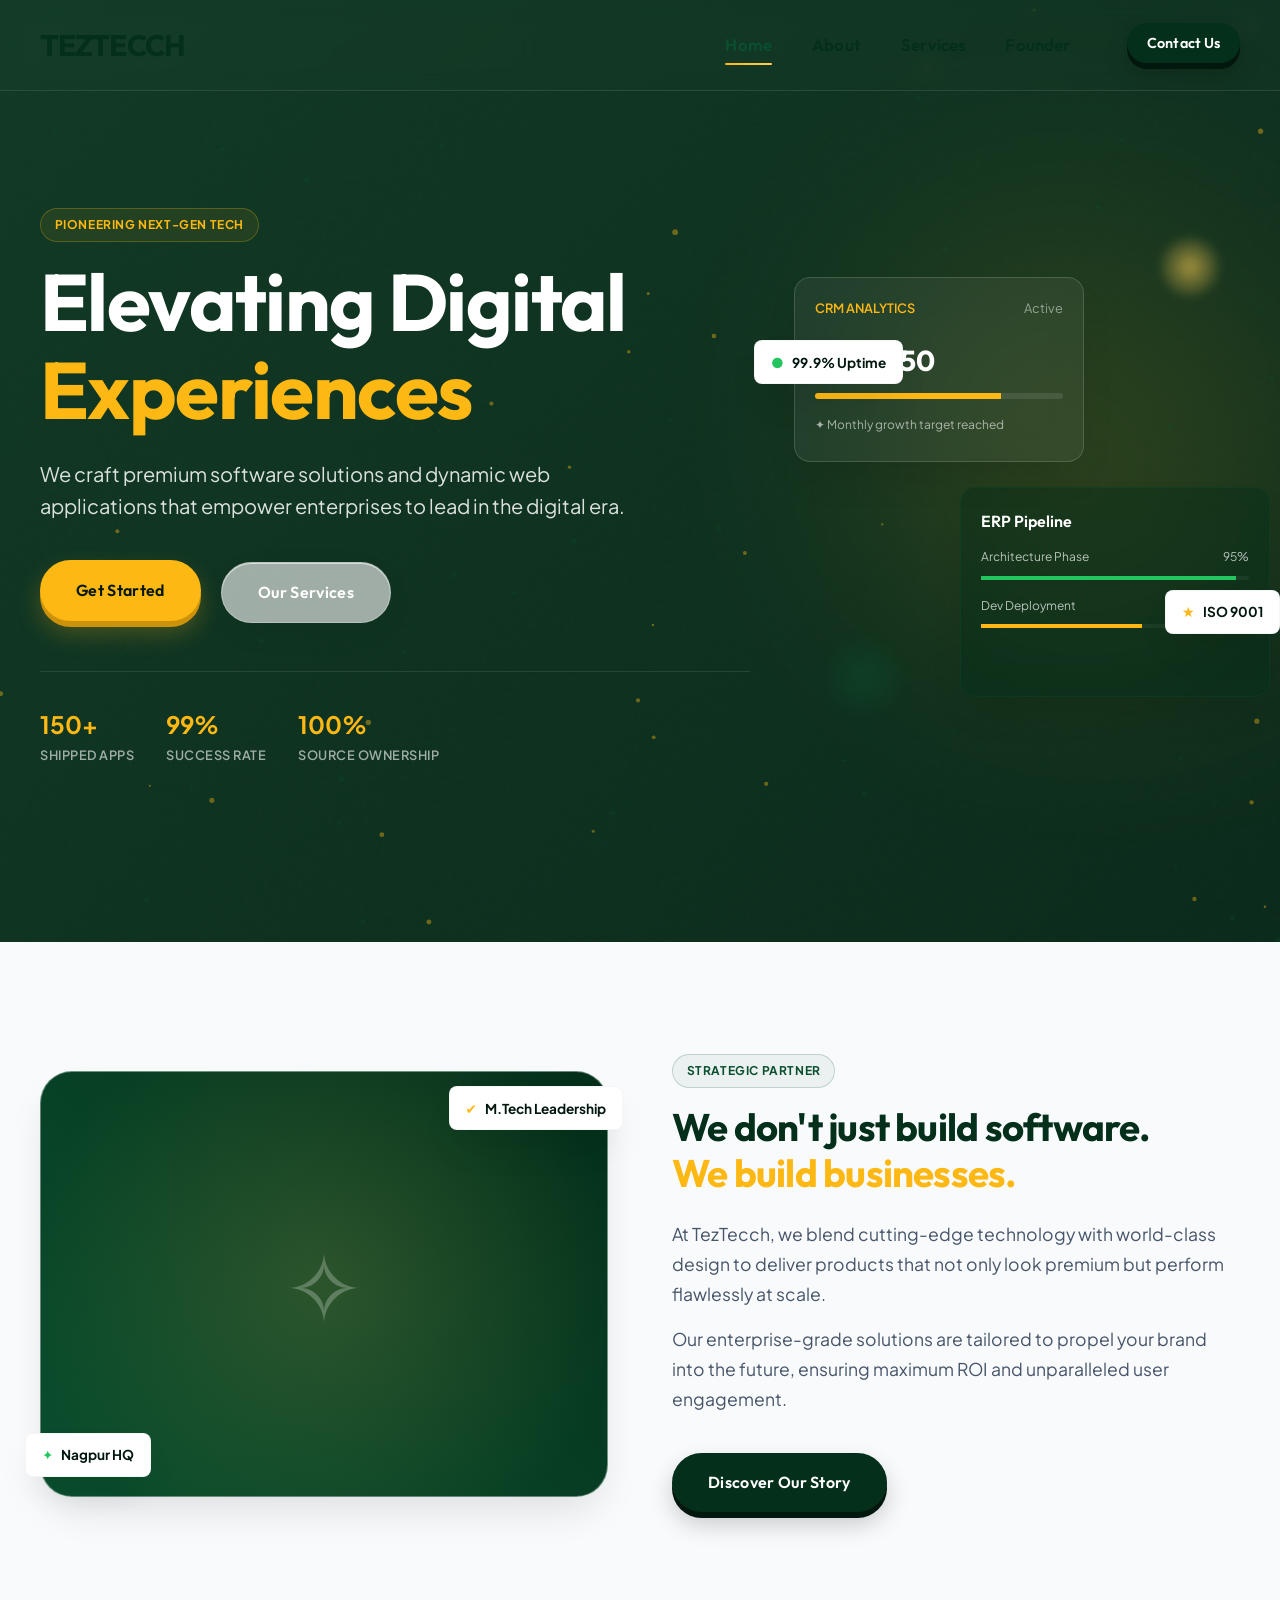
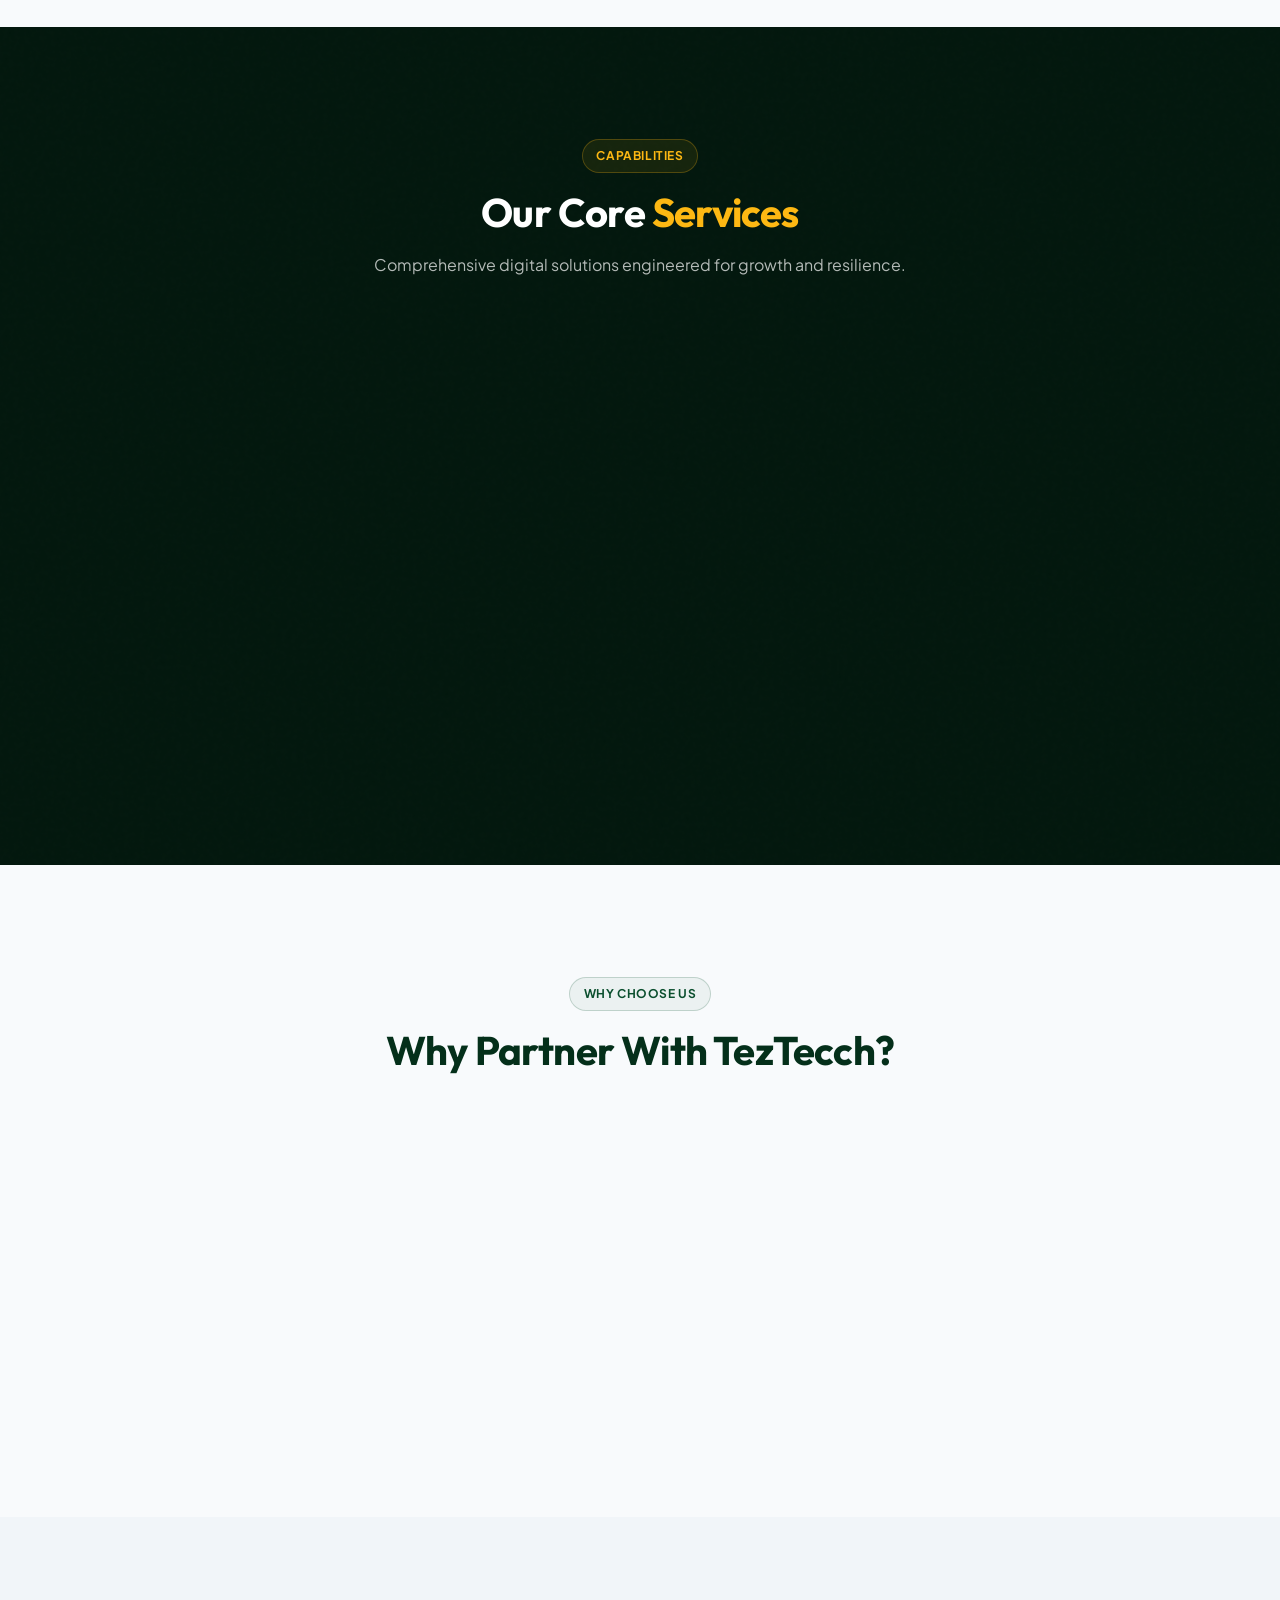
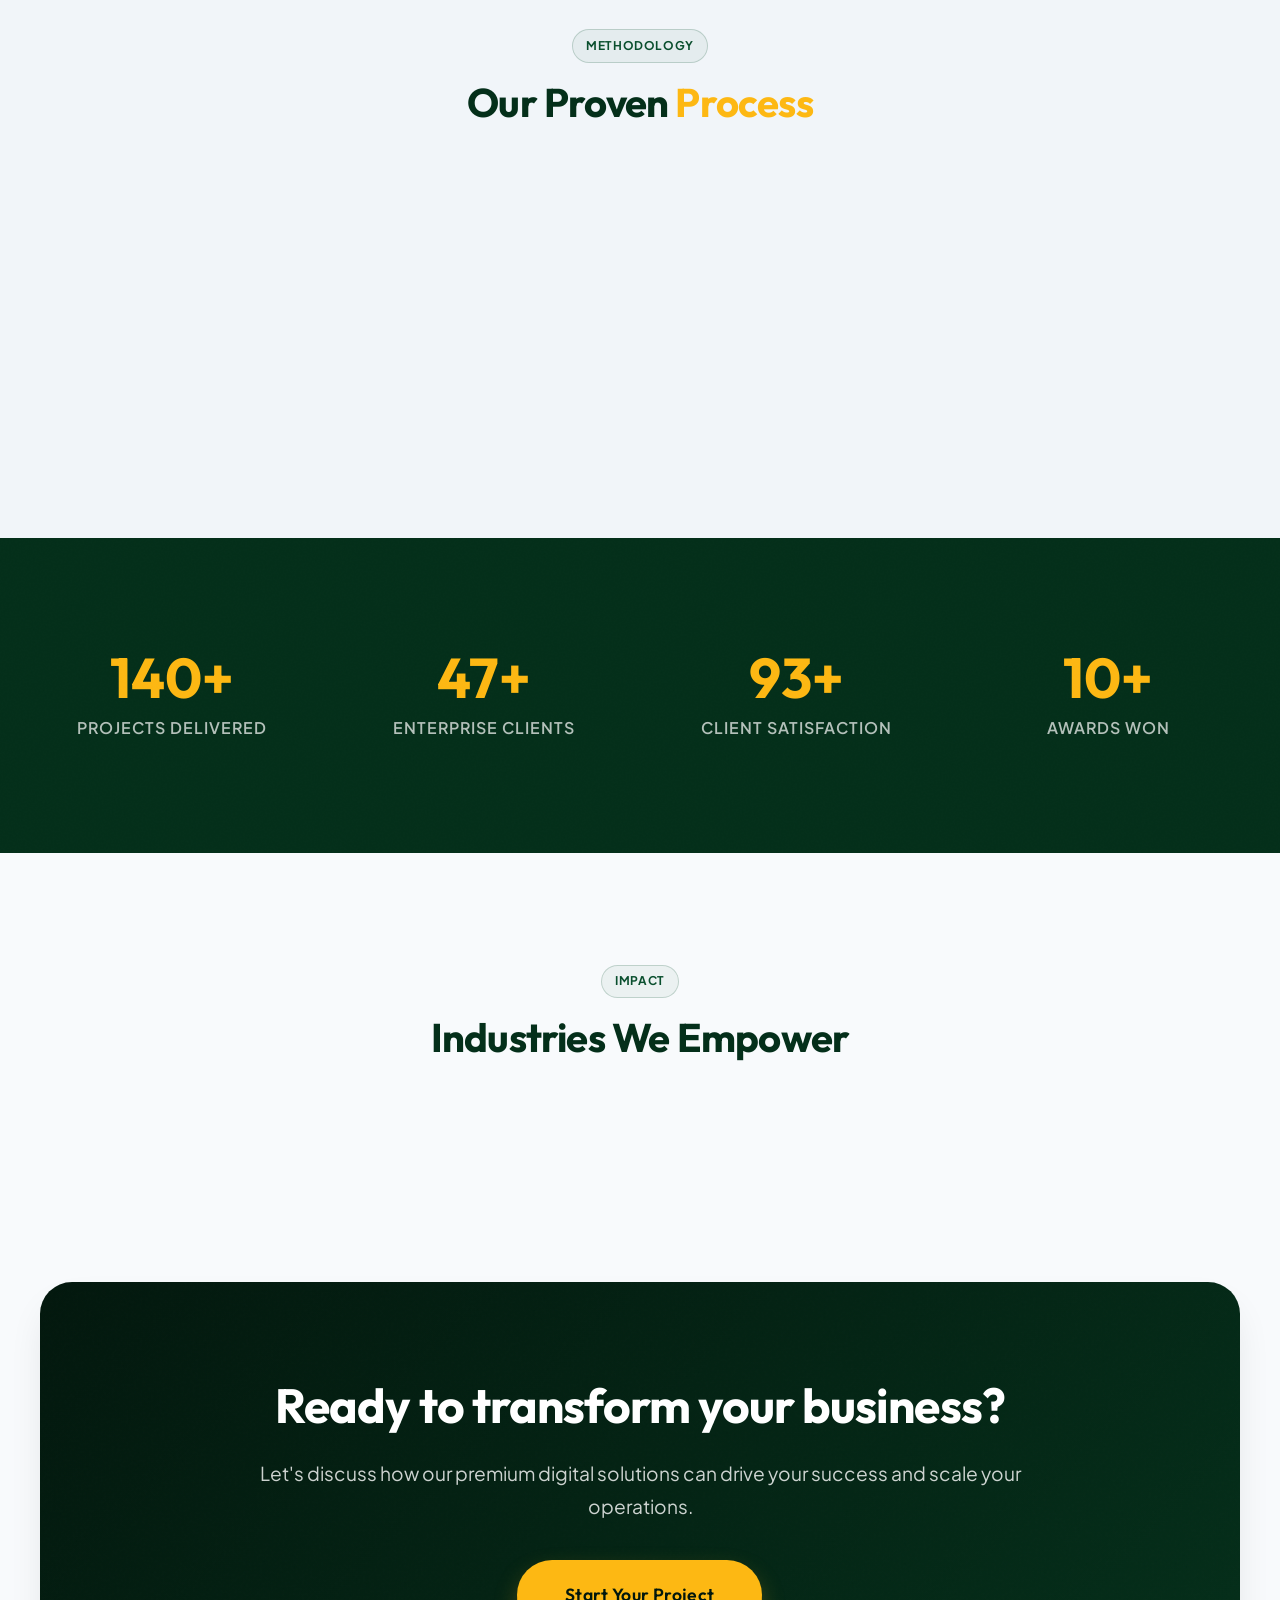
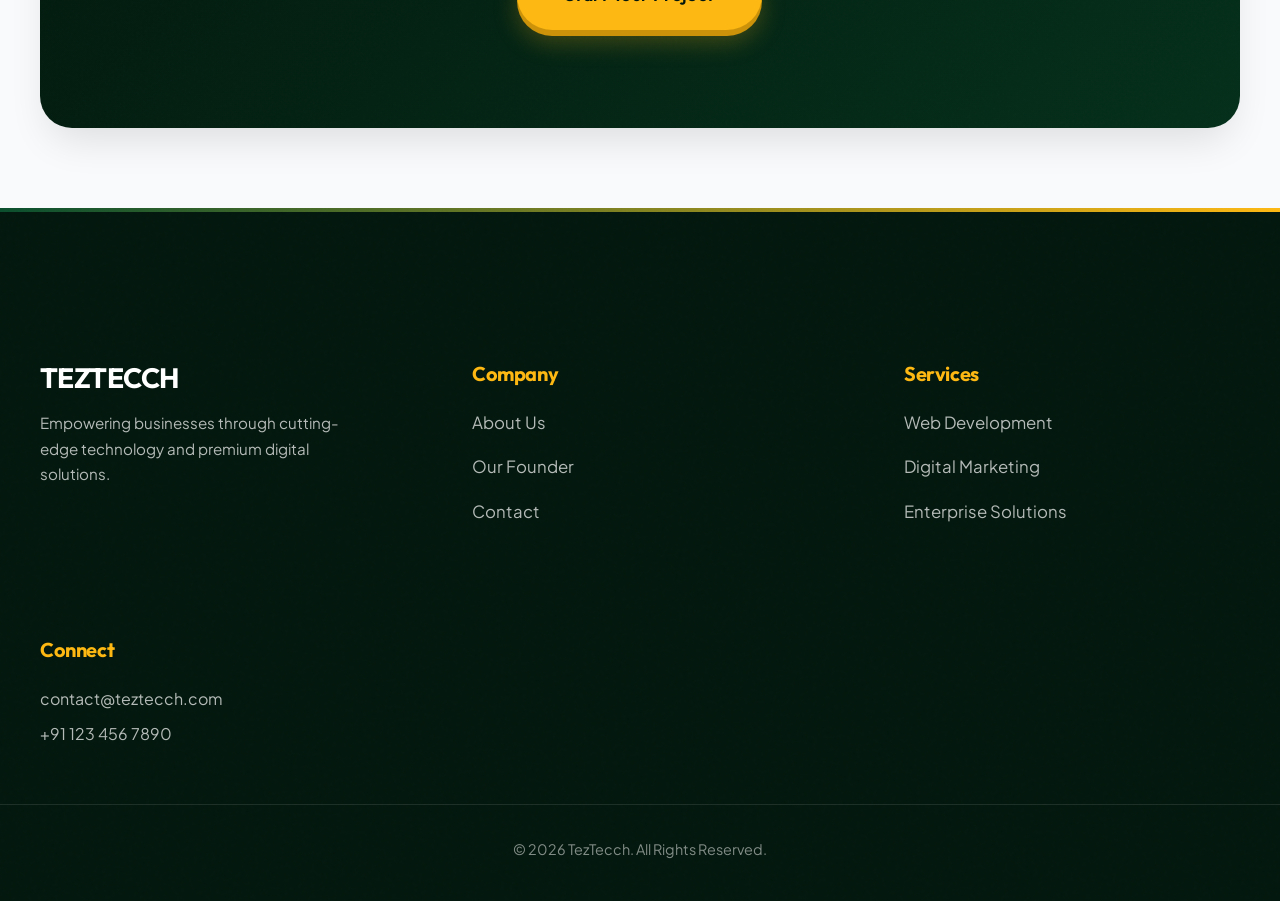
<file: index.html>
<!DOCTYPE html>
<html lang="en">
<head>
    <meta charset="UTF-8">
    <meta name="viewport" content="width=device-width, initial-scale=1.0">
    <title>TezTecch - Home | Premium Digital Solutions</title>
    <meta name="description" content="TezTecch is a leading enterprise software company delivering cutting-edge web development, apps, and digital solutions.">
    <meta property="og:title" content="TezTecch - Home">
    <meta property="og:description" content="TezTecch is a leading enterprise software company delivering cutting-edge web development, apps, and digital solutions.">
    
    <link rel="preconnect" href="https://fonts.googleapis.com">
    <link rel="preconnect" href="https://fonts.gstatic.com" crossorigin>
    
    <link rel="stylesheet" href="css/style.css">
    <link rel="stylesheet" href="css/animations.css">
    <link rel="stylesheet" href="css/responsive.css">
</head>
<body>
    <nav class="navbar" id="navbar">
        <div class="container nav-container">
            <a href="index.html" class="nav-logo" aria-label="TezTecch Home">TezTecch</a>
            
            <ul class="nav-links" id="nav-links">
                <li><a href="index.html" class="nav-link active">Home</a></li>
                <li><a href="about.html" class="nav-link">About</a></li>
                <li><a href="services.html" class="nav-link">Services</a></li>
                <li><a href="founder.html" class="nav-link">Founder</a></li>
                <li><a href="contact.html" class="nav-link btn btn-primary nav-cta btn-shine-sweep btn-glow-primary">Contact Us</a></li>
            </ul>

            <button class="mobile-menu-btn" id="mobile-menu-btn" aria-label="Toggle Menu">
                <span class="bar"></span>
                <span class="bar"></span>
                <span class="bar"></span>
            </button>
        </div>
    </nav>

    <main class="page-content" style="padding-top: 0;">
        <!-- 1. Hero Section -->
        <section class="hero-section aurora-mesh" style="position: relative; overflow: hidden; padding: 13rem 0 11rem; min-height: 100vh; display: flex; align-items: center; color: white;">
            <!-- Canvas Particle Network Overlay -->
            <canvas id="hero-canvas" style="position: absolute; top:0; left:0; width:100%; height:100%; pointer-events: none; z-index: 2;"></canvas>
            
            <!-- Noise texture for premium look -->
            <div class="noise-overlay"></div>
            
            <div class="container" style="position: relative; z-index: 10; display: grid; grid-template-columns: 1.25fr 0.75fr; gap: 4rem; align-items: center;">
                <div>
                    <span data-reveal class="reveal-fade-up badge">Pioneering Next-Gen Tech</span>
                    <h1 data-reveal class="reveal-rotate-in" style="font-size: clamp(3rem, 5vw + 1rem, 5.5rem); color: var(--clr-white); margin-bottom: 1.5rem; line-height: 1.1;">
                        Elevating Digital <br> <span style="color: var(--clr-accent);">Experiences</span>
                    </h1>
                    <p data-reveal class="reveal-fade-up" style="font-size: 1.25rem; margin-bottom: 2.5rem; color: rgba(255,255,255,0.85); max-width: 600px; line-height: 1.6;">
                        We craft premium software solutions and dynamic web applications that empower enterprises to lead in the digital era.
                    </p>
                    <div data-reveal class="reveal-scale-in" style="display: flex; gap: 1.25rem; flex-wrap: wrap; margin-bottom: 3rem;">
                        <a href="contact.html" class="btn btn-accent btn-shine-sweep btn-glow-accent">Get Started</a>
                        <a href="services.html" class="btn btn-glass btn-shine-sweep" style="color: white; border-color: rgba(255,255,255,0.25);">Our Services</a>
                    </div>
                    
                    <!-- Trust Indicators inside Hero -->
                    <div data-reveal class="reveal-fade-up" style="display: flex; gap: 2rem; border-top: 1px solid rgba(255,255,255,0.1); padding-top: 2rem; flex-wrap: wrap;">
                        <div>
                            <div style="font-size: 1.5rem; font-weight: 700; color: var(--clr-accent);">150+</div>
                            <div style="font-size: 0.8rem; color: rgba(255,255,255,0.6); text-transform: uppercase; font-weight: 600; letter-spacing: 0.5px;">Shipped Apps</div>
                        </div>
                        <div>
                            <div style="font-size: 1.5rem; font-weight: 700; color: var(--clr-accent);">99%</div>
                            <div style="font-size: 0.8rem; color: rgba(255,255,255,0.6); text-transform: uppercase; font-weight: 600; letter-spacing: 0.5px;">Success Rate</div>
                        </div>
                        <div>
                            <div style="font-size: 1.5rem; font-weight: 700; color: var(--clr-accent);">100%</div>
                            <div style="font-size: 0.8rem; color: rgba(255,255,255,0.6); text-transform: uppercase; font-weight: 600; letter-spacing: 0.5px;">Source Ownership</div>
                        </div>
                    </div>
                </div>

                <!-- Floating Visual Dashboard mockups -->
                <div class="desktop-only" style="position: relative; height: 420px; display: flex; align-items: center; justify-content: center;">
                    <!-- KPI tags for multi-layer depth -->
                    <div class="kpi-tag" style="top: 15%; left: -60px;"><span style="color: #22c55e;">●</span> 99.9% Uptime</div>
                    <div class="kpi-tag" style="bottom: 15%; right: -40px;"><span style="color: var(--clr-accent);">★</span> ISO 9001</div>

                    <!-- CRM Panel -->
                    <div class="card-glass float-crm" style="position: absolute; width: 290px; height: 185px; top: 0; left: -20px; background: rgba(255,255,255,0.06); border-color: rgba(255,255,255,0.15); z-index: 5; border-radius: var(--radius-md); padding: 1.25rem; box-shadow: var(--shadow-medium);">
                        <div style="display: flex; justify-content: space-between; align-items: center; margin-bottom: 1rem;">
                            <span style="font-size: 0.8rem; text-transform: uppercase; color: var(--clr-accent); font-weight: 600;">CRM Analytics</span>
                            <span style="font-size: 0.8rem; color: rgba(255,255,255,0.5);">Active</span>
                        </div>
                        <div style="font-size: 1.8rem; font-weight: 700; font-family: var(--font-heading); margin-bottom: 0.5rem;">$124,850</div>
                        <div style="width: 100%; height: 6px; background: rgba(255,255,255,0.1); border-radius: 3px; overflow: hidden;">
                            <div style="width: 75%; height: 100%; background: var(--clr-accent);"></div>
                        </div>
                        <p style="font-size: 0.75rem; color: rgba(255,255,255,0.6); margin-top: 1rem;">✦ Monthly growth target reached</p>
                    </div>

                    <!-- ERP Dashboard Card -->
                    <div class="card-glass float-dashboard" style="position: absolute; width: 310px; height: 210px; bottom: 0; right: -30px; background: rgba(4, 47, 26, 0.4); border-color: rgba(10, 79, 46, 0.3); z-index: 4; border-radius: var(--radius-md); padding: 1.25rem; box-shadow: var(--shadow-medium);">
                        <div style="font-family: var(--font-heading); font-size: 1rem; font-weight: 600; margin-bottom: 0.75rem; color: var(--clr-white);">ERP Pipeline</div>
                        <div style="display: flex; flex-direction: column; gap: 0.5rem;">
                            <div style="display: flex; justify-content: space-between; font-size: 0.75rem; color: rgba(255,255,255,0.7);">
                                <span>Architecture Phase</span><span>95%</span>
                            </div>
                            <div style="width: 100%; height: 4px; background: rgba(255,255,255,0.05); border-radius: 2px;">
                                <div style="width: 95%; height: 100%; background: #22c55e;"></div>
                            </div>
                            <div style="display: flex; justify-content: space-between; font-size: 0.75rem; color: rgba(255,255,255,0.7); margin-top: 0.5rem;">
                                <span>Dev Deployment</span><span>60%</span>
                            </div>
                            <div style="width: 100%; height: 4px; background: rgba(255,255,255,0.05); border-radius: 2px;">
                                <div style="width: 60%; height: 100%; background: var(--clr-accent);"></div>
                            </div>
                        </div>
                    </div>

                    <!-- Decorative Floating geometric shapes -->
                    <div class="float-geo" style="position: absolute; top: -40px; right: 20px; width: 60px; height: 60px; background: radial-gradient(circle, var(--clr-accent-light) 0%, transparent 80%); border-radius: 50%; filter: blur(5px); opacity: 0.6;"></div>
                    <div class="float-geo" style="position: absolute; bottom: -20px; left: 10px; width: 80px; height: 80px; background: radial-gradient(circle, var(--clr-primary-light) 0%, transparent 80%); border-radius: 50%; filter: blur(5px); opacity: 0.5; animation-delay: -3s;"></div>
                </div>
            </div>
            
            <div class="animate-float" style="position: absolute; right: -5%; top: 20%; width: 450px; height: 450px; background: linear-gradient(45deg, var(--clr-accent), transparent); border-radius: 50%; filter: blur(120px); opacity: 0.25; pointer-events: none;"></div>
        </section>

        <!-- 2. About Preview -->
        <section class="section" style="position: relative; overflow: hidden; padding: 7rem 0;">
            <div class="container">
                <div style="display: grid; grid-template-columns: repeat(auto-fit, minmax(300px, 1fr)); gap: 4rem; align-items: center;">
                    <div data-reveal class="reveal-fade-left" style="position: relative;">
                        <!-- Overlapping KPI highlights to break layout flat grid -->
                        <div class="kpi-tag" style="top: 15px; right: -15px;"><span style="color: var(--clr-accent);">✔</span> M.Tech Leadership</div>
                        <div class="kpi-tag" style="bottom: 20px; left: -15px;"><span style="color: #22c55e;">✦</span> Nagpur HQ</div>

                        <div class="card-glass about-card" style="aspect-ratio: 4/3; background: linear-gradient(45deg, var(--clr-primary-light), var(--clr-primary)); border-radius: 2rem; position: relative; overflow: hidden; box-shadow: var(--shadow-medium);">
                            <div style="position: absolute; inset: -20%; background: radial-gradient(circle, var(--clr-accent-light) 0%, transparent 60%); opacity: 0.15;"></div>
                            <div style="position: absolute; inset: 0; display: flex; align-items: center; justify-content: center; color: rgba(255,255,255,0.25); font-size: 6rem; font-weight: 300;">✧</div>
                        </div>
                    </div>
                    <div data-reveal class="reveal-fade-right">
                        <span class="badge badge-primary">Strategic Partner</span>
                        <h2 style="margin-bottom: 1.5rem; font-size: clamp(2rem, 3vw, 2.5rem); line-height: 1.2;">We don't just build software.<br><span style="color: var(--clr-accent);">We build businesses.</span></h2>
                        <p style="margin-bottom: 1rem; color: var(--clr-text-muted); font-size: 1.1rem;">
                            At TezTecch, we blend cutting-edge technology with world-class design to deliver products that not only look premium but perform flawlessly at scale.
                        </p>
                        <p style="margin-bottom: 2.5rem; color: var(--clr-text-muted); font-size: 1.1rem;">
                            Our enterprise-grade solutions are tailored to propel your brand into the future, ensuring maximum ROI and unparalleled user engagement.
                        </p>
                        <a href="about.html" class="btn btn-primary btn-shine-sweep btn-glow-primary">Discover Our Story</a>
                    </div>
                </div>
            </div>
        </section>

        <!-- 3. Services -->
        <section class="section" style="background-color: var(--clr-primary-dark); color: white; position: relative; overflow: hidden; padding: 7rem 0;">
            <div class="noise-overlay"></div>
            <div class="container" style="position: relative; z-index: 2;">
                <div style="text-align: center; margin-bottom: 4rem;" data-reveal class="reveal-blur-in">
                    <span class="badge">Capabilities</span>
                    <h2 style="color: white; font-size: 2.5rem;">Our Core <span style="color: var(--clr-accent);">Services</span></h2>
                    <p style="color: rgba(255,255,255,0.7); max-width: 600px; margin: 1rem auto 0;">Comprehensive digital solutions engineered for growth and resilience.</p>
                </div>
                
                <div style="display: grid; grid-template-columns: repeat(auto-fit, minmax(260px, 1fr)); gap: 2rem;" data-reveal-group>
                    <div class="card-glass service-card" style="background: rgba(255,255,255,0.03); border-color: rgba(255,255,255,0.08); padding: 2.5rem;" data-reveal class="reveal-scale-in">
                        <div style="font-size: 2.5rem; margin-bottom: 1rem; color: var(--clr-accent);">💻</div>
                        <h3 style="color: white; margin-bottom: 1rem; font-size: 1.25rem;">Web Development</h3>
                        <p style="color: rgba(255,255,255,0.6); font-size: 0.95rem; margin-bottom: 1.5rem;">Scalable, high-performance web applications built on modern frameworks.</p>
                        <div style="margin-top: auto;">
                            <span class="tech-chip">React</span>
                            <span class="tech-chip">Node.js</span>
                            <span class="tech-chip">PHP</span>
                        </div>
                    </div>
                    <div class="card-glass service-card" style="background: rgba(255,255,255,0.03); border-color: rgba(255,255,255,0.08); padding: 2.5rem;" data-reveal class="reveal-scale-in">
                        <div style="font-size: 2.5rem; margin-bottom: 1rem; color: var(--clr-accent);">📱</div>
                        <h3 style="color: white; margin-bottom: 1rem; font-size: 1.25rem;">Mobile Apps</h3>
                        <p style="color: rgba(255,255,255,0.6); font-size: 0.95rem; margin-bottom: 1.5rem;">Native and cross-platform applications delivering seamless mobile experiences.</p>
                        <div style="margin-top: auto;">
                            <span class="tech-chip">Kotlin</span>
                            <span class="tech-chip">Swift</span>
                            <span class="tech-chip">Flutter</span>
                        </div>
                    </div>
                    <div class="card-glass service-card" style="background: rgba(255,255,255,0.03); border-color: rgba(255,255,255,0.08); padding: 2.5rem;" data-reveal class="reveal-scale-in">
                        <div style="font-size: 2.5rem; margin-bottom: 1rem; color: var(--clr-accent);">🎨</div>
                        <h3 style="color: white; margin-bottom: 1rem; font-size: 1.25rem;">UI/UX Design</h3>
                        <p style="color: rgba(255,255,255,0.6); font-size: 0.95rem; margin-bottom: 1.5rem;">Intuitive, beautiful interfaces designed with the user journey at the core.</p>
                        <div style="margin-top: auto;">
                            <span class="tech-chip">Figma</span>
                            <span class="tech-chip">Prototyping</span>
                            <span class="tech-chip">Research</span>
                        </div>
                    </div>
                    <div class="card-glass service-card" style="background: rgba(255,255,255,0.03); border-color: rgba(255,255,255,0.08); padding: 2.5rem;" data-reveal class="reveal-scale-in">
                        <div style="font-size: 2.5rem; margin-bottom: 1rem; color: var(--clr-accent);">🚀</div>
                        <h3 style="color: white; margin-bottom: 1rem; font-size: 1.25rem;">Digital Marketing</h3>
                        <p style="color: rgba(255,255,255,0.6); font-size: 0.95rem; margin-bottom: 1.5rem;">Data-driven strategies to amplify your reach and dominate your market.</p>
                        <div style="margin-top: auto;">
                            <span class="tech-chip">SEO</span>
                            <span class="tech-chip">Analytics</span>
                            <span class="tech-chip">Campaigns</span>
                        </div>
                    </div>
                </div>
            </div>
        </section>

        <!-- 4. Why Choose Us -->
        <section class="section" style="padding: 7rem 0;">
            <div class="container">
                <div style="text-align: center; margin-bottom: 4rem;" data-reveal class="reveal-blur-in">
                    <span class="badge badge-primary">Why Choose Us</span>
                    <h2 style="font-size: 2.5rem;">Why Partner With <span class="text-primary">TezTecch?</span></h2>
                </div>
                <div style="display: grid; grid-template-columns: repeat(auto-fit, minmax(250px, 1fr)); gap: 3rem;" data-reveal-group>
                    <div class="card hover-lift about-card" style="text-align: center; padding: 2.5rem var(--spacing-md); background: var(--clr-surface); border-radius: var(--radius-md);" data-reveal class="reveal-fade-up">
                        <div style="width: 80px; height: 80px; background: #f8fafc; border-radius: 50%; display: flex; align-items: center; justify-content: center; margin: 0 auto 1.5rem; box-shadow: var(--shadow-soft); font-size: 2rem;">🏆</div>
                        <h4 style="margin-bottom: 0.5rem; color: var(--clr-primary); font-size: 1.2rem;">Award-Winning Quality</h4>
                        <p style="color: var(--clr-text-muted); font-size: 0.95rem;">We consistently deliver excellence that exceeds industry standards.</p>
                    </div>
                    <div class="card hover-lift about-card" style="text-align: center; padding: 2.5rem var(--spacing-md); background: var(--clr-surface); border-radius: var(--radius-md);" data-reveal class="reveal-fade-up">
                        <div style="width: 80px; height: 80px; background: #f8fafc; border-radius: 50%; display: flex; align-items: center; justify-content: center; margin: 0 auto 1.5rem; box-shadow: var(--shadow-soft); font-size: 2rem;">⚡</div>
                        <h4 style="margin-bottom: 0.5rem; color: var(--clr-primary); font-size: 1.2rem;">Agile Delivery</h4>
                        <p style="color: var(--clr-text-muted); font-size: 0.95rem;">Rapid prototyping and iterative development for faster time-to-market.</p>
                    </div>
                    <div class="card hover-lift about-card" style="text-align: center; padding: 2.5rem var(--spacing-md); background: var(--clr-surface); border-radius: var(--radius-md);" data-reveal class="reveal-fade-up">
                        <div style="width: 80px; height: 80px; background: #f8fafc; border-radius: 50%; display: flex; align-items: center; justify-content: center; margin: 0 auto 1.5rem; box-shadow: var(--shadow-soft); font-size: 2rem;">🔒</div>
                        <h4 style="margin-bottom: 0.5rem; color: var(--clr-primary); font-size: 1.2rem;">Enterprise Security</h4>
                        <p style="color: var(--clr-text-muted); font-size: 0.95rem;">Bank-grade security protocols built into every layer of our applications.</p>
                    </div>
                </div>
            </div>
        </section>

        <!-- 5. Development Process -->
        <section class="section" style="background-color: #f1f5f9; padding: 7rem 0; position: relative;">
            <div class="container">
                <div style="text-align: center; margin-bottom: 4rem;" data-reveal class="reveal-blur-in">
                    <span class="badge badge-primary">Methodology</span>
                    <h2 style="font-size: 2.5rem;">Our Proven <span class="text-accent">Process</span></h2>
                </div>
                <div style="display: flex; flex-wrap: wrap; justify-content: center; gap: 2rem;" data-reveal-group>
                    <div class="card hover-lift about-card" style="flex: 1; min-width: 220px; text-align: center; background: var(--clr-surface); border-radius: var(--radius-md); padding: var(--spacing-lg) var(--spacing-md);" data-reveal class="reveal-fade-up">
                        <div style="font-family: var(--font-heading); font-size: 4rem; color: var(--clr-accent); font-weight: 700; opacity: 0.2; line-height: 1; margin-bottom: 1rem;">01</div>
                        <h4 style="margin-bottom: 0.5rem; color: var(--clr-primary);">Discovery</h4>
                        <p style="font-size: 0.9rem; color: var(--clr-text-muted);">Understanding your goals and requirements deeply.</p>
                    </div>
                    <div class="card hover-lift about-card" style="flex: 1; min-width: 220px; text-align: center; background: var(--clr-surface); border-radius: var(--radius-md); padding: var(--spacing-lg) var(--spacing-md);" data-reveal class="reveal-fade-up">
                        <div style="font-family: var(--font-heading); font-size: 4rem; color: var(--clr-accent); font-weight: 700; opacity: 0.2; line-height: 1; margin-bottom: 1rem;">02</div>
                        <h4 style="margin-bottom: 0.5rem; color: var(--clr-primary);">Design</h4>
                        <p style="font-size: 0.9rem; color: var(--clr-text-muted);">Crafting intuitive user journeys and stunning visuals.</p>
                    </div>
                    <div class="card hover-lift about-card" style="flex: 1; min-width: 220px; text-align: center; background: var(--clr-surface); border-radius: var(--radius-md); padding: var(--spacing-lg) var(--spacing-md);" data-reveal class="reveal-fade-up">
                        <div style="font-family: var(--font-heading); font-size: 4rem; color: var(--clr-accent); font-weight: 700; opacity: 0.2; line-height: 1; margin-bottom: 1rem;">03</div>
                        <h4 style="margin-bottom: 0.5rem; color: var(--clr-primary);">Development</h4>
                        <p style="font-size: 0.9rem; color: var(--clr-text-muted);">Building scalable, robust, and secure architectures.</p>
                    </div>
                    <div class="card hover-lift about-card" style="flex: 1; min-width: 220px; text-align: center; background: var(--clr-surface); border-radius: var(--radius-md); padding: var(--spacing-lg) var(--spacing-md);" data-reveal class="reveal-fade-up">
                        <div style="font-family: var(--font-heading); font-size: 4rem; color: var(--clr-accent); font-weight: 700; opacity: 0.2; line-height: 1; margin-bottom: 1rem;">04</div>
                        <h4 style="margin-bottom: 0.5rem; color: var(--clr-primary);">Deployment</h4>
                        <p style="font-size: 0.9rem; color: var(--clr-text-muted);">Launching your product and providing ongoing support.</p>
                    </div>
                </div>
            </div>
        </section>

        <!-- 6. Statistics -->
        <section class="section" style="background: var(--clr-primary); color: white; position: relative; overflow: hidden; padding: 7rem 0;">
            <div class="noise-overlay"></div>
            <div class="container">
                <div style="display: grid; grid-template-columns: repeat(auto-fit, minmax(200px, 1fr)); gap: 3rem; text-align: center;" data-reveal-group>
                    <div data-reveal class="reveal-scale-in">
                        <div class="stat-number" data-target="150" style="font-size: 3.5rem; font-weight: 700; font-family: var(--font-heading); color: var(--clr-accent); margin-bottom: 0.5rem; transition: text-shadow 0.3s ease;">0+</div>
                        <div style="font-size: 1rem; color: rgba(255,255,255,0.7); text-transform: uppercase; letter-spacing: 1px; font-weight: 600;">Projects Delivered</div>
                    </div>
                    <div data-reveal class="reveal-scale-in">
                        <div class="stat-number" data-target="50" style="font-size: 3.5rem; font-weight: 700; font-family: var(--font-heading); color: var(--clr-accent); margin-bottom: 0.5rem; transition: text-shadow 0.3s ease;">0+</div>
                        <div style="font-size: 1rem; color: rgba(255,255,255,0.7); text-transform: uppercase; letter-spacing: 1px; font-weight: 600;">Enterprise Clients</div>
                    </div>
                    <div data-reveal class="reveal-scale-in">
                        <div class="stat-number" data-target="99" style="font-size: 3.5rem; font-weight: 700; font-family: var(--font-heading); color: var(--clr-accent); margin-bottom: 0.5rem; transition: text-shadow 0.3s ease;">0%</div>
                        <div style="font-size: 1rem; color: rgba(255,255,255,0.7); text-transform: uppercase; letter-spacing: 1px; font-weight: 600;">Client Satisfaction</div>
                    </div>
                    <div data-reveal class="reveal-scale-in">
                        <div class="stat-number" data-target="10" style="font-size: 3.5rem; font-weight: 700; font-family: var(--font-heading); color: var(--clr-accent); margin-bottom: 0.5rem; transition: text-shadow 0.3s ease;">0+</div>
                        <div style="font-size: 1rem; color: rgba(255,255,255,0.7); text-transform: uppercase; letter-spacing: 1px; font-weight: 600;">Awards Won</div>
                    </div>
                </div>
            </div>
        </section>

        <!-- 7. Industries -->
        <section class="section" style="padding: 7rem 0;">
            <div class="container" style="text-align: center;">
                <span class="badge badge-primary">Impact</span>
                <h2 style="margin-bottom: 3rem; font-size: 2.5rem;" data-reveal class="reveal-blur-in">Industries We <span class="text-primary">Empower</span></h2>
                <div style="display: flex; flex-wrap: wrap; justify-content: center; gap: 1rem;" data-reveal-group>
                    <div class="card-glass hover-lift" style="padding: 1rem 2rem; border-radius: var(--radius-pill); font-weight: 600;" data-reveal class="reveal-scale-in">🏥 Healthcare</div>
                    <div class="card-glass hover-lift" style="padding: 1rem 2rem; border-radius: var(--radius-pill); font-weight: 600;" data-reveal class="reveal-scale-in">💳 FinTech</div>
                    <div class="card-glass hover-lift" style="padding: 1rem 2rem; border-radius: var(--radius-pill); font-weight: 600;" data-reveal class="reveal-scale-in">🛒 E-Commerce</div>
                    <div class="card-glass hover-lift" style="padding: 1rem 2rem; border-radius: var(--radius-pill); font-weight: 600;" data-reveal class="reveal-scale-in">🏢 Real Estate</div>
                    <div class="card-glass hover-lift" style="padding: 1rem 2rem; border-radius: var(--radius-pill); font-weight: 600;" data-reveal class="reveal-scale-in">🎓 Education</div>
                    <div class="card-glass hover-lift" style="padding: 1rem 2rem; border-radius: var(--radius-pill); font-weight: 600;" data-reveal class="reveal-scale-in">🏭 Manufacturing</div>
                </div>
            </div>
        </section>

        <!-- 8. CTA -->
        <section class="section" style="padding-top: 0; padding-bottom: 5rem;">
            <div class="container">
                <div class="card-glass" style="background: linear-gradient(135deg, var(--clr-primary-dark), var(--clr-primary)); color: white; text-align: center; border-radius: 2rem; padding: 6rem 2rem; border: none; box-shadow: var(--shadow-medium); position: relative; overflow: hidden;">
                    <div class="noise-overlay"></div>
                    <div style="max-width: 800px; margin: 0 auto; position: relative; z-index: 10;">
                        <h2 style="color: white; font-size: clamp(2rem, 4vw, 3rem); margin-bottom: 1.5rem;" data-reveal class="reveal-rotate-in">Ready to transform your business?</h2>
                        <p style="font-size: 1.2rem; color: rgba(255,255,255,0.8); margin-bottom: 2.5rem;" data-reveal class="reveal-fade-up">Let's discuss how our premium digital solutions can drive your success and scale your operations.</p>
                        <div data-reveal class="reveal-scale-in">
                            <a href="contact.html" class="btn btn-accent btn-shine-sweep btn-glow-accent" style="font-size: 1.1rem; padding: 1.25rem 3rem;">Start Your Project</a>
                        </div>
                    </div>
                </div>
            </div>
        </section>
    </main>

    <footer class="footer" style="position: relative; overflow: hidden;">
        <div class="noise-overlay"></div>
        <div class="container footer-grid" style="position: relative; z-index: 2;">
            <div class="footer-col">
                <h3 class="footer-logo">TezTecch</h3>
                <p style="color: rgba(255,255,255,0.7); margin-top: 1rem; font-size: 0.95rem;">
                    Empowering businesses through cutting-edge technology and premium digital solutions.
                </p>
            </div>
            <div class="footer-col">
                <h4 class="footer-heading">Company</h4>
                <a href="about.html" class="footer-link">About Us</a><br>
                <a href="founder.html" class="footer-link">Our Founder</a><br>
                <a href="contact.html" class="footer-link">Contact</a>
            </div>
            <div class="footer-col">
                <h4 class="footer-heading">Services</h4>
                <a href="services.html" class="footer-link">Web Development</a><br>
                <a href="services.html" class="footer-link">Digital Marketing</a><br>
                <a href="services.html" class="footer-link">Enterprise Solutions</a>
            </div>
            <div class="footer-col">
                <h4 class="footer-heading">Connect</h4>
                <p class="footer-contact">contact@teztecch.com</p>
                <p class="footer-contact">+91 123 456 7890</p>
            </div>
        </div>
        <div class="container footer-bottom" style="position: relative; z-index: 2;">
            <p class="footer-copyright">&copy; 2026 TezTecch. All Rights Reserved.</p>
        </div>
    </footer>

    <script src="js/particles.js" defer></script>
    <script src="js/animations.js" defer></script>
    <script src="js/main.js" defer></script>
</body>
</html>
</file>
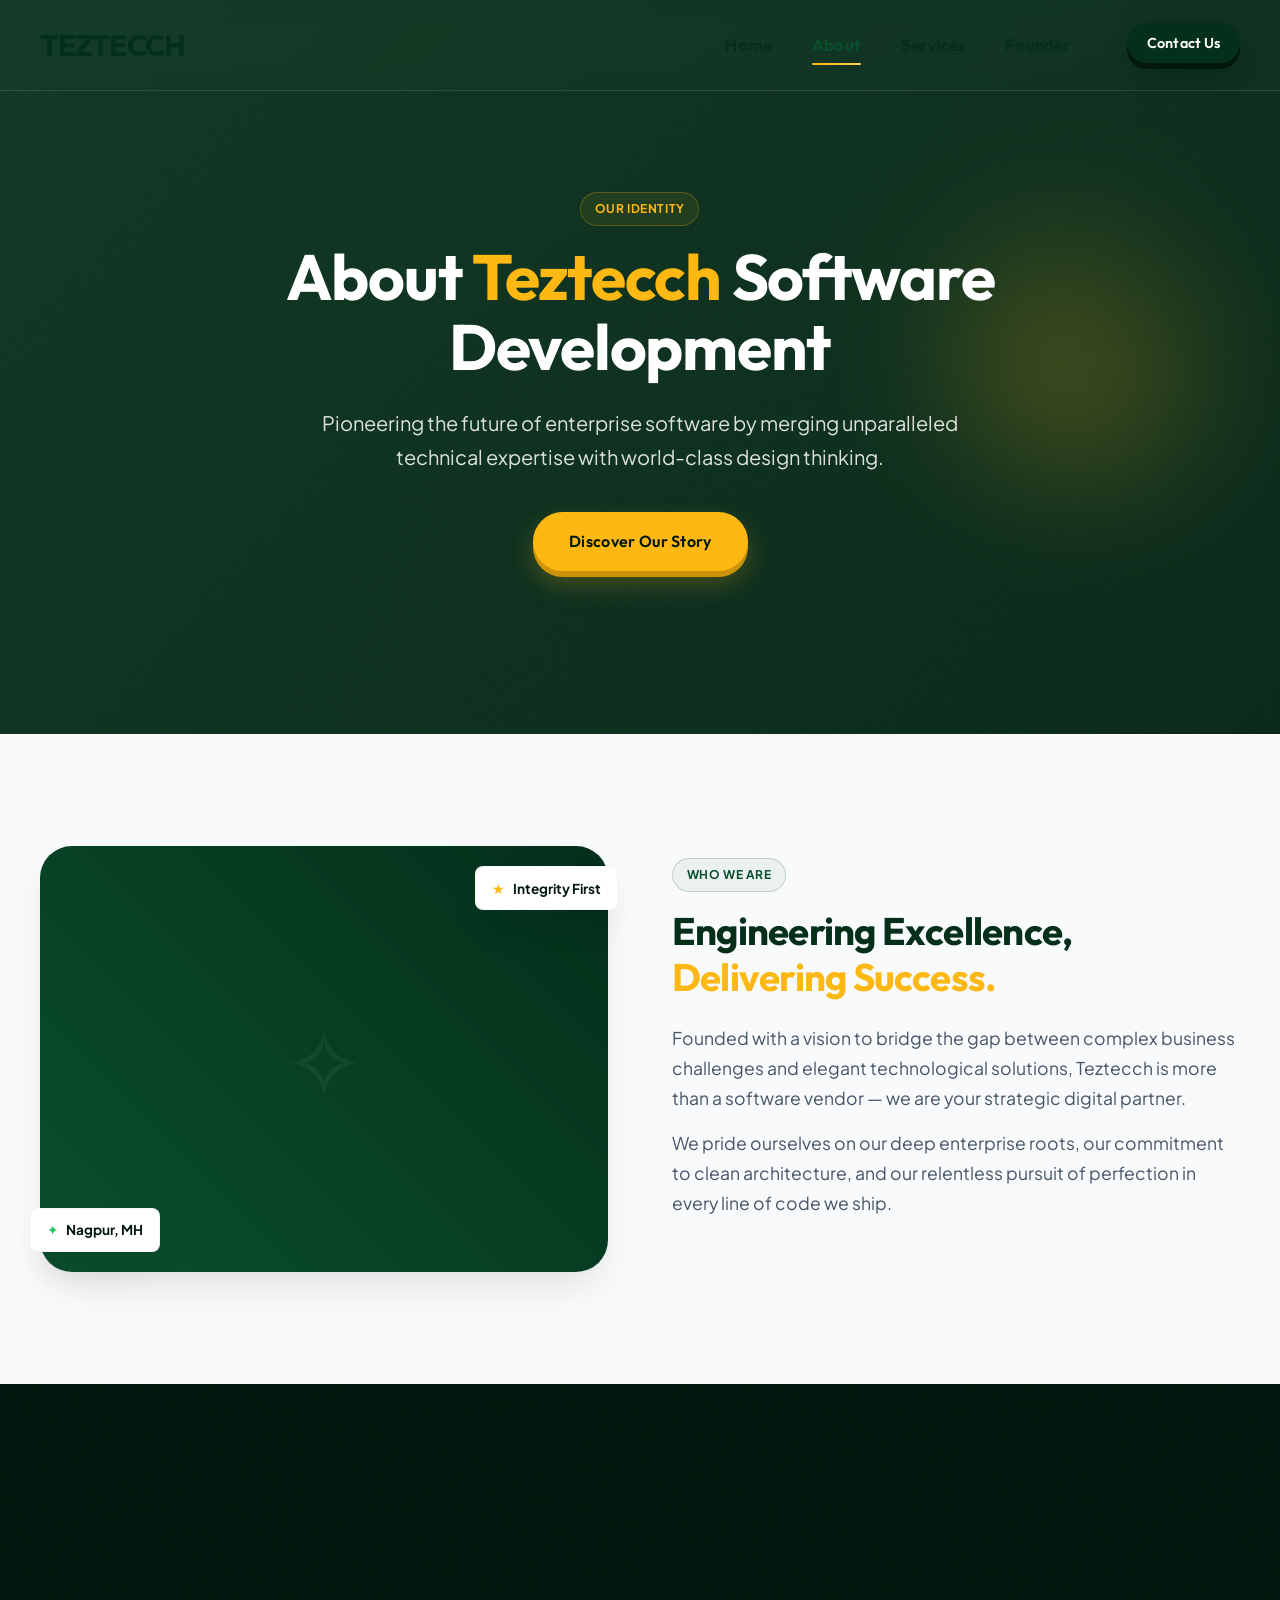
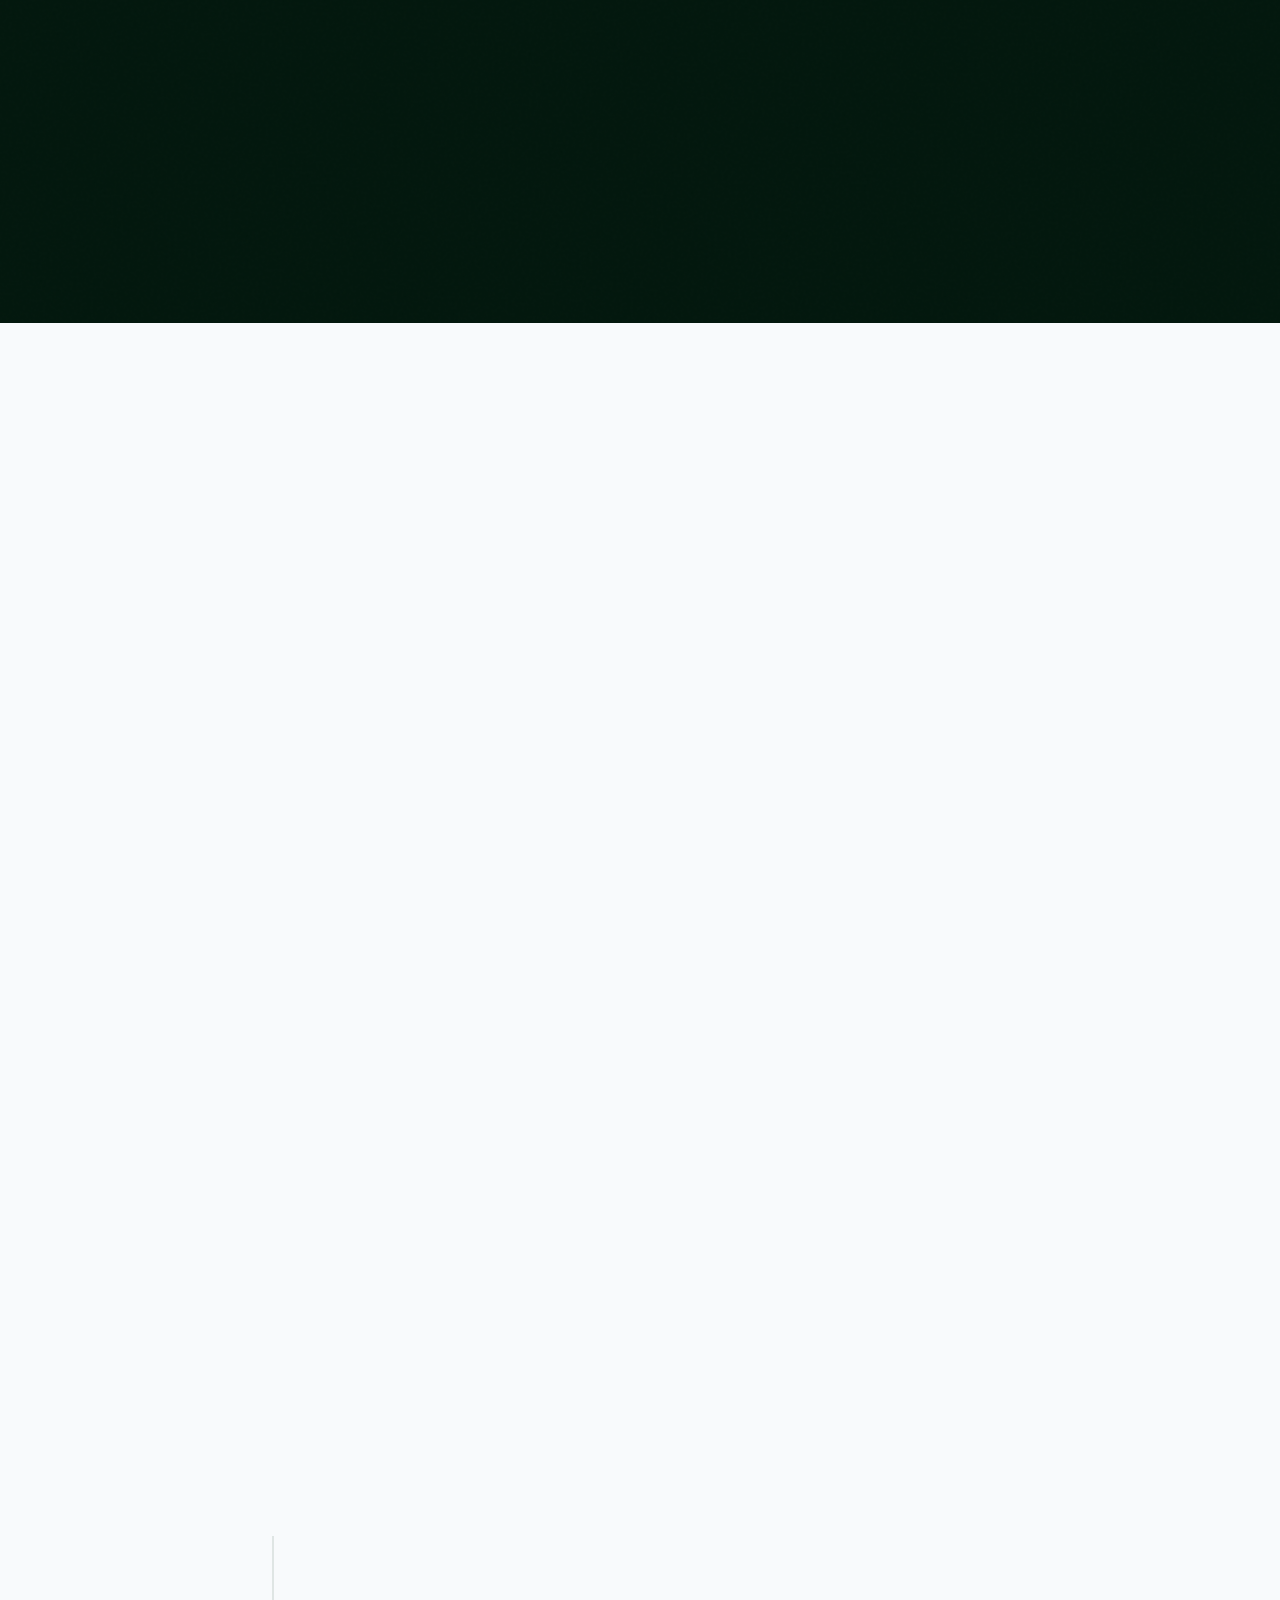
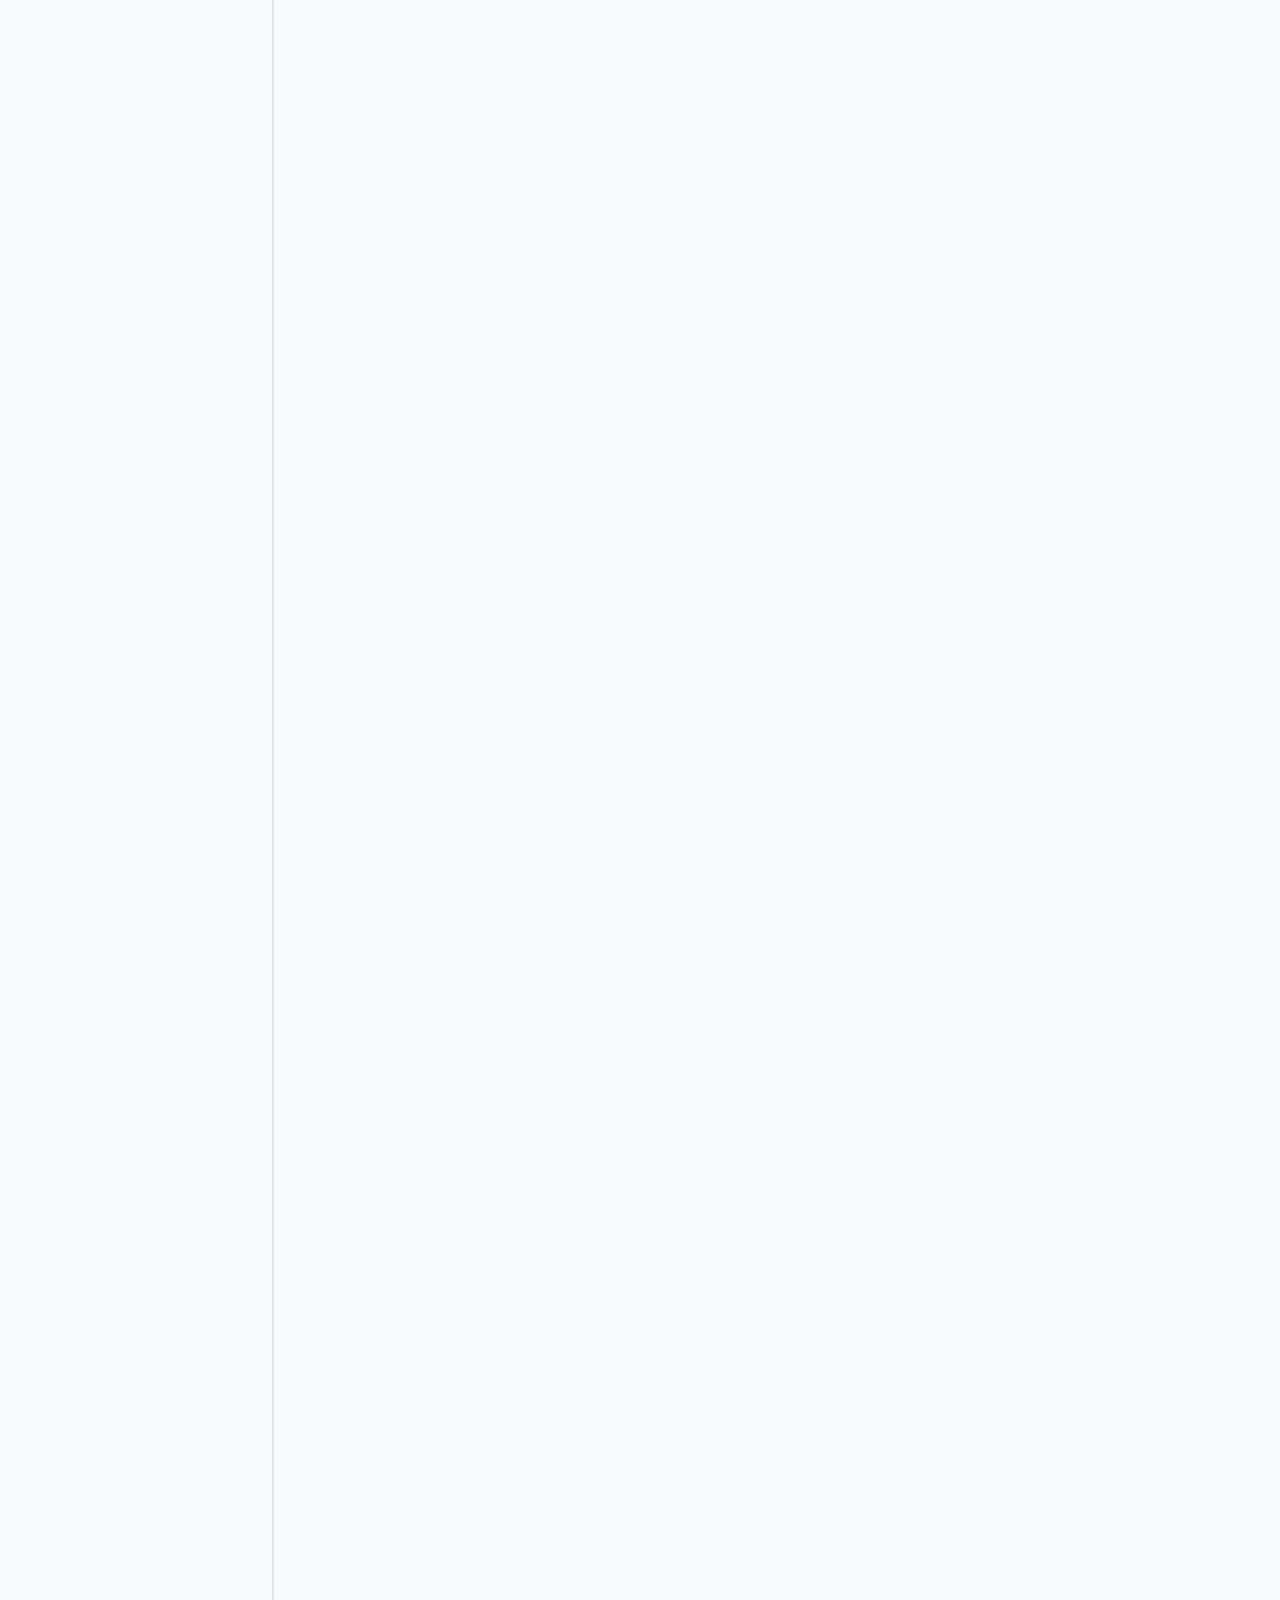
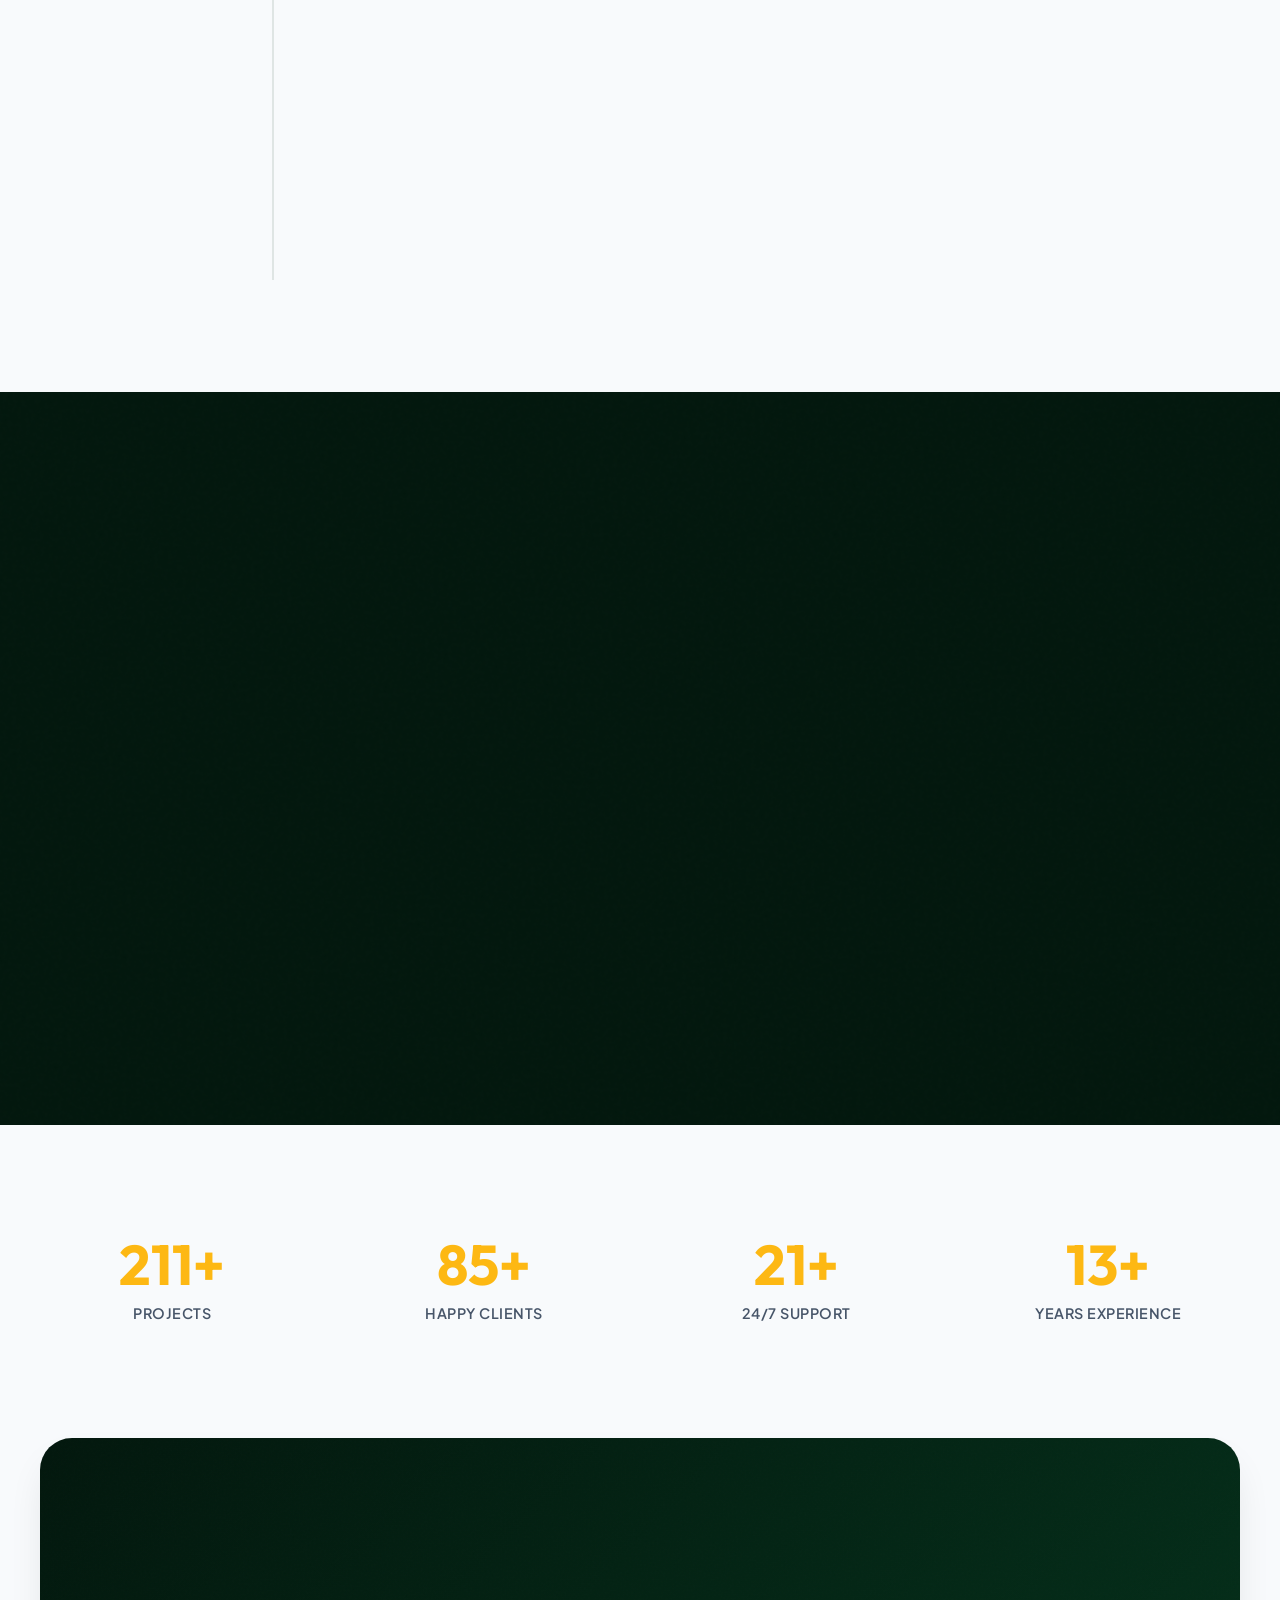
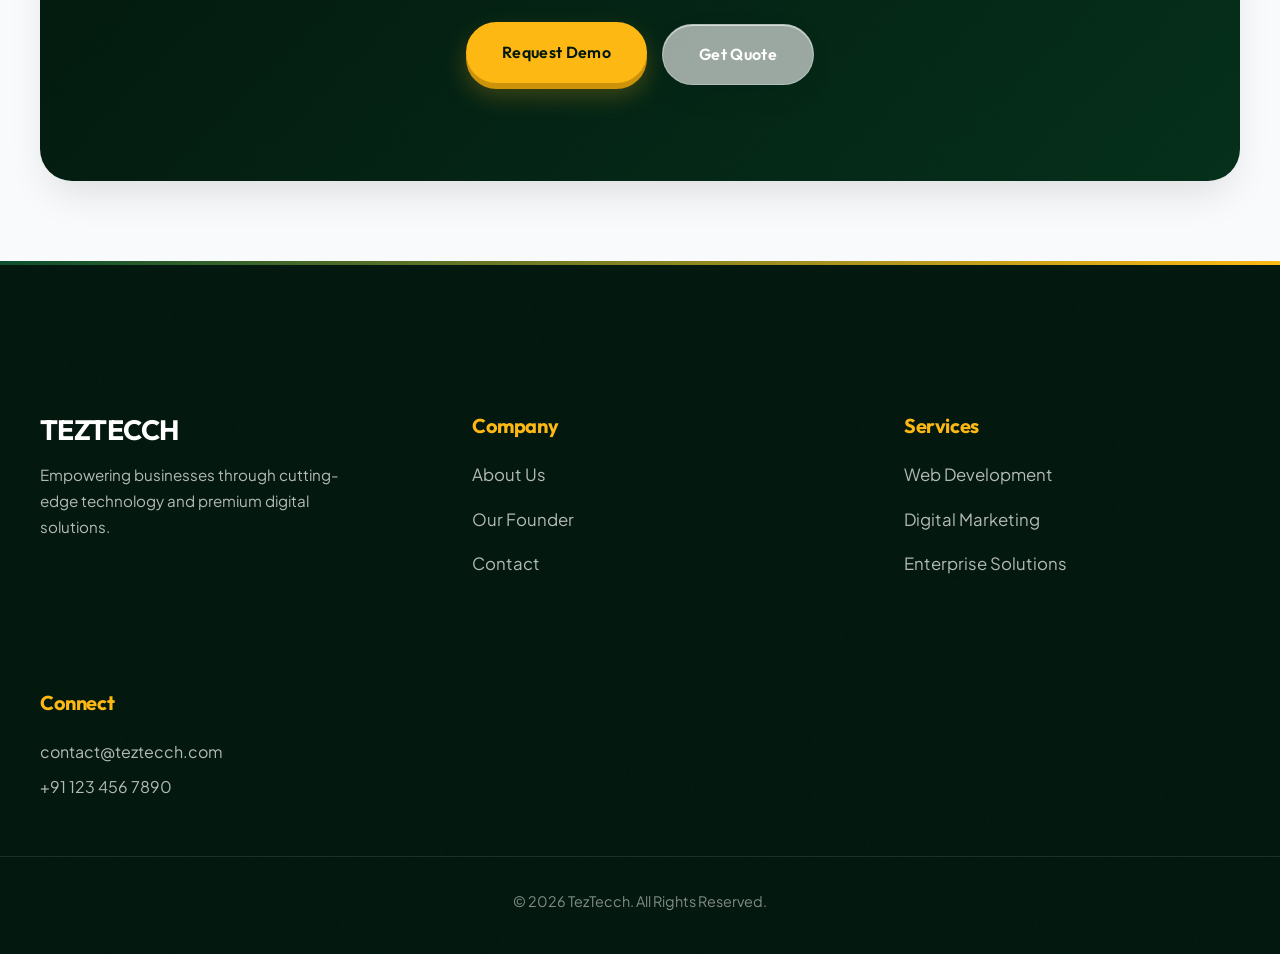
<file: about.html>
<!DOCTYPE html>
<html lang="en">
<head>
    <meta charset="UTF-8">
    <meta name="viewport" content="width=device-width, initial-scale=1.0">
    <title>TezTecch - About Us | Our Story</title>
    <meta name="description" content="Discover the story behind TezTecch, our core values, and why leading businesses trust us for their enterprise software needs.">
    <meta property="og:title" content="TezTecch - About Us">
    <meta property="og:description" content="Discover the story behind TezTecch, our core values, and why leading businesses trust us.">
    
    <link rel="preconnect" href="https://fonts.googleapis.com">
    <link rel="preconnect" href="https://fonts.gstatic.com" crossorigin>
    
    <link rel="stylesheet" href="css/style.css">
    <link rel="stylesheet" href="css/animations.css">
    <link rel="stylesheet" href="css/responsive.css">
</head>
<body>
    <nav class="navbar" id="navbar">
        <div class="container nav-container">
            <a href="index.html" class="nav-logo" aria-label="TezTecch Home">TezTecch</a>
            
            <ul class="nav-links" id="nav-links">
                <li><a href="index.html" class="nav-link">Home</a></li>
                <li><a href="about.html" class="nav-link active">About</a></li>
                <li><a href="services.html" class="nav-link">Services</a></li>
                <li><a href="founder.html" class="nav-link">Founder</a></li>
                <li><a href="contact.html" class="nav-link btn btn-primary nav-cta btn-shine-sweep btn-glow-primary">Contact Us</a></li>
            </ul>

            <button class="mobile-menu-btn" id="mobile-menu-btn" aria-label="Toggle Menu">
                <span class="bar"></span>
                <span class="bar"></span>
                <span class="bar"></span>
            </button>
        </div>
    </nav>

    <main class="page-content pt-0">
        <!-- 1. Hero Section -->
        <section class="relative overflow-hidden py-hero min-h-90vh flex-center bg-gradient-hero text-white aurora-mesh" style="position: relative; overflow: hidden; padding: 12rem 0 10rem; min-height: 80vh; display: flex; align-items: center;">
            <div class="noise-overlay"></div>
            <div class="container relative z-10 text-center">
                <div class="max-w-900" style="margin: 0 auto;">
                    <span data-reveal class="reveal-fade-up badge">Our Identity</span>
                    <h1 data-reveal class="reveal-rotate-in text-hero mb-md text-white" style="font-size: clamp(3rem, 5vw, 4.5rem); margin-bottom: 1.5rem;">
                        About <span class="text-accent">Teztecch</span> Software Development
                    </h1>
                    <p data-reveal class="reveal-fade-up text-lead text-muted-light mb-xl" style="font-size: 1.25rem; margin-bottom: 2.5rem; color: rgba(255,255,255,0.85); max-width: 700px; margin-left: auto; margin-right: auto;">
                        Pioneering the future of enterprise software by merging unparalleled technical expertise with world-class design thinking.
                    </p>
                    <div data-reveal class="reveal-scale-in flex-center gap-md">
                        <a href="#story" class="btn btn-accent btn-shine-sweep btn-glow-accent">Discover Our Story</a>
                    </div>
                </div>
            </div>
            
            <div class="animate-float abstract-sphere" style="position: absolute; right: 5%; top: 30%; width: 250px; height: 250px; background: linear-gradient(45deg, var(--clr-accent), transparent); border-radius: 50%; filter: blur(70px); opacity: 0.4;"></div>
        </section>

        <!-- 2. Company Story -->
        <section id="story" class="section" style="padding: 7rem 0;">
            <div class="container">
                <div class="grid-2" style="display: grid; grid-template-columns: repeat(auto-fit, minmax(300px, 1fr)); gap: 4rem; align-items: center;">
                    <div data-reveal class="reveal-fade-left" style="position: relative;">
                        <!-- Absolute Tag to enrich layout -->
                        <div class="kpi-tag" style="top: 20px; right: -10px;"><span style="color: var(--clr-accent);">★</span> Integrity First</div>
                        <div class="kpi-tag" style="bottom: 20px; left: -10px;"><span style="color: #22c55e;">✦</span> Nagpur, MH</div>

                        <div class="about-illustration flex-center about-card" style="aspect-ratio: 4/3; background: linear-gradient(45deg, var(--clr-primary-light), var(--clr-primary)); border-radius: 2rem; position: relative; overflow: hidden; display: flex; align-items: center; justify-content: center; box-shadow: var(--shadow-medium);">
                            <div class="text-white opacity-20 font-size-6rem" style="font-size: 6rem; color: rgba(255,255,255,0.25);">✧</div>
                        </div>
                    </div>
                    <div data-reveal class="reveal-fade-right">
                        <span class="badge badge-primary">Who We Are</span>
                        <h2 class="text-h2 mb-md" style="margin-bottom: 1.5rem; font-size: clamp(2rem, 3vw, 2.5rem);">Engineering Excellence, <br><span class="text-accent">Delivering Success.</span></h2>
                        <p class="text-lead text-muted mb-md" style="margin-bottom: 1rem; color: var(--clr-text-muted);">
                            Founded with a vision to bridge the gap between complex business challenges and elegant technological solutions, Teztecch is more than a software vendor — we are your strategic digital partner.
                        </p>
                        <p class="text-lead text-muted mb-lg" style="color: var(--clr-text-muted);">
                            We pride ourselves on our deep enterprise roots, our commitment to clean architecture, and our relentless pursuit of perfection in every line of code we ship.
                        </p>
                    </div>
                </div>
            </div>
        </section>

        <!-- 3. Mission & Vision -->
        <section class="section bg-primary-dark text-white relative overflow-hidden" style="background-color: var(--clr-primary-dark); padding: 7rem 0;">
            <div class="noise-overlay"></div>
            <div class="container relative z-10">
                <div class="grid-2" style="display: grid; grid-template-columns: repeat(auto-fit, minmax(300px, 1fr)); gap: 3rem;" data-reveal-group>
                    <div class="card-glass hover-lift about-card" style="background: rgba(255,255,255,0.03); border-color: rgba(255,255,255,0.08); padding: 2.5rem;" data-reveal class="reveal-scale-in">
                        <div style="display: flex; justify-content: space-between; align-items: center; margin-bottom: 1rem;">
                            <div class="icon-box">🎯</div>
                            <span class="badge">Scale Target</span>
                        </div>
                        <h3 class="text-h3 text-white mb-sm" style="color: white; margin-bottom: 0.75rem;">Our Mission</h3>
                        <p class="text-muted-light text-lead" style="color: rgba(255,255,255,0.7); font-size: 1.05rem;">
                            To empower enterprises worldwide by delivering robust, scalable, and beautifully designed software that solves real-world problems and accelerates digital transformation.
                        </p>
                    </div>
                    <div class="card-glass hover-lift about-card" style="background: rgba(255,255,255,0.03); border-color: rgba(255,255,255,0.08); padding: 2.5rem;" data-reveal class="reveal-scale-in">
                        <div style="display: flex; justify-content: space-between; align-items: center; margin-bottom: 1rem;">
                            <div class="icon-box">👁️</div>
                            <span class="badge">Global Goal</span>
                        </div>
                        <h3 class="text-h3 text-white mb-sm" style="color: white; margin-bottom: 0.75rem;">Our Vision</h3>
                        <p class="text-muted-light text-lead" style="color: rgba(255,255,255,0.7); font-size: 1.05rem;">
                            To be the global gold standard in premium software engineering, known for our uncompromising quality, innovative approaches, and deep commitment to client success.
                        </p>
                    </div>
                </div>
            </div>
        </section>

        <!-- 4. Core Values -->
        <section class="section bg-light" style="background-color: #f8fafc; padding: 7rem 0;">
            <div class="container">
                <div class="text-center mb-xl" data-reveal class="reveal-blur-in" style="text-align: center; margin-bottom: 4rem;">
                    <span class="badge badge-primary">Core Pillars</span>
                    <h2 class="text-h2" style="font-size: 2.5rem;">The Pillars of Our <span class="text-accent">Culture</span></h2>
                </div>
                <div class="grid-3" style="display: grid; grid-template-columns: repeat(auto-fit, minmax(280px, 1fr)); gap: 2rem;" data-reveal-group>
                    <div class="card hover-lift about-card" style="background: var(--clr-surface); border-radius: var(--radius-md); padding: 2.5rem;" data-reveal class="reveal-scale-in">
                        <span class="badge badge-primary" style="font-size: 0.65rem;">Pillar 01</span>
                        <h4 class="text-primary mb-sm" style="color: var(--clr-primary); margin-bottom: 0.5rem; font-size: 1.25rem;">Innovation</h4>
                        <p class="text-muted" style="color: var(--clr-text-muted); font-size: 0.95rem;">Continuously exploring the frontier of technology to bring cutting-edge solutions.</p>
                    </div>
                    <div class="card hover-lift about-card" style="background: var(--clr-surface); border-radius: var(--radius-md); padding: 2.5rem;" data-reveal class="reveal-scale-in">
                        <span class="badge badge-primary" style="font-size: 0.65rem;">Pillar 02</span>
                        <h4 class="text-primary mb-sm" style="color: var(--clr-primary); margin-bottom: 0.5rem; font-size: 1.25rem;">Quality</h4>
                        <p class="text-muted" style="color: var(--clr-text-muted); font-size: 0.95rem;">Uncompromising standards in every pixel designed and every function written.</p>
                    </div>
                    <div class="card hover-lift about-card" style="background: var(--clr-surface); border-radius: var(--radius-md); padding: 2.5rem;" data-reveal class="reveal-scale-in">
                        <span class="badge badge-primary" style="font-size: 0.65rem;">Pillar 03</span>
                        <h4 class="text-primary mb-sm" style="color: var(--clr-primary); margin-bottom: 0.5rem; font-size: 1.25rem;">Reliability</h4>
                        <p class="text-muted" style="color: var(--clr-text-muted); font-size: 0.95rem;">Building highly resilient architectures that businesses can confidently rely on.</p>
                    </div>
                    <div class="card hover-lift about-card" style="background: var(--clr-surface); border-radius: var(--radius-md); padding: 2.5rem;" data-reveal class="reveal-scale-in">
                        <span class="badge badge-primary" style="font-size: 0.65rem;">Pillar 04</span>
                        <h4 class="text-primary mb-sm" style="color: var(--clr-primary); margin-bottom: 0.5rem; font-size: 1.25rem;">Security</h4>
                        <p class="text-muted" style="color: var(--clr-text-muted); font-size: 0.95rem;">Embedding bank-grade security protocols into the core of our development lifecycle.</p>
                    </div>
                    <div class="card hover-lift about-card" style="background: var(--clr-surface); border-radius: var(--radius-md); padding: 2.5rem;" data-reveal class="reveal-scale-in">
                        <span class="badge badge-primary" style="font-size: 0.65rem;">Pillar 05</span>
                        <h4 class="text-primary mb-sm" style="color: var(--clr-primary); margin-bottom: 0.5rem; font-size: 1.25rem;">Transparency</h4>
                        <p class="text-muted" style="color: var(--clr-text-muted); font-size: 0.95rem;">Maintaining open, honest communication throughout the entire project duration.</p>
                    </div>
                    <div class="card hover-lift about-card" style="background: var(--clr-surface); border-radius: var(--radius-md); padding: 2.5rem;" data-reveal class="reveal-scale-in">
                        <span class="badge badge-primary" style="font-size: 0.65rem;">Pillar 06</span>
                        <h4 class="text-primary mb-sm" style="color: var(--clr-primary); margin-bottom: 0.5rem; font-size: 1.25rem;">Customer Success</h4>
                        <p class="text-muted" style="color: var(--clr-text-muted); font-size: 0.95rem;">Our true measure of achievement is the measurable growth of our clients.</p>
                    </div>
                </div>
            </div>
        </section>

        <!-- 5. Development Process -->
        <section class="section" style="padding: 7rem 0;">
            <div class="container">
                <div class="text-center mb-xl" data-reveal class="reveal-blur-in" style="text-align: center; margin-bottom: 4rem;">
                    <span class="badge badge-primary">Methodology</span>
                    <h2 class="text-h2" style="font-size: 2.5rem;">How We <span class="text-accent">Execute</span></h2>
                    <p class="text-lead text-muted mt-sm" style="color: var(--clr-text-muted);">Our streamlined methodology guarantees precision at every step.</p>
                </div>
                <div class="process-timeline" data-reveal-group>
                    <div class="timeline-item" data-reveal class="reveal-fade-left">
                        <div class="timeline-dot"></div>
                        <div class="card hover-lift" style="background: var(--clr-surface); border-radius: var(--radius-md); padding: 2rem;">
                            <span class="badge badge-primary" style="font-size: 0.65rem;">Phase 1</span>
                            <h4 class="text-primary mb-sm" style="color: var(--clr-primary); margin-bottom: 0.5rem;">Requirement Analysis</h4>
                            <p class="text-muted" style="color: var(--clr-text-muted); font-size: 0.95rem;">Deep dive into business goals, technical constraints, and user needs to form a solid blueprint.</p>
                        </div>
                    </div>
                    <div class="timeline-item" data-reveal class="reveal-fade-right">
                        <div class="timeline-dot"></div>
                        <div class="card hover-lift" style="background: var(--clr-surface); border-radius: var(--radius-md); padding: 2rem;">
                            <span class="badge badge-primary" style="font-size: 0.65rem;">Phase 2</span>
                            <h4 class="text-primary mb-sm" style="color: var(--clr-primary); margin-bottom: 0.5rem;">Planning & Architecture</h4>
                            <p class="text-muted" style="color: var(--clr-text-muted); font-size: 0.95rem;">Selecting the optimal tech stack and designing scalable database schemas and system architectures.</p>
                        </div>
                    </div>
                    <div class="timeline-item" data-reveal class="reveal-fade-left">
                        <div class="timeline-dot"></div>
                        <div class="card hover-lift" style="background: var(--clr-surface); border-radius: var(--radius-md); padding: 2rem;">
                            <span class="badge badge-primary" style="font-size: 0.65rem;">Phase 3</span>
                            <h4 class="text-primary mb-sm" style="color: var(--clr-primary); margin-bottom: 0.5rem;">UI/UX Design</h4>
                            <p class="text-muted" style="color: var(--clr-text-muted); font-size: 0.95rem;">Crafting beautiful, intuitive, and accessible interfaces backed by user experience research.</p>
                        </div>
                    </div>
                    <div class="timeline-item" data-reveal class="reveal-fade-right">
                        <div class="timeline-dot"></div>
                        <div class="card hover-lift" style="background: var(--clr-surface); border-radius: var(--radius-md); padding: 2rem;">
                            <span class="badge badge-primary" style="font-size: 0.65rem;">Phase 4</span>
                            <h4 class="text-primary mb-sm" style="color: var(--clr-primary); margin-bottom: 0.5rem;">Agile Development</h4>
                            <p class="text-muted" style="color: var(--clr-text-muted); font-size: 0.95rem;">Writing clean, modular code in agile sprints, ensuring continuous delivery and tight feedback loops.</p>
                        </div>
                    </div>
                    <div class="timeline-item" data-reveal class="reveal-fade-left">
                        <div class="timeline-dot"></div>
                        <div class="card hover-lift" style="background: var(--clr-surface); border-radius: var(--radius-md); padding: 2rem;">
                            <span class="badge badge-primary" style="font-size: 0.65rem;">Phase 5</span>
                            <h4 class="text-primary mb-sm" style="color: var(--clr-primary); margin-bottom: 0.5rem;">Rigorous Testing</h4>
                            <p class="text-muted" style="color: var(--clr-text-muted); font-size: 0.95rem;">Automated and manual QA processes encompassing unit, integration, and performance testing.</p>
                        </div>
                    </div>
                    <div class="timeline-item" data-reveal class="reveal-fade-right">
                        <div class="timeline-dot"></div>
                        <div class="card hover-lift" style="background: var(--clr-surface); border-radius: var(--radius-md); padding: 2rem;">
                            <span class="badge badge-primary" style="font-size: 0.65rem;">Phase 6</span>
                            <h4 class="text-primary mb-sm" style="color: var(--clr-primary); margin-bottom: 0.5rem;">Deployment & CI/CD</h4>
                            <p class="text-muted" style="color: var(--clr-text-muted); font-size: 0.95rem;">Seamless rollout to production environments using advanced continuous integration pipelines.</p>
                        </div>
                    </div>
                    <div class="timeline-item" data-reveal class="reveal-fade-left">
                        <div class="timeline-dot"></div>
                        <div class="card hover-lift" style="background: var(--clr-surface); border-radius: var(--radius-md); padding: 2rem;">
                            <span class="badge badge-primary" style="font-size: 0.65rem;">Phase 7</span>
                            <h4 class="text-primary mb-sm" style="color: var(--clr-primary); margin-bottom: 0.5rem;">Ongoing Maintenance</h4>
                            <p class="text-muted" style="color: var(--clr-text-muted); font-size: 0.95rem;">Proactive monitoring, security patches, and feature enhancements to ensure longevity.</p>
                        </div>
                    </div>
                </div>
            </div>
        </section>

        <!-- 6. Why Businesses Trust Us -->
        <section class="section bg-primary-dark text-white relative overflow-hidden" style="background-color: var(--clr-primary-dark); padding: 7rem 0;">
            <div class="noise-overlay"></div>
            <div class="container relative z-10">
                <div class="text-center mb-xl" data-reveal class="reveal-blur-in" style="text-align: center; margin-bottom: 4rem;">
                    <span class="badge">Enterprise Ready</span>
                    <h2 class="text-h2 text-white" style="font-size: 2.5rem; color: white;">Why Businesses <span class="text-accent">Trust Us</span></h2>
                </div>
                <div class="grid-2" style="display: grid; grid-template-columns: repeat(auto-fit, minmax(300px, 1fr)); gap: 3rem;" data-reveal-group>
                    <div class="card-glass hover-lift about-card" style="background: rgba(255,255,255,0.03); border-color: rgba(255,255,255,0.08); padding: 2.5rem;" data-reveal class="reveal-scale-in">
                        <div style="display: flex; justify-content: space-between; align-items: center; margin-bottom: 1rem;">
                            <h3 class="text-h3 text-white mb-sm" style="color: white; margin-bottom: 0;">Enterprise-Grade</h3>
                            <span class="badge" style="font-size: 0.65rem;">SLA Backed</span>
                        </div>
                        <p class="text-muted-light mb-md" style="color: rgba(255,255,255,0.7); margin-bottom: 1.5rem;">We don't cut corners. Our systems are built to handle millions of transactions, ensuring your business never experiences catastrophic downtime.</p>
                        <ul class="list-none" style="list-style: none;">
                            <li class="mb-xs text-accent" style="margin-bottom: 0.5rem; color: var(--clr-accent);">✓ High Availability</li>
                            <li class="mb-xs text-accent" style="margin-bottom: 0.5rem; color: var(--clr-accent);">✓ Microservices Ready</li>
                            <li class="text-accent" style="color: var(--clr-accent);">✓ Zero-Trust Security</li>
                        </ul>
                    </div>
                    <div class="card-glass hover-lift about-card" style="background: rgba(255,255,255,0.03); border-color: rgba(255,255,255,0.08); padding: 2.5rem;" data-reveal class="reveal-scale-in">
                        <div style="display: flex; justify-content: space-between; align-items: center; margin-bottom: 1rem;">
                            <h3 class="text-h3 text-white mb-sm" style="color: white; margin-bottom: 0;">Transparent Partnership</h3>
                            <span class="badge" style="font-size: 0.65rem;">Collab Active</span>
                        </div>
                        <p class="text-muted-light mb-md" style="color: rgba(255,255,255,0.7); margin-bottom: 1.5rem;">We integrate directly with your team. No hidden fees, no opaque black-box development. You have full visibility into our codebase and progress.</p>
                        <ul class="list-none" style="list-style: none;">
                            <li class="mb-xs text-accent" style="margin-bottom: 0.5rem; color: var(--clr-accent);">✓ Daily Standups</li>
                            <li class="mb-xs text-accent" style="margin-bottom: 0.5rem; color: var(--clr-accent);">✓ Code Review Access</li>
                            <li class="text-accent" style="color: var(--clr-accent);">✓ Dedicated Project Managers</li>
                        </ul>
                    </div>
                </div>
            </div>
        </section>

        <!-- 7. Company Statistics -->
        <section class="section" style="padding: 7rem 0;">
            <div class="container">
                <div class="grid-4 text-center" style="display: grid; grid-template-columns: repeat(auto-fit, minmax(200px, 1fr)); gap: 3rem; text-align: center;" data-reveal-group>
                    <div data-reveal class="reveal-scale-in stat-container">
                        <div class="stat-number" data-target="250" style="font-size: 3.5rem; font-weight: 700; font-family: var(--font-heading); color: var(--clr-accent); transition: text-shadow 0.3s ease;">0</div>
                        <div class="text-muted stat-label" style="color: var(--clr-text-muted); text-transform: uppercase; font-size: 0.9rem; font-weight: 600; letter-spacing: 0.5px;">Projects</div>
                    </div>
                    <div data-reveal class="reveal-scale-in stat-container">
                        <div class="stat-number" data-target="100" style="font-size: 3.5rem; font-weight: 700; font-family: var(--font-heading); color: var(--clr-accent); transition: text-shadow 0.3s ease;">0</div>
                        <div class="text-muted stat-label" style="color: var(--clr-text-muted); text-transform: uppercase; font-size: 0.9rem; font-weight: 600; letter-spacing: 0.5px;">Happy Clients</div>
                    </div>
                    <div data-reveal class="reveal-scale-in stat-container">
                        <div class="stat-number" data-target="24" style="font-size: 3.5rem; font-weight: 700; font-family: var(--font-heading); color: var(--clr-accent); transition: text-shadow 0.3s ease;">0</div>
                        <div class="text-muted stat-label" style="color: var(--clr-text-muted); text-transform: uppercase; font-size: 0.9rem; font-weight: 600; letter-spacing: 0.5px;">24/7 Support</div>
                    </div>
                    <div data-reveal class="reveal-scale-in stat-container">
                        <div class="stat-number" data-target="15" style="font-size: 3.5rem; font-weight: 700; font-family: var(--font-heading); color: var(--clr-accent); transition: text-shadow 0.3s ease;">0</div>
                        <div class="text-muted stat-label" style="color: var(--clr-text-muted); text-transform: uppercase; font-size: 0.9rem; font-weight: 600; letter-spacing: 0.5px;">Years Experience</div>
                    </div>
                </div>
            </div>
        </section>

        <!-- 8. Final CTA -->
        <section class="section pt-0" style="padding-bottom: 5rem;">
            <div class="container">
                <div class="card-glass text-center" style="background: linear-gradient(135deg, var(--clr-primary-dark), var(--clr-primary)); color: white; border-radius: 2rem; padding: 6rem 2rem; border: none; box-shadow: var(--shadow-medium); position: relative; overflow: hidden;">
                    <div class="noise-overlay"></div>
                    <div class="max-w-800" style="margin: 0 auto; position: relative; z-index: 10;">
                        <h2 class="text-h2 text-white mb-md" data-reveal class="reveal-rotate-in" style="color: white; font-size: clamp(2rem, 4vw, 3rem); margin-bottom: 1.5rem;">Let's Build Smart Software <span class="text-accent">Together</span></h2>
                        <div data-reveal class="reveal-scale-in" style="display: flex; gap: 1rem; flex-wrap: wrap; justify-content: center; margin-top: 2rem;">
                            <a href="contact.html" class="btn btn-accent btn-shine-sweep btn-glow-accent animate-pulse-glow">Request Demo</a>
                            <a href="contact.html" class="btn btn-glass btn-shine-sweep" style="color: white; border-color: rgba(255,255,255,0.25);">Get Quote</a>
                        </div>
                    </div>
                </div>
            </div>
        </section>
    </main>

    <footer class="footer" style="position: relative; overflow: hidden;">
        <div class="noise-overlay"></div>
        <div class="container footer-grid" style="position: relative; z-index: 2;">
            <div class="footer-col">
                <h3 class="footer-logo">TezTecch</h3>
                <p class="footer-text" style="color: rgba(255,255,255,0.7); margin-top: 1rem; font-size: 0.95rem;">
                    Empowering businesses through cutting-edge technology and premium digital solutions.
                </p>
            </div>
            <div class="footer-col">
                <h4 class="footer-heading">Company</h4>
                <a href="about.html" class="footer-link">About Us</a><br>
                <a href="founder.html" class="footer-link">Our Founder</a><br>
                <a href="contact.html" class="footer-link">Contact</a>
            </div>
            <div class="footer-col">
                <h4 class="footer-heading">Services</h4>
                <a href="services.html" class="footer-link">Web Development</a><br>
                <a href="services.html" class="footer-link">Digital Marketing</a><br>
                <a href="services.html" class="footer-link">Enterprise Solutions</a>
            </div>
            <div class="footer-col">
                <h4 class="footer-heading">Connect</h4>
                <p class="footer-contact">contact@teztecch.com</p>
                <p class="footer-contact">+91 123 456 7890</p>
            </div>
        </div>
        <div class="container footer-bottom" style="position: relative; z-index: 2;">
            <p class="footer-copyright">&copy; 2026 TezTecch. All Rights Reserved.</p>
        </div>
    </footer>

    <script src="js/particles.js" defer></script>
    <script src="js/animations.js" defer></script>
    <script src="js/main.js" defer></script>
</body>
</html>
</file>
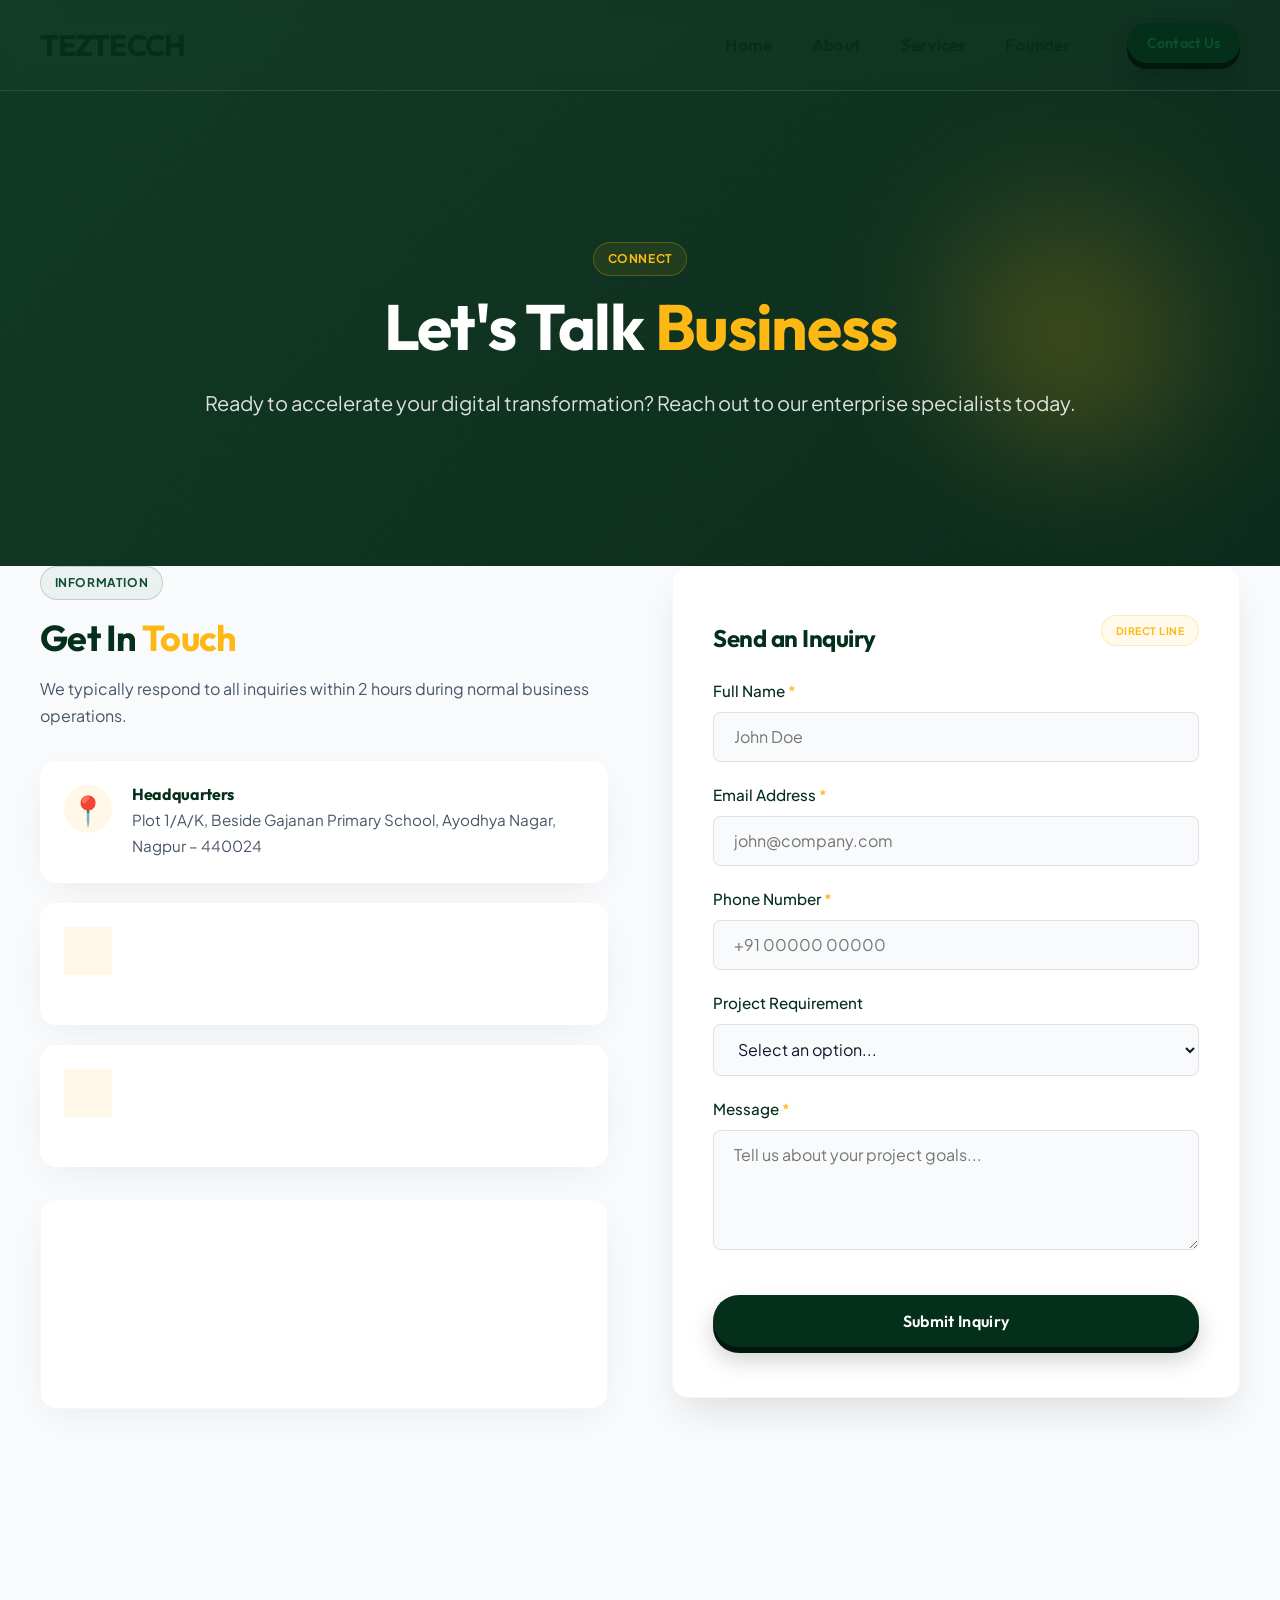
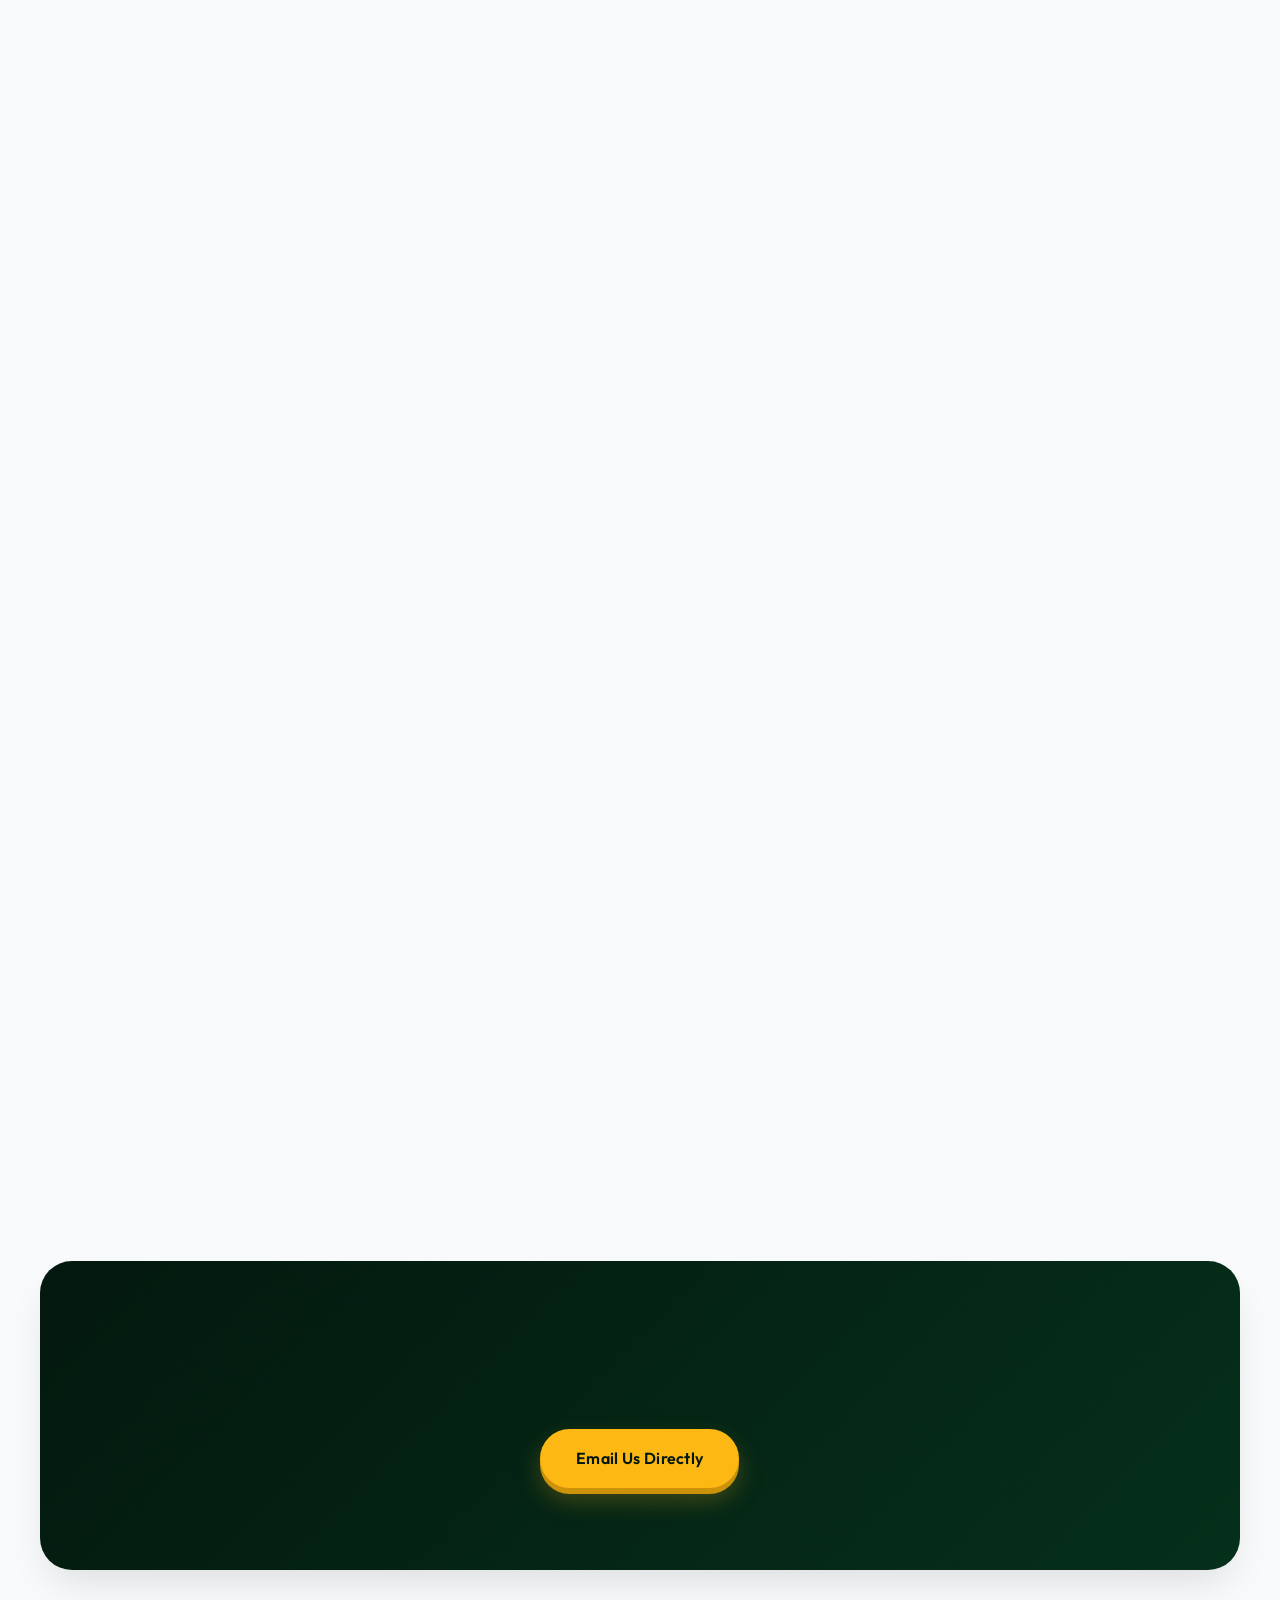
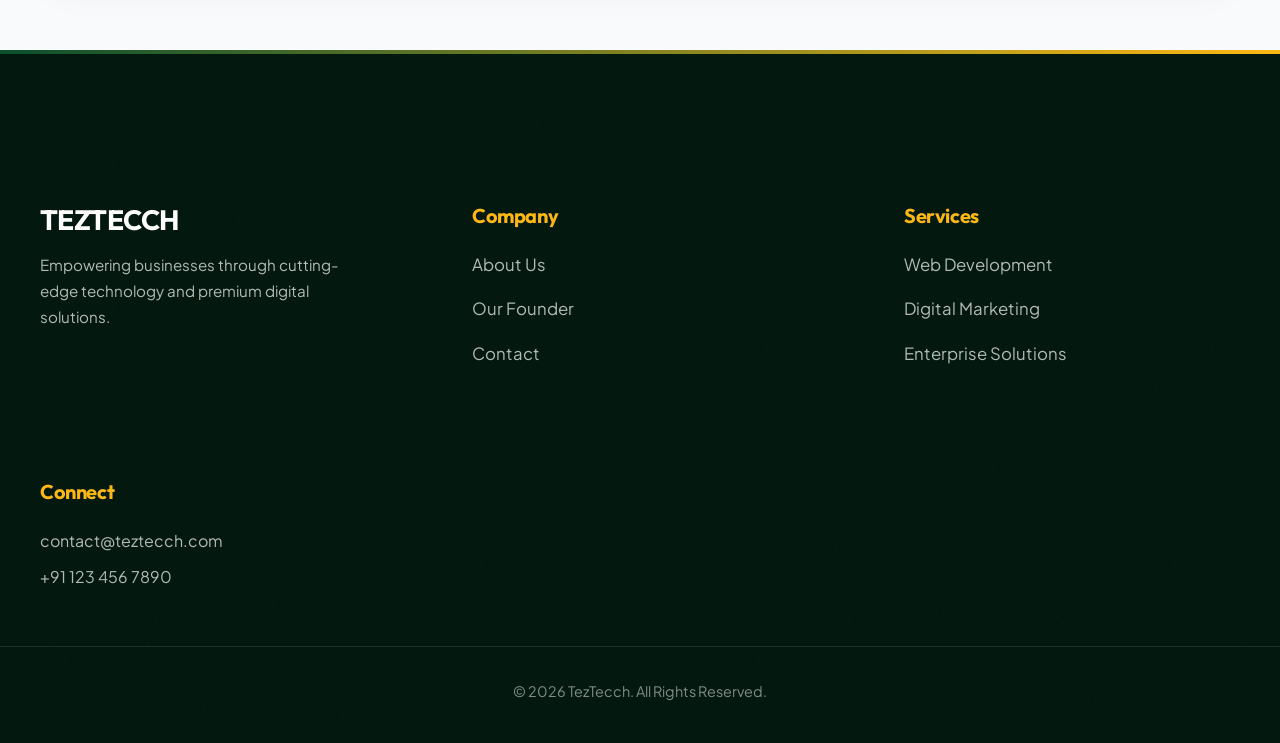
<file: contact.html>
<!DOCTYPE html>
<html lang="en">
<head>
    <meta charset="UTF-8">
    <meta name="viewport" content="width=device-width, initial-scale=1.0">
    <title>TezTecch - Contact Us</title>
    <meta name="description" content="Get in touch with TezTecch for premium software development, ERP, CRM, and digital solutions. Request a demo or quote today.">
    <meta property="og:title" content="TezTecch - Contact Us">
    <meta property="og:description" content="Get in touch with TezTecch for premium software development.">
    
    <link rel="preconnect" href="https://fonts.googleapis.com">
    <link rel="preconnect" href="https://fonts.gstatic.com" crossorigin>
    
    <link rel="stylesheet" href="css/style.css">
    <link rel="stylesheet" href="css/animations.css">
    <link rel="stylesheet" href="css/responsive.css">
</head>
<body>
    <nav class="navbar" id="navbar">
        <div class="container nav-container">
            <a href="index.html" class="nav-logo" aria-label="TezTecch Home">TezTecch</a>
            
            <ul class="nav-links" id="nav-links">
                <li><a href="index.html" class="nav-link">Home</a></li>
                <li><a href="about.html" class="nav-link">About</a></li>
                <li><a href="services.html" class="nav-link">Services</a></li>
                <li><a href="founder.html" class="nav-link">Founder</a></li>
                <li><a href="contact.html" class="nav-link active btn btn-primary nav-cta btn-shine-sweep btn-glow-primary">Contact Us</a></li>
            </ul>

            <button class="mobile-menu-btn" id="mobile-menu-btn" aria-label="Toggle Menu">
                <span class="bar"></span>
                <span class="bar"></span>
                <span class="bar"></span>
            </button>
        </div>
    </nav>

    <main class="page-content pt-0">
        <!-- 1. Hero Section -->
        <section class="relative overflow-hidden py-hero bg-gradient-hero text-white aurora-mesh" style="position: relative; overflow: hidden; padding: 12rem 0 10rem; min-height: 70vh; display: flex; align-items: center;">
            <div class="noise-overlay"></div>
            <div class="container relative z-10 text-center">
                <div class="max-w-900 mt-md" style="margin: 0 auto;">
                    <span data-reveal class="reveal-fade-up badge">Connect</span>
                    <h1 data-reveal class="reveal-rotate-in text-hero mb-md text-white" style="font-size: clamp(3rem, 5vw, 4.5rem); margin-bottom: 1.5rem;">
                        Let's Talk <span class="text-accent">Business</span>
                    </h1>
                    <p data-reveal class="reveal-fade-up text-lead text-muted-light" style="font-size: 1.25rem; color: rgba(255,255,255,0.85);">
                        Ready to accelerate your digital transformation? Reach out to our enterprise specialists today.
                    </p>
                </div>
            </div>
            
            <div class="animate-float abstract-sphere" style="position: absolute; right: 5%; top: 30%; width: 250px; height: 250px; background: linear-gradient(45deg, var(--clr-accent), transparent); border-radius: 50%; filter: blur(70px); opacity: 0.4;"></div>
        </section>

        <!-- 2. Contact Grid -->
        <section class="section bg-light" style="margin-top: -4rem; padding-top: 0; position: relative; z-index: 20; background-color: #f8fafc; padding-bottom: 5rem;">
            <div class="container">
                <div class="grid-2" style="display: grid; grid-template-columns: repeat(auto-fit, minmax(320px, 1fr)); gap: 4rem; align-items: flex-start;">
                    
                    <!-- Left: Info & Hours -->
                    <div data-reveal class="reveal-fade-left">
                        <span class="badge badge-primary">Information</span>
                        <h2 class="text-h2 mb-md" style="font-size: 2.25rem; margin-bottom: 1rem;">Get In <span class="text-accent">Touch</span></h2>
                        <p class="text-muted mb-lg" style="color: var(--clr-text-muted); margin-bottom: 2rem;">We typically respond to all inquiries within 2 hours during normal business operations.</p>
                        
                        <div class="contact-info-card contact-card" style="background: var(--clr-surface); border-radius: var(--radius-md); padding: 1.5rem; display: flex; gap: 1.25rem; margin-bottom: 1.25rem; box-shadow: var(--shadow-soft);">
                            <div class="contact-icon" style="font-size: 1.8rem;">📍</div>
                            <div>
                                <h4 class="text-primary mb-xs" style="color: var(--clr-primary); margin-bottom: 0.25rem;">Headquarters</h4>
                                <p class="text-muted" style="color: var(--clr-text-muted); font-size: 0.95rem;">Plot 1/A/K, Beside Gajanan Primary School, Ayodhya Nagar, Nagpur – 440024</p>
                            </div>
                        </div>
                        
                        <div class="contact-info-card contact-card" style="background: var(--clr-surface); border-radius: var(--radius-md); padding: 1.5rem; display: flex; gap: 1.25rem; margin-bottom: 1.25rem; box-shadow: var(--shadow-soft);">
                            <div class="contact-icon" style="font-size: 1.8rem;">📞</div>
                            <div>
                                <h4 class="text-primary mb-xs" style="color: var(--clr-primary); margin-bottom: 0.25rem;">Phone</h4>
                                <p class="text-muted" style="font-size: 0.95rem;"><a href="tel:+918956610799" style="color: var(--clr-text-muted);">+91 89566 10799</a></p>
                                <p class="text-muted" style="font-size: 0.95rem;"><a href="tel:+919822278791" style="color: var(--clr-text-muted);">+91 98222 78791</a></p>
                            </div>
                        </div>
                        
                        <div class="contact-info-card contact-card" style="background: var(--clr-surface); border-radius: var(--radius-md); padding: 1.5rem; display: flex; gap: 1.25rem; margin-bottom: 1.25rem; box-shadow: var(--shadow-soft);">
                            <div class="contact-icon" style="font-size: 1.8rem;">✉️</div>
                            <div>
                                <h4 class="text-primary mb-xs" style="color: var(--clr-primary); margin-bottom: 0.25rem;">Email</h4>
                                <p class="text-muted" style="font-size: 0.95rem;"><a href="mailto:info@teztecch.com" style="color: var(--clr-text-muted);">info@teztecch.com</a></p>
                                <p class="text-muted" style="font-size: 0.95rem;"><a href="mailto:hr@teztecch.com" style="color: var(--clr-text-muted);">hr@teztecch.com</a></p>
                            </div>
                        </div>

                        <div class="card mt-md contact-card" style="background: var(--clr-surface); border-radius: var(--radius-md); padding: 2rem; box-shadow: var(--shadow-soft); margin-top: 2rem;">
                            <h4 class="text-primary mb-sm" style="color: var(--clr-primary); margin-bottom: 1rem; font-size: 1.2rem;">Business Hours</h4>
                            <div class="flex-column gap-sm text-muted" style="display: flex; flex-direction: column; gap: 0.75rem; color: var(--clr-text-muted);">
                                <div style="display: flex; justify-content: space-between;">
                                    <span>Monday - Friday</span>
                                    <strong>9:00 AM - 7:00 PM</strong>
                                </div>
                                <div style="display: flex; justify-content: space-between;">
                                    <span>Saturday</span>
                                    <strong>10:00 AM - 4:00 PM</strong>
                                </div>
                                <div style="display: flex; justify-content: space-between;">
                                    <span>Sunday</span>
                                    <strong class="text-accent" style="color: var(--clr-accent);">Closed</strong>
                                </div>
                            </div>
                        </div>
                    </div>

                    <!-- Right: Form -->
                    <div data-reveal class="reveal-fade-right">
                        <div class="card contact-card" style="background: var(--clr-surface); border-radius: var(--radius-md); padding: 3rem 2.5rem; box-shadow: var(--shadow-medium);">
                            <div style="display: flex; justify-content: space-between; align-items: center; margin-bottom: 1rem;">
                                <h3 class="text-h3 text-primary mb-md" style="color: var(--clr-primary); margin-bottom: 0; font-size: 1.5rem;">Send an Inquiry</h3>
                                <span class="badge" style="font-size: 0.65rem;">Direct Line</span>
                            </div>
                            <form id="contactForm" novalidate>
                                <div class="form-group" style="margin-bottom: 1.25rem;">
                                    <label for="name" class="form-label" style="display: block; margin-bottom: 0.5rem; font-weight: 500;">Full Name <span class="text-accent" style="color: var(--clr-accent);">*</span></label>
                                    <input type="text" id="name" class="form-control" placeholder="John Doe" required aria-required="true" style="width: 100%; padding: 0.85rem 1.25rem; border-radius: var(--radius-sm); border: 1px solid rgba(0,0,0,0.1); background: #f8fafc; font-family: inherit;">
                                </div>
                                
                                <div class="form-group" style="margin-bottom: 1.25rem;">
                                    <label for="email" class="form-label" style="display: block; margin-bottom: 0.5rem; font-weight: 500;">Email Address <span class="text-accent" style="color: var(--clr-accent);">*</span></label>
                                    <input type="email" id="email" class="form-control" placeholder="john@company.com" required aria-required="true" style="width: 100%; padding: 0.85rem 1.25rem; border-radius: var(--radius-sm); border: 1px solid rgba(0,0,0,0.1); background: #f8fafc; font-family: inherit;">
                                </div>
                                
                                <div class="form-group" style="margin-bottom: 1.25rem;">
                                    <label for="phone" class="form-label" style="display: block; margin-bottom: 0.5rem; font-weight: 500;">Phone Number <span class="text-accent" style="color: var(--clr-accent);">*</span></label>
                                    <input type="tel" id="phone" class="form-control" placeholder="+91 00000 00000" required aria-required="true" style="width: 100%; padding: 0.85rem 1.25rem; border-radius: var(--radius-sm); border: 1px solid rgba(0,0,0,0.1); background: #f8fafc; font-family: inherit;">
                                </div>

                                <div class="form-group" style="margin-bottom: 1.25rem;">
                                    <label for="requirement" class="form-label" style="display: block; margin-bottom: 0.5rem; font-weight: 500;">Project Requirement</label>
                                    <select id="requirement" class="form-control" style="width: 100%; padding: 0.85rem 1.25rem; border-radius: var(--radius-sm); border: 1px solid rgba(0,0,0,0.1); background: #f8fafc; font-family: inherit;">
                                        <option value="">Select an option...</option>
                                        <option value="software">Custom Software Development</option>
                                        <option value="erp">ERP / CRM Solution</option>
                                        <option value="saas">SaaS Product</option>
                                        <option value="other">Other Inquiry</option>
                                    </select>
                                </div>
                                
                                <div class="form-group" style="margin-bottom: 1.5rem;">
                                    <label for="message" class="form-label" style="display: block; margin-bottom: 0.5rem; font-weight: 500;">Message <span class="text-accent" style="color: var(--clr-accent);">*</span></label>
                                    <textarea id="message" class="form-control" placeholder="Tell us about your project goals..." required aria-required="true" style="width: 100%; padding: 0.85rem 1.25rem; border-radius: var(--radius-sm); border: 1px solid rgba(0,0,0,0.1); background: #f8fafc; min-height: 120px; font-family: inherit; resize: vertical;"></textarea>
                                </div>
                                
                                <button type="submit" class="btn btn-primary btn-shine-sweep btn-glow-primary w-full mt-sm" style="width: 100%;">Submit Inquiry</button>
                                
                                <div id="formMessage" class="form-message" role="alert" aria-live="assertive" style="margin-top: 1rem;"></div>
                            </form>
                        </div>
                    </div>

                </div>
            </div>
        </section>

        <!-- 3. Map Placeholder -->
        <section class="section" style="padding: 3rem 0;">
            <div class="container" data-reveal class="reveal-scale-in">
                <div class="map-placeholder" style="background: linear-gradient(135deg, var(--clr-primary-light), var(--clr-primary)); border-radius: 2rem; height: 350px; display: flex; align-items: center; justify-content: center; color: rgba(255,255,255,0.4); font-size: 1.2rem; font-weight: 600; text-align: center; box-shadow: var(--shadow-medium); border: 1px solid rgba(255,255,255,0.05);">
                    <span>Interactive Map Placeholder (Google Maps / Mapbox)</span>
                </div>
            </div>
        </section>

        <!-- 4. FAQ -->
        <section class="section bg-surface pt-0" style="padding: 5rem 0;">
            <div class="container">
                <div class="text-center mb-xl" data-reveal class="reveal-blur-in" style="text-align: center; margin-bottom: 4rem;">
                    <span class="badge badge-primary">Q&A</span>
                    <h2 class="text-h2">Contact <span class="text-accent">FAQ</span></h2>
                </div>
                <div class="faq-container" data-reveal-group>
                    <div class="faq-item" style="background: var(--clr-surface); margin-bottom: 1rem; border-radius: var(--radius-md);" data-reveal class="reveal-fade-up">
                        <button class="faq-header" aria-expanded="false">
                            Do you offer in-person consultations?
                            <span class="faq-icon">+</span>
                        </button>
                        <div class="faq-content">
                            <p class="text-muted pt-0 mb-md" style="color: var(--clr-text-muted);">Yes. We welcome clients to our headquarters in Nagpur for strategic workshops and discovery sessions.</p>
                        </div>
                    </div>
                    <div class="faq-item" style="background: var(--clr-surface); margin-bottom: 1rem; border-radius: var(--radius-md);" data-reveal class="reveal-fade-up">
                        <button class="faq-header" aria-expanded="false">
                            What happens after I submit this form?
                            <span class="faq-icon">+</span>
                        </button>
                        <div class="faq-content">
                            <p class="text-muted pt-0 mb-md" style="color: var(--clr-text-muted);">A Senior Project Strategist will review your requirements and reach out within 2 hours to schedule a brief introductory call.</p>
                        </div>
                    </div>
                    <div class="faq-item" style="background: var(--clr-surface); margin-bottom: 1rem; border-radius: var(--radius-md);" data-reveal class="reveal-fade-up">
                        <button class="faq-header" aria-expanded="false">
                            Is my project idea protected by an NDA?
                            <span class="faq-icon">+</span>
                        </button>
                        <div class="faq-content">
                            <p class="text-muted pt-0 mb-md" style="color: var(--clr-text-muted);">Absolutely. We sign a strict Non-Disclosure Agreement (NDA) before any detailed technical or business discussions begin.</p>
                        </div>
                    </div>
                </div>
            </div>
        </section>

        <!-- 5. Final CTA -->
        <section class="section pt-0" style="padding-bottom: 5rem;">
            <div class="container">
                <div class="card-glass text-center" style="background: linear-gradient(135deg, var(--clr-primary-dark), var(--clr-primary)); color: white; border-radius: 2rem; padding: 5rem 2rem; border: none; box-shadow: var(--shadow-medium); position: relative; overflow: hidden;">
                    <div class="noise-overlay"></div>
                    <div class="max-w-800" style="margin: 0 auto; position: relative; z-index: 10;">
                        <h2 class="text-h2 text-white mb-md" data-reveal class="reveal-rotate-in" style="color: white; font-size: clamp(2rem, 4vw, 3rem); margin-bottom: 1.5rem;">Ready to <span class="text-accent">Innovate?</span></h2>
                        <div data-reveal class="reveal-scale-in" style="display: flex; gap: 1rem; flex-wrap: wrap; justify-content: center; margin-top: 2rem;">
                            <a href="mailto:info@teztecch.com" class="btn btn-accent btn-shine-sweep btn-glow-accent animate-pulse-glow">Email Us Directly</a>
                        </div>
                    </div>
                </div>
            </div>
        </section>
    </main>

    <!-- Footer -->
    <footer class="footer" style="position: relative; overflow: hidden;">
        <div class="noise-overlay"></div>
        <div class="container footer-grid" style="position: relative; z-index: 2;">
            <div class="footer-col">
                <h3 class="footer-logo">TezTecch</h3>
                <p class="footer-text" style="color: rgba(255,255,255,0.7); margin-top: 1rem; font-size: 0.95rem;">Empowering businesses through cutting-edge technology and premium digital solutions.</p>
            </div>
            <div class="footer-col">
                <h4 class="footer-heading">Company</h4>
                <a href="about.html" class="footer-link">About Us</a><br>
                <a href="founder.html" class="footer-link">Our Founder</a><br>
                <a href="contact.html" class="footer-link">Contact</a>
            </div>
            <div class="footer-col">
                <h4 class="footer-heading">Services</h4>
                <a href="services.html" class="footer-link">Web Development</a><br>
                <a href="services.html" class="footer-link">Digital Marketing</a><br>
                <a href="services.html" class="footer-link">Enterprise Solutions</a>
            </div>
            <div class="footer-col">
                <h4 class="footer-heading">Connect</h4>
                <p class="footer-contact">contact@teztecch.com</p>
                <p class="footer-contact">+91 123 456 7890</p>
            </div>
        </div>
        <div class="container footer-bottom" style="position: relative; z-index: 2;">
            <p class="footer-copyright">&copy; 2026 TezTecch. All Rights Reserved.</p>
        </div>
    </footer>

    <script src="js/particles.js" defer></script>
    <script src="js/animations.js" defer></script>
    <script src="js/main.js" defer></script>
</body>
</html>
</file>
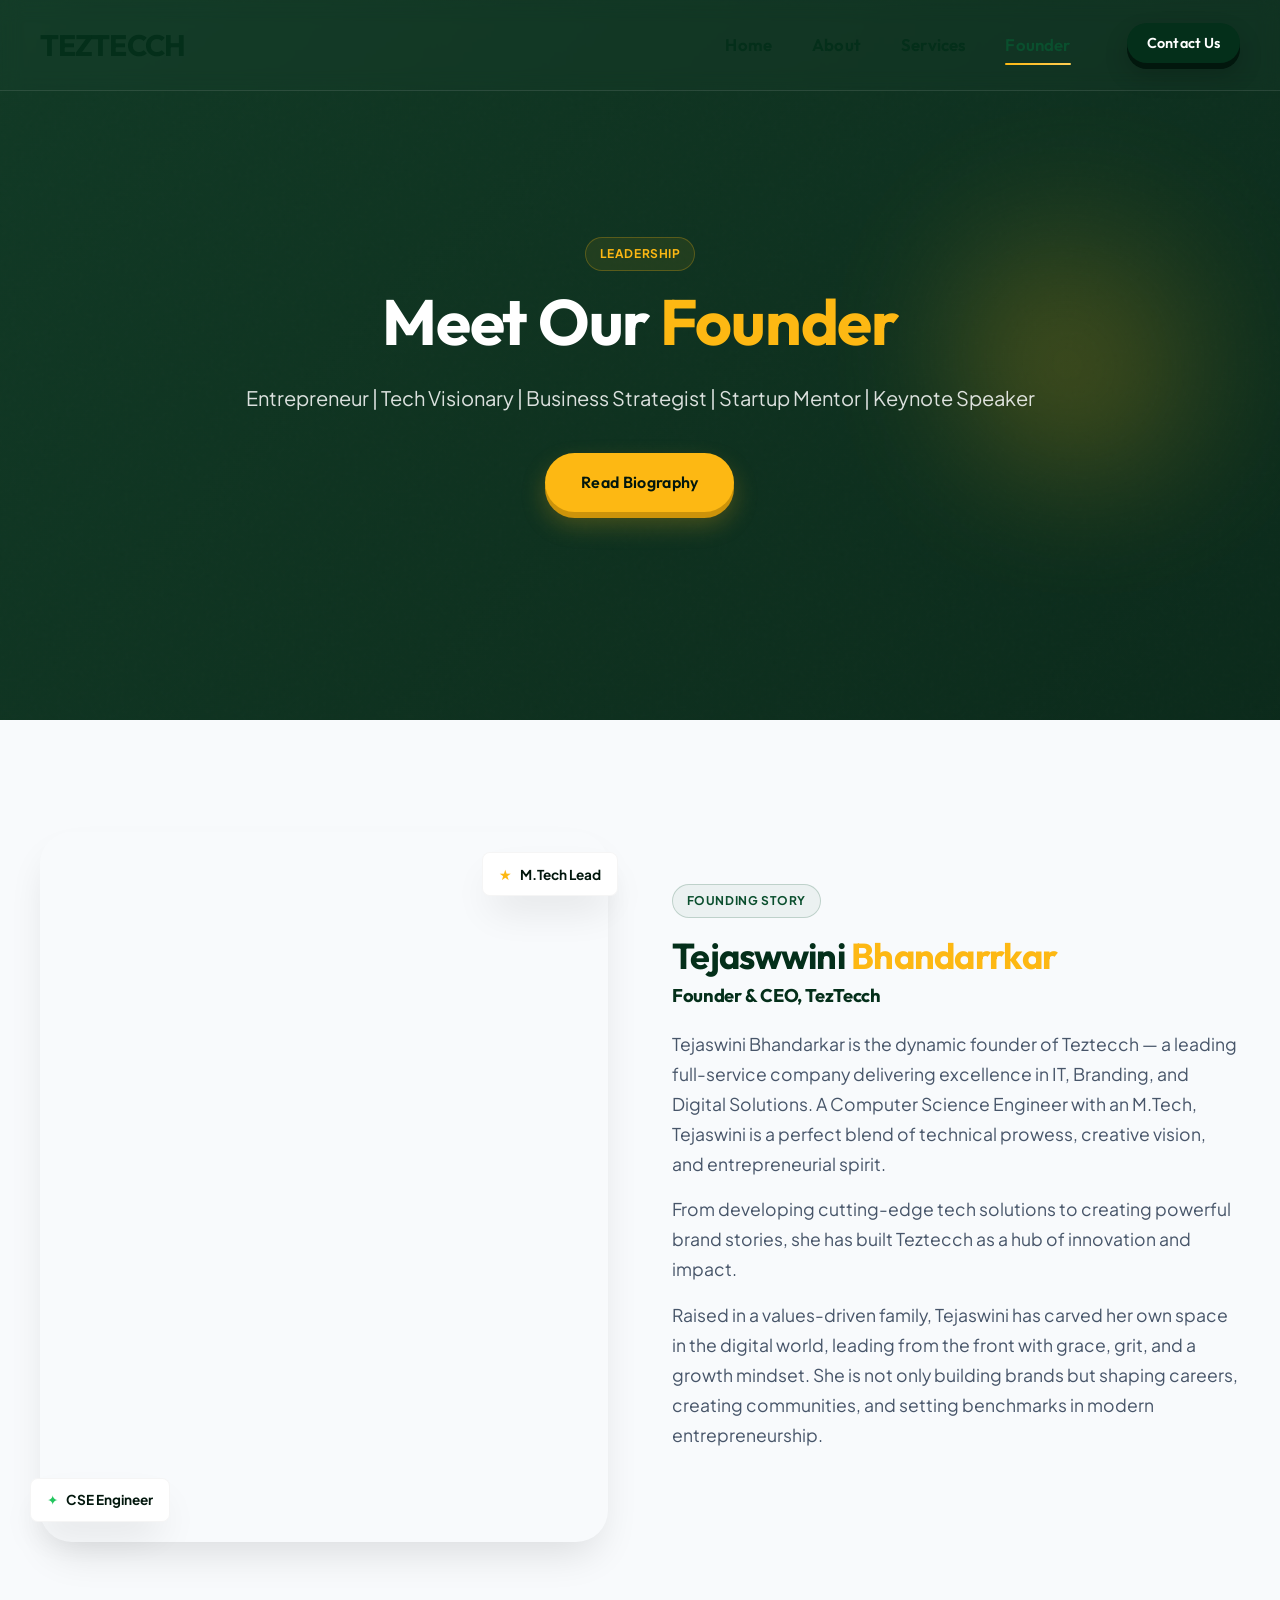
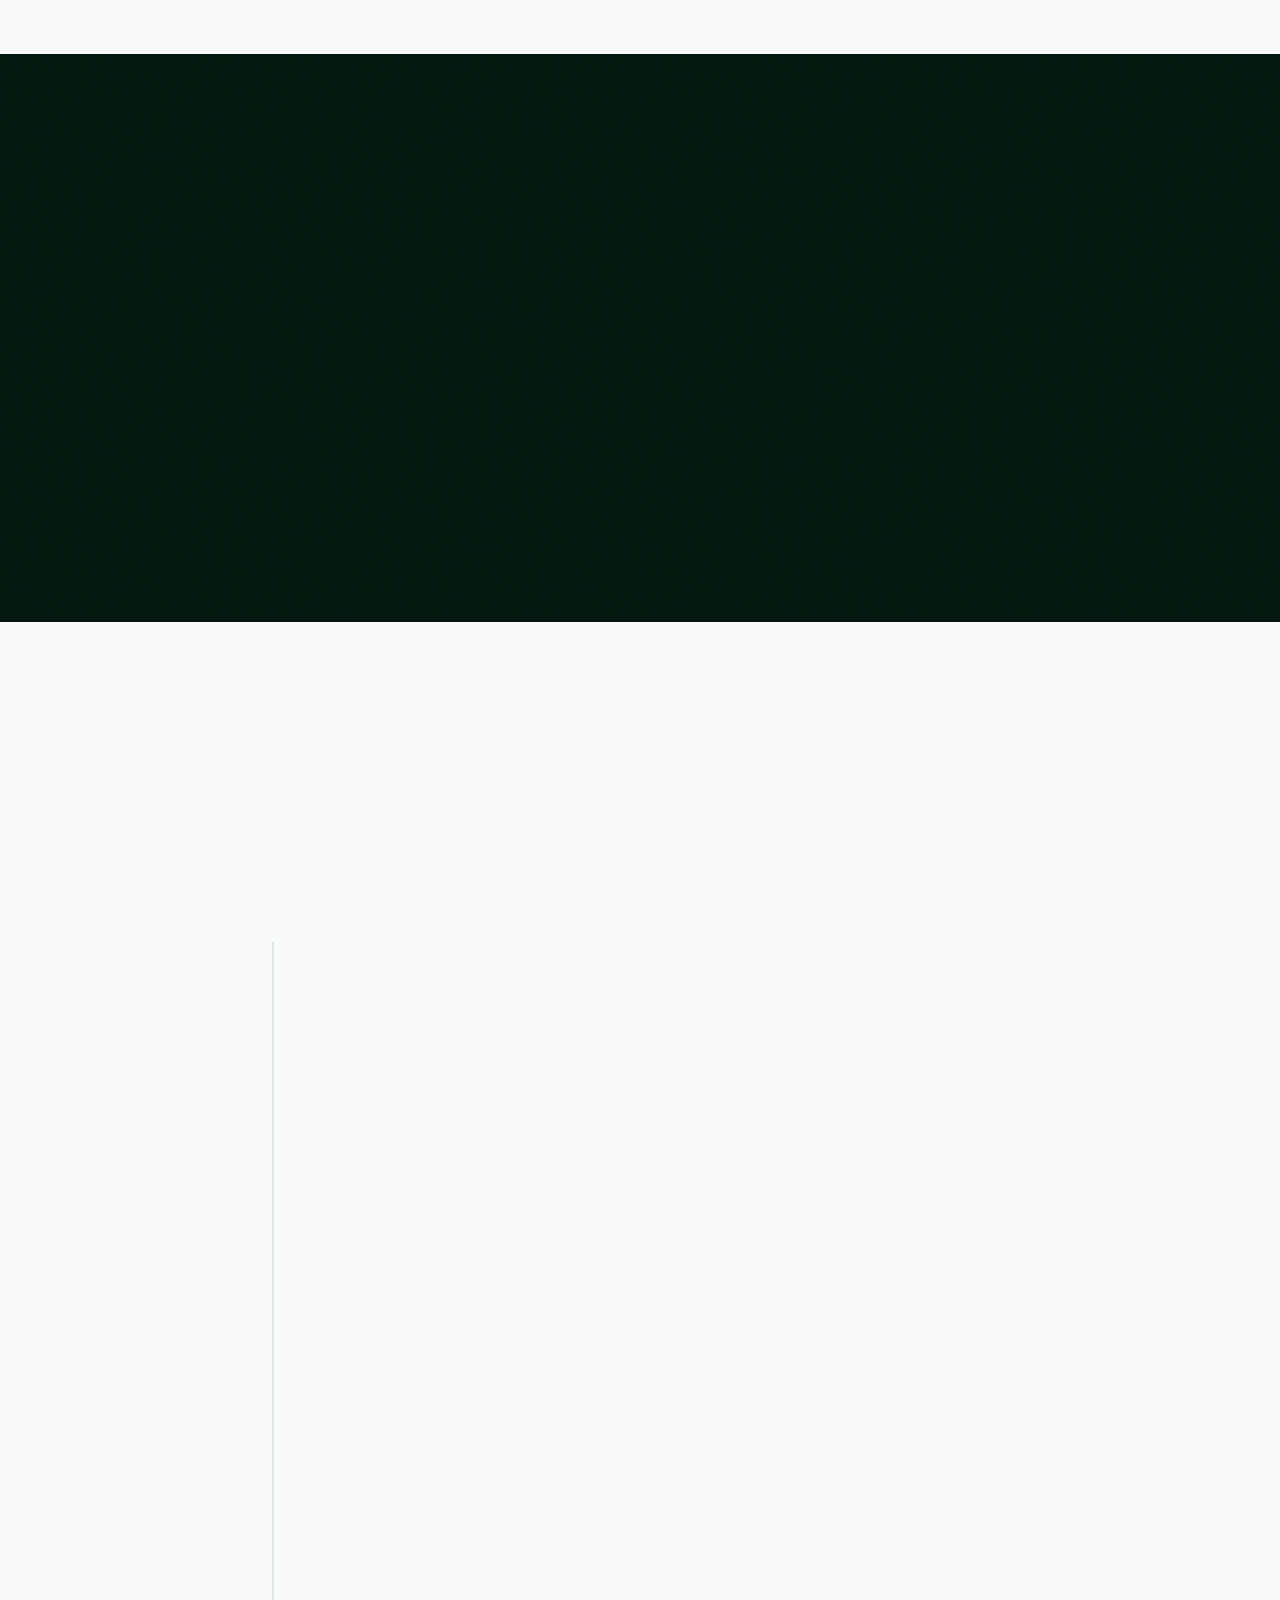
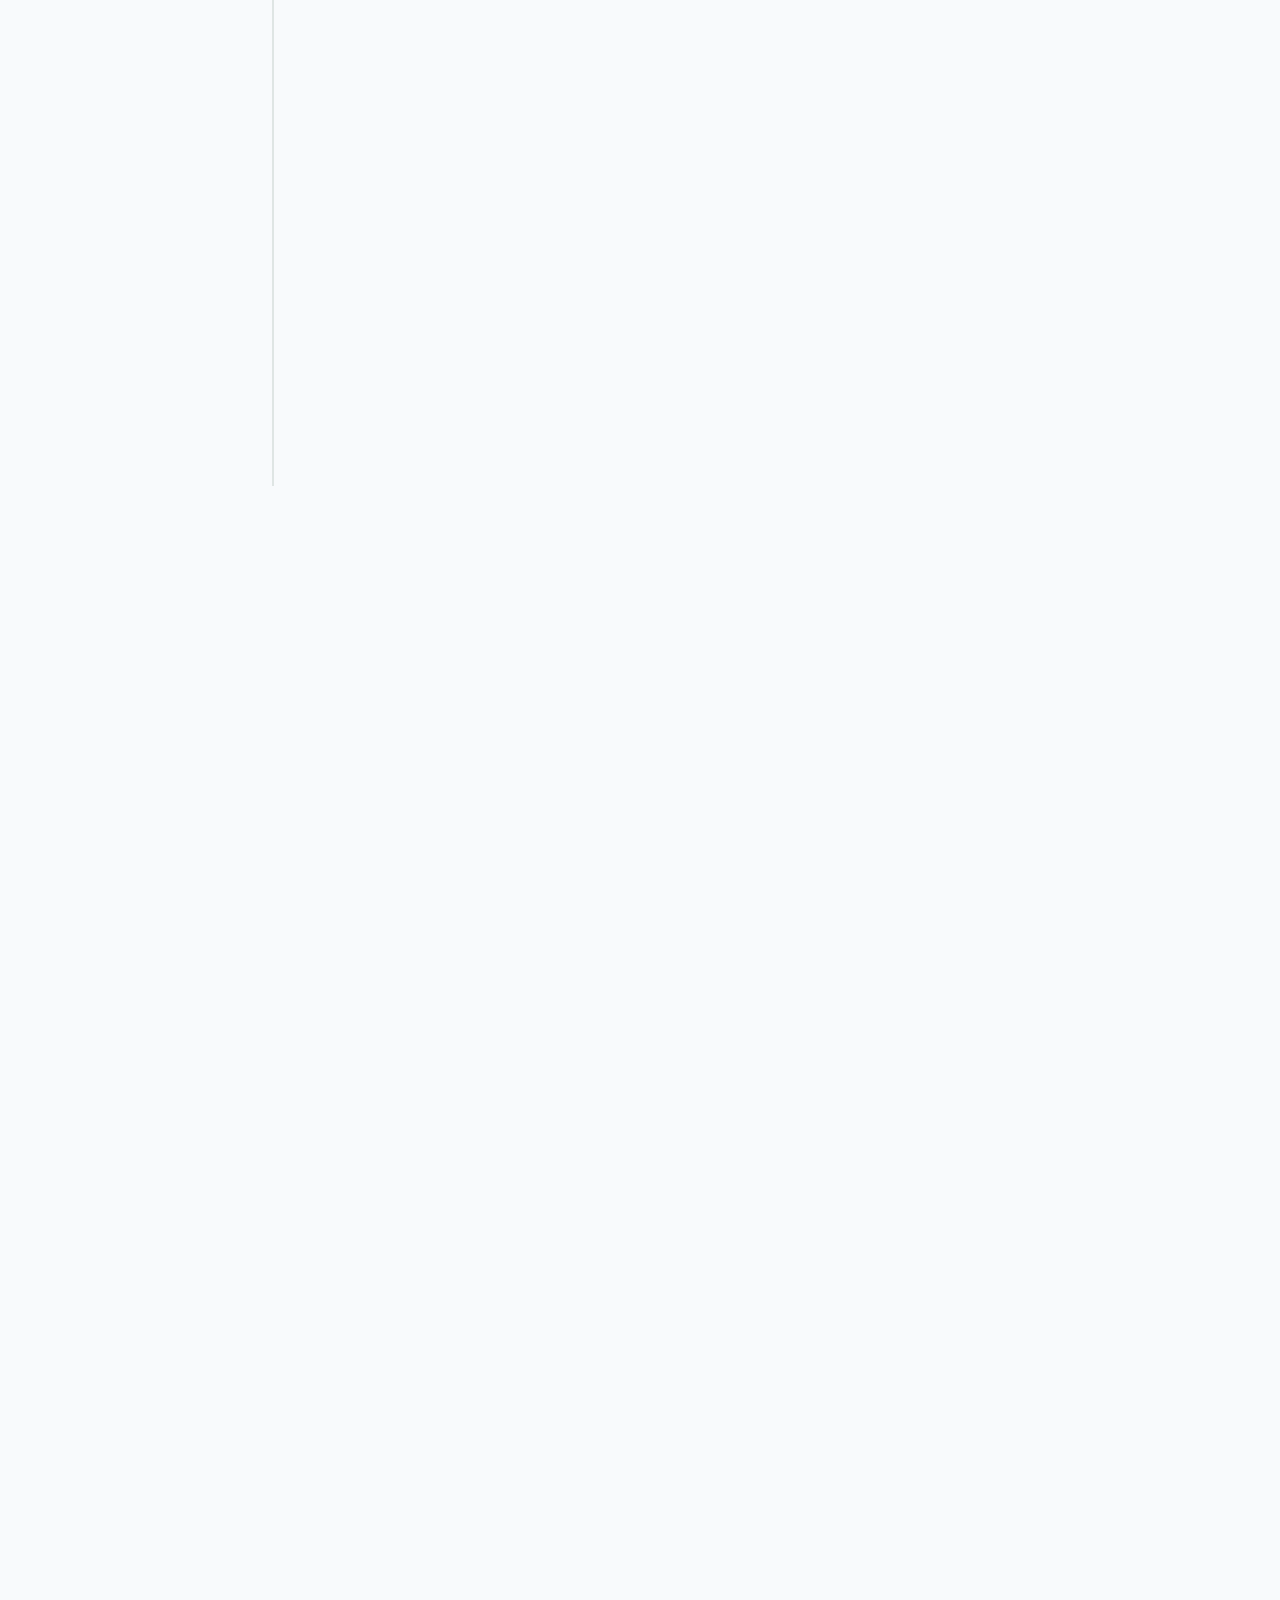
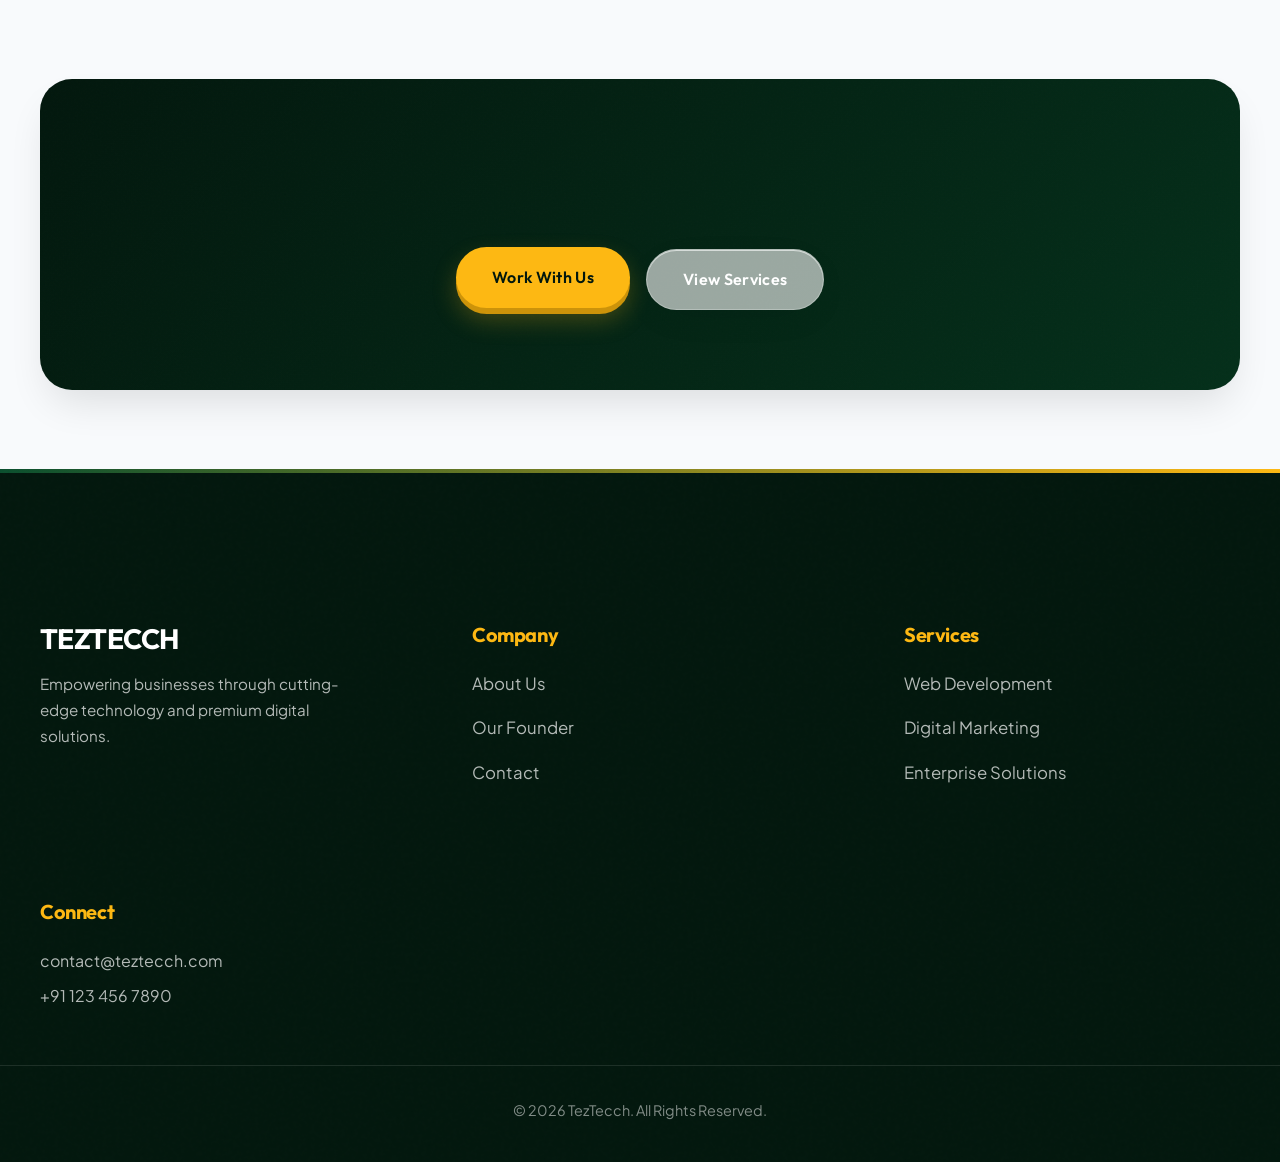
<file: founder.html>
<!DOCTYPE html>
<html lang="en">
<head>
    <meta charset="UTF-8">
    <meta name="viewport" content="width=device-width, initial-scale=1.0">
    <title>TezTecch - Our Founder | Tejaswwini Bhandarrkar</title>
    <meta name="description" content="Meet Tejaswwini Bhandarrkar, the dynamic founder of TezTecch. A tech visionary and business strategist pioneering the future of enterprise software.">
    <meta property="og:title" content="TezTecch - Our Founder">
    <meta property="og:description" content="Meet Tejaswwini Bhandarrkar, the dynamic founder of TezTecch.">
    
    <link rel="preconnect" href="https://fonts.googleapis.com">
    <link rel="preconnect" href="https://fonts.gstatic.com" crossorigin>
    
    <link rel="stylesheet" href="css/style.css">
    <link rel="stylesheet" href="css/animations.css">
    <link rel="stylesheet" href="css/responsive.css">
</head>
<body>
    <nav class="navbar" id="navbar">
        <div class="container nav-container">
            <a href="index.html" class="nav-logo" aria-label="TezTecch Home">TezTecch</a>
            
            <ul class="nav-links" id="nav-links">
                <li><a href="index.html" class="nav-link">Home</a></li>
                <li><a href="about.html" class="nav-link">About</a></li>
                <li><a href="services.html" class="nav-link">Services</a></li>
                <li><a href="founder.html" class="nav-link active">Founder</a></li>
                <li><a href="contact.html" class="nav-link btn btn-primary nav-cta btn-shine-sweep btn-glow-primary">Contact Us</a></li>
            </ul>

            <button class="mobile-menu-btn" id="mobile-menu-btn" aria-label="Toggle Menu">
                <span class="bar"></span>
                <span class="bar"></span>
                <span class="bar"></span>
            </button>
        </div>
    </nav>

    <main class="page-content pt-0">
        <!-- 1. Hero Section -->
        <section class="relative overflow-hidden py-hero min-h-90vh flex-center bg-gradient-hero text-white aurora-mesh" style="position: relative; overflow: hidden; padding: 12rem 0 10rem; min-height: 80vh; display: flex; align-items: center;">
            <div class="noise-overlay"></div>
            <div class="container relative z-10 text-center">
                <div class="max-w-900" style="margin: 0 auto;">
                    <span data-reveal class="reveal-fade-up badge">Leadership</span>
                    <h1 data-reveal class="reveal-rotate-in text-hero mb-md text-white" style="font-size: clamp(3rem, 5vw, 4.5rem); margin-bottom: 1.5rem;">
                        Meet Our <span class="text-accent">Founder</span>
                    </h1>
                    <p data-reveal class="reveal-fade-up text-lead text-muted-light mb-xl" style="font-size: 1.25rem; margin-bottom: 2.5rem; color: rgba(255,255,255,0.85);">
                        Entrepreneur | Tech Visionary | Business Strategist | Startup Mentor | Keynote Speaker
                    </p>
                    <div data-reveal class="reveal-scale-in flex-center gap-md">
                        <a href="#biography" class="btn btn-accent btn-shine-sweep btn-glow-accent">Read Biography</a>
                    </div>
                </div>
            </div>
            
            <div class="animate-float abstract-sphere" style="position: absolute; right: 5%; top: 30%; width: 250px; height: 250px; background: linear-gradient(45deg, var(--clr-accent), transparent); border-radius: 50%; filter: blur(70px); opacity: 0.4;"></div>
        </section>

        <!-- 2. Biography Section -->
        <section id="biography" class="section bg-light" style="background-color: #f8fafc; padding: 7rem 0;">
            <div class="container">
                <div class="grid-2" style="display: grid; grid-template-columns: repeat(auto-fit, minmax(300px, 1fr)); gap: 4rem; align-items: center;">
                    <div data-reveal class="reveal-fade-left" style="position: relative;">
                        <!-- Absolute Tag to enrich layout -->
                        <div class="kpi-tag" style="top: 20px; right: -10px;"><span style="color: var(--clr-accent);">★</span> M.Tech Lead</div>
                        <div class="kpi-tag" style="bottom: 20px; left: -10px;"><span style="color: #22c55e;">✦</span> CSE Engineer</div>

                        <div class="about-illustration flex-center founder-card" style="aspect-ratio: 4/5; background: url('https://teztecch.com/assets/img/founder-img.png') center/cover no-repeat; border-radius: 2rem; box-shadow: var(--shadow-medium);">
                            <!-- Portrait Image mapped from original URL -->
                        </div>
                    </div>
                    <div data-reveal class="reveal-fade-right">
                        <span class="badge badge-primary">Founding Story</span>
                        <h2 class="text-h2 mb-sm" style="font-size: 2.25rem; margin-bottom: 0.5rem;">Tejaswwini <span class="text-accent">Bhandarrkar</span></h2>
                        <h4 class="text-primary mb-md" style="color: var(--clr-primary); margin-bottom: 1.5rem; font-size: 1.15rem;">Founder & CEO, TezTecch</h4>
                        <p class="text-lead text-muted mb-md" style="color: var(--clr-text-muted); margin-bottom: 1rem;">
                            Tejaswini Bhandarkar is the dynamic founder of Teztecch — a leading full-service company delivering excellence in IT, Branding, and Digital Solutions. A Computer Science Engineer with an M.Tech, Tejaswini is a perfect blend of technical prowess, creative vision, and entrepreneurial spirit.
                        </p>
                        <p class="text-lead text-muted mb-md" style="color: var(--clr-text-muted); margin-bottom: 1rem;">
                            From developing cutting-edge tech solutions to creating powerful brand stories, she has built Teztecch as a hub of innovation and impact.
                        </p>
                        <p class="text-lead text-muted mb-lg" style="color: var(--clr-text-muted);">
                            Raised in a values-driven family, Tejaswini has carved her own space in the digital world, leading from the front with grace, grit, and a growth mindset. She is not only building brands but shaping careers, creating communities, and setting benchmarks in modern entrepreneurship.
                        </p>
                    </div>
                </div>
            </div>
        </section>

        <!-- 3. Leadership Philosophy & Vision -->
        <section class="section bg-primary-dark text-white relative overflow-hidden" style="background-color: var(--clr-primary-dark); padding: 7rem 0;">
            <div class="noise-overlay"></div>
            <div class="container relative z-10">
                <div class="grid-2" style="display: grid; grid-template-columns: repeat(auto-fit, minmax(300px, 1fr)); gap: 3rem;" data-reveal-group>
                    <div class="card-glass hover-lift founder-card" style="background: rgba(255,255,255,0.03); border-color: rgba(255,255,255,0.08); padding: 2.5rem;" data-reveal class="reveal-scale-in">
                        <div style="display: flex; justify-content: space-between; align-items: center; margin-bottom: 1rem;">
                            <div class="icon-box">🧠</div>
                            <span class="badge">Team Philosophy</span>
                        </div>
                        <h3 class="text-h3 text-white mb-sm" style="color: white; margin-bottom: 0.75rem;">Leadership Philosophy</h3>
                        <p class="text-muted-light text-lead" style="color: rgba(255,255,255,0.7); font-size: 1.05rem;">
                            "True leadership is not about managing people; it's about empowering them to realize their highest potential. By cultivating a culture of empathy, continuous learning, and radical transparency, we build teams that don't just write code, but architect the future."
                        </p>
                    </div>
                    <div class="card-glass hover-lift founder-card" style="background: rgba(255,255,255,0.03); border-color: rgba(255,255,255,0.08); padding: 2.5rem;" data-reveal class="reveal-scale-in">
                        <div style="display: flex; justify-content: space-between; align-items: center; margin-bottom: 1rem;">
                            <div class="icon-box">🚀</div>
                            <span class="badge">Enterprise Philosophy</span>
                        </div>
                        <h3 class="text-h3 text-white mb-sm" style="color: white; margin-bottom: 0.75rem;">Vision</h3>
                        <p class="text-muted-light text-lead" style="color: rgba(255,255,255,0.7); font-size: 1.05rem;">
                            "To democratize access to premium enterprise technology. I envision a world where businesses of all scales can leverage world-class software architectures to disrupt markets, scale exponentially, and drive meaningful global impact."
                        </p>
                    </div>
                </div>
            </div>
        </section>

        <!-- 4. Professional Journey Timeline -->
        <section class="section" style="padding: 7rem 0;">
            <div class="container">
                <div class="text-center mb-xl" data-reveal class="reveal-blur-in" style="text-align: center; margin-bottom: 4rem;">
                    <span class="badge badge-primary">Milestones</span>
                    <h2 class="text-h2" style="font-size: 2.5rem;">The <span class="text-accent">Journey</span></h2>
                    <p class="text-lead text-muted mt-sm" style="color: var(--clr-text-muted);">Milestones of continuous growth and innovation.</p>
                </div>
                <div class="process-timeline" data-reveal-group>
                    <div class="timeline-item" data-reveal class="reveal-fade-left">
                        <div class="timeline-dot"></div>
                        <div class="card hover-lift" style="background: var(--clr-surface); border-radius: var(--radius-md); padding: 2rem;">
                            <span class="badge badge-primary" style="font-size: 0.65rem;">Step 01</span>
                            <h4 class="text-primary mb-xs" style="color: var(--clr-primary); margin-bottom: 0.5rem;">Academic Foundation</h4>
                            <p class="text-muted">Master of Technology (M.Tech) in Computer Science Engineering, laying the deep technical groundwork for complex problem-solving.</p>
                        </div>
                    </div>
                    <div class="timeline-item" data-reveal class="reveal-fade-right">
                        <div class="timeline-dot"></div>
                        <div class="card hover-lift" style="background: var(--clr-surface); border-radius: var(--radius-md); padding: 2rem;">
                            <span class="badge badge-primary" style="font-size: 0.65rem;">Step 02</span>
                            <h4 class="text-primary mb-xs" style="color: var(--clr-primary); margin-bottom: 0.5rem;">The Vision Sparks</h4>
                            <p class="text-muted">Recognized the massive gap in the market for a truly integrated digital engineering and branding agency that prioritizes enterprise quality.</p>
                        </div>
                    </div>
                    <div class="timeline-item" data-reveal class="reveal-fade-left">
                        <div class="timeline-dot"></div>
                        <div class="card hover-lift" style="background: var(--clr-surface); border-radius: var(--radius-md); padding: 2rem;">
                            <span class="badge badge-primary" style="font-size: 0.65rem;">Step 03</span>
                            <h4 class="text-primary mb-xs" style="color: var(--clr-primary); margin-bottom: 0.5rem;">Founding TezTecch</h4>
                            <p class="text-muted">Officially launched TezTecch, rapidly scaling it from a boutique consultancy into a premier digital transformation powerhouse.</p>
                        </div>
                    </div>
                    <div class="timeline-item" data-reveal class="reveal-fade-right">
                        <div class="timeline-dot"></div>
                        <div class="card hover-lift" style="background: var(--clr-surface); border-radius: var(--radius-md); padding: 2rem;">
                            <span class="badge badge-primary" style="font-size: 0.65rem;">Step 04</span>
                            <h4 class="text-primary mb-xs" style="color: var(--clr-primary); margin-bottom: 0.5rem;">Community Expansion</h4>
                            <p class="text-muted">Launched Teztecch Internshala and community programs, training the next generation of software engineers and digital creators.</p>
                        </div>
                    </div>
                </div>
            </div>
        </section>

        <!-- 5. Achievements -->
        <section class="section bg-light" style="background-color: #f8fafc; padding: 5rem 0;">
            <div class="container">
                <div class="text-center mb-xl" data-reveal class="reveal-blur-in" style="text-align: center; margin-bottom: 4rem;">
                    <span class="badge badge-primary">Impact</span>
                    <h2 class="text-h2" style="font-size: 2.5rem;">Key <span class="text-accent">Achievements</span></h2>
                </div>
                <div class="grid-3" style="display: grid; grid-template-columns: repeat(auto-fit, minmax(280px, 1fr)); gap: 2rem;" data-reveal-group>
                    <div class="card hover-lift text-center founder-card" style="background: var(--clr-surface); border-radius: var(--radius-md); padding: 2.5rem; text-align: center;" data-reveal class="reveal-scale-in">
                        <div class="text-accent font-size-6rem mb-sm" style="line-height:1; font-size: 5rem; margin-bottom: 1rem; color: var(--clr-accent);">🏆</div>
                        <h4 class="text-primary mb-xs" style="color: var(--clr-primary); margin-bottom: 0.5rem;">Industry Recognition</h4>
                        <p class="text-muted">Acknowledged as a leading tech visionary and business strategist.</p>
                    </div>
                    <div class="card hover-lift text-center founder-card" style="background: var(--clr-surface); border-radius: var(--radius-md); padding: 2.5rem; text-align: center;" data-reveal class="reveal-scale-in">
                        <div class="text-accent font-size-6rem mb-sm" style="line-height:1; font-size: 5rem; margin-bottom: 1rem; color: var(--clr-accent);">🌍</div>
                        <h4 class="text-primary mb-xs" style="color: var(--clr-primary); margin-bottom: 0.5rem;">Community Builder</h4>
                        <p class="text-muted">Mentored hundreds of students and professionals through Teztecch Internshala.</p>
                    </div>
                    <div class="card hover-lift text-center founder-card" style="background: var(--clr-surface); border-radius: var(--radius-md); padding: 2.5rem; text-align: center;" data-reveal class="reveal-scale-in">
                        <div class="text-accent font-size-6rem mb-sm" style="line-height:1; font-size: 5rem; margin-bottom: 1rem; color: var(--clr-accent);">💼</div>
                        <h4 class="text-primary mb-xs" style="color: var(--clr-primary); margin-bottom: 0.5rem;">Enterprise Growth</h4>
                        <p class="text-muted">Scaled Teztecch to service top-tier clients across multiple global industries.</p>
                    </div>
                </div>
            </div>
        </section>

        <!-- 6. Personal Message -->
        <section class="section" style="padding: 5rem 0;">
            <div class="container">
                <div class="max-w-900 text-center" style="margin: 0 auto;">
                    <div class="card-glass bg-primary-dark p-lg rounded-2xl founder-card" style="background: rgba(4, 47, 26, 0.4); border-color: rgba(10, 79, 46, 0.3); padding: 3rem; border-radius: 2rem;" data-reveal class="reveal-fade-up">
                        <div class="text-accent mb-md" style="font-size: 4rem; font-family: serif; line-height: 0.5; color: var(--clr-accent); margin-bottom: 1.5rem;">"</div>
                        <h3 class="text-white text-lead mb-md" style="line-height: 1.8; font-style: italic; color: white; margin-bottom: 1.5rem; font-size: 1.35rem;">
                            Technology is only as powerful as the human intent behind it. We don't just write code; we architect solutions that empower people, scale businesses, and create lasting legacies. I invite you to join us on this journey of relentless innovation.
                        </h3>
                        <h4 class="text-accent" style="color: var(--clr-accent);">— Tejaswwini Bhandarrkar</h4>
                    </div>
                </div>
            </div>
        </section>

        <!-- 7. Final CTA -->
        <section class="section pt-0" style="padding-bottom: 5rem;">
            <div class="container">
                <div class="card-glass text-center" style="background: linear-gradient(135deg, var(--clr-primary-dark), var(--clr-primary)); color: white; border-radius: 2rem; padding: 5rem 2rem; border: none; box-shadow: var(--shadow-medium); position: relative; overflow: hidden;">
                    <div class="noise-overlay"></div>
                    <div class="max-w-800" style="margin: 0 auto; position: relative; z-index: 10;">
                        <h2 class="text-h2 text-white mb-md" data-reveal class="reveal-rotate-in" style="color: white; font-size: clamp(2rem, 4vw, 3rem); margin-bottom: 1.5rem;">Partner with <span class="text-accent">Excellence</span></h2>
                        <div data-reveal class="reveal-scale-in" style="display: flex; gap: 1rem; flex-wrap: wrap; justify-content: center; margin-top: 2rem;">
                            <a href="contact.html" class="btn btn-accent btn-shine-sweep btn-glow-accent animate-pulse-glow">Work With Us</a>
                            <a href="services.html" class="btn btn-glass btn-shine-sweep" style="color: white; border-color: rgba(255,255,255,0.25);">View Services</a>
                        </div>
                    </div>
                </div>
            </div>
        </section>
    </main>

    <!-- Footer -->
    <footer class="footer" style="position: relative; overflow: hidden;">
        <div class="noise-overlay"></div>
        <div class="container footer-grid" style="position: relative; z-index: 2;">
            <div class="footer-col">
                <h3 class="footer-logo">TezTecch</h3>
                <p class="footer-text" style="color: rgba(255,255,255,0.7); margin-top: 1rem; font-size: 0.95rem;">Empowering businesses through cutting-edge technology and premium digital solutions.</p>
            </div>
            <div class="footer-col">
                <h4 class="footer-heading">Company</h4>
                <a href="about.html" class="footer-link">About Us</a><br>
                <a href="founder.html" class="footer-link">Our Founder</a><br>
                <a href="contact.html" class="footer-link">Contact</a>
            </div>
            <div class="footer-col">
                <h4 class="footer-heading">Services</h4>
                <a href="services.html" class="footer-link">Web Development</a><br>
                <a href="services.html" class="footer-link">Digital Marketing</a><br>
                <a href="services.html" class="footer-link">Enterprise Solutions</a>
            </div>
            <div class="footer-col">
                <h4 class="footer-heading">Connect</h4>
                <p class="footer-contact">contact@teztecch.com</p>
                <p class="footer-contact">+91 123 456 7890</p>
            </div>
        </div>
        <div class="container footer-bottom" style="position: relative; z-index: 2;">
            <p class="footer-copyright">&copy; 2026 TezTecch. All Rights Reserved.</p>
        </div>
    </footer>

    <script src="js/particles.js" defer></script>
    <script src="js/animations.js" defer></script>
    <script src="js/main.js" defer></script>
</body>
</html>
</file>
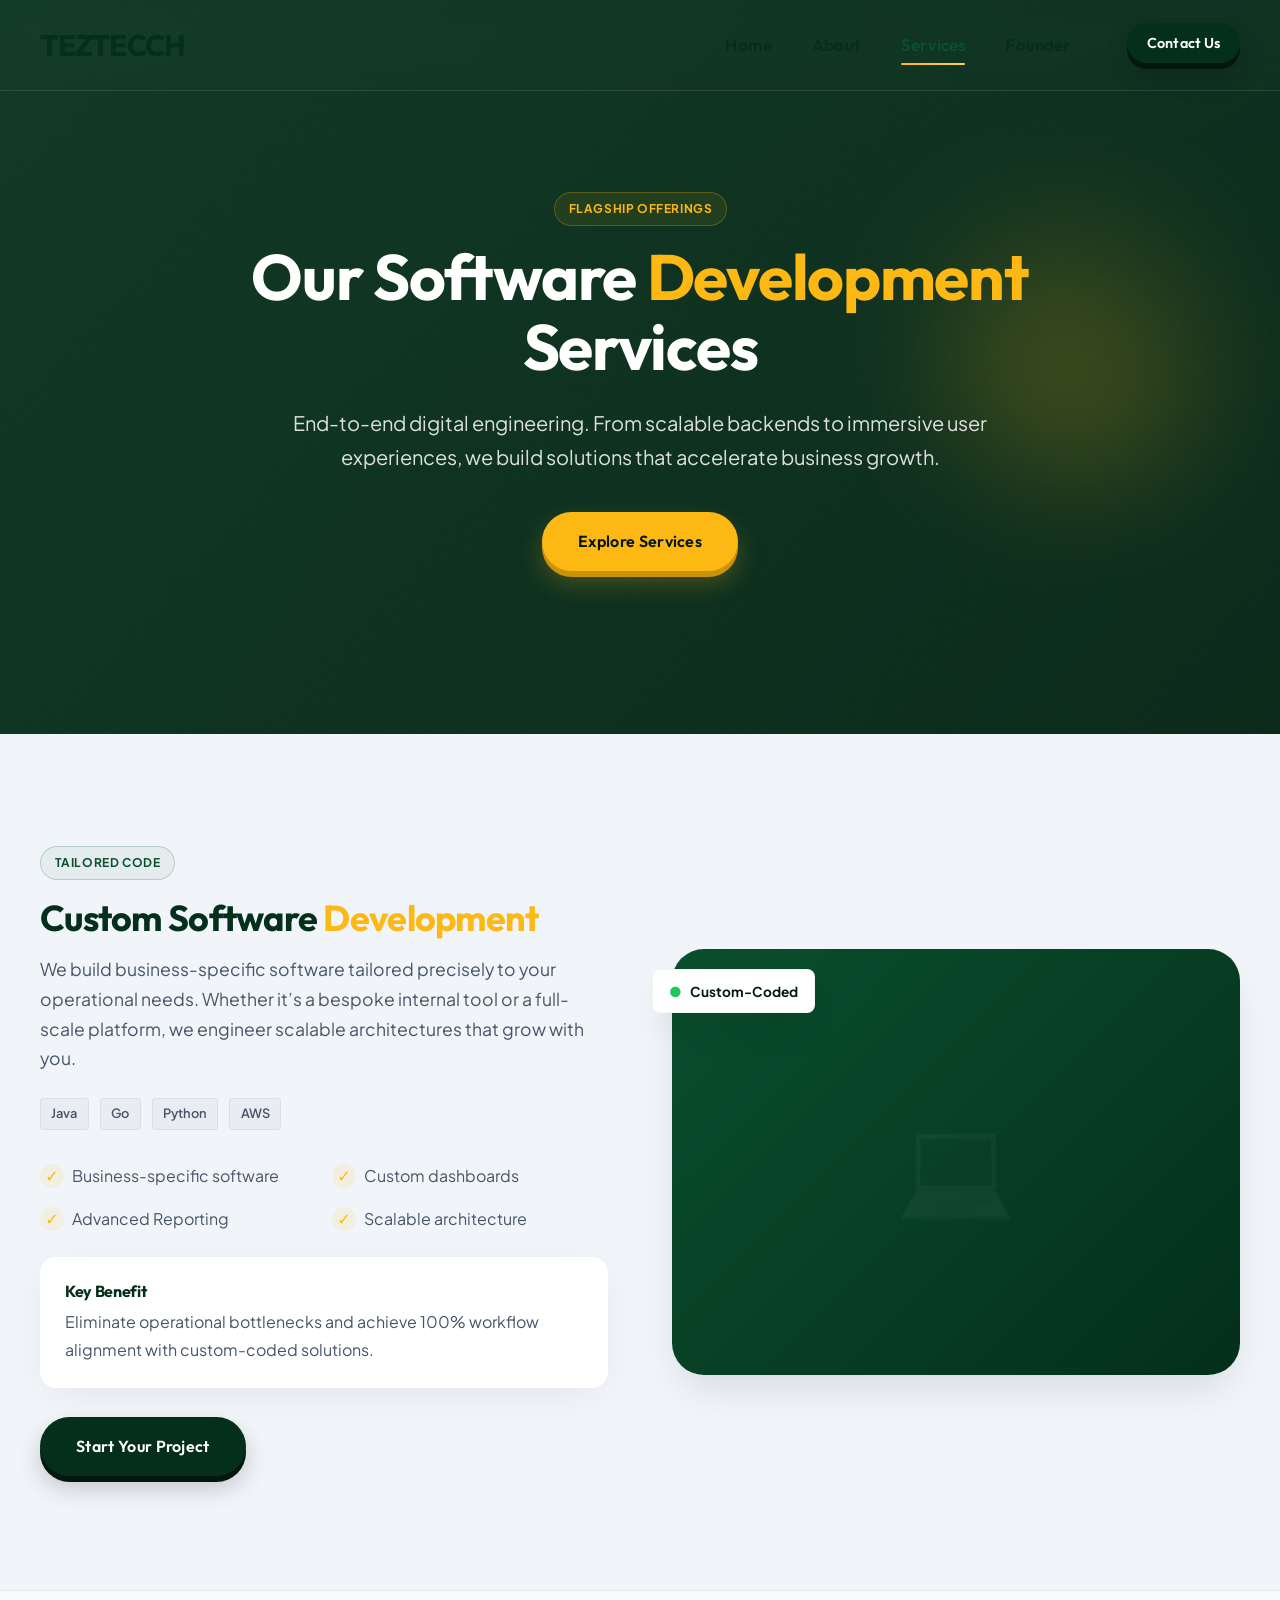
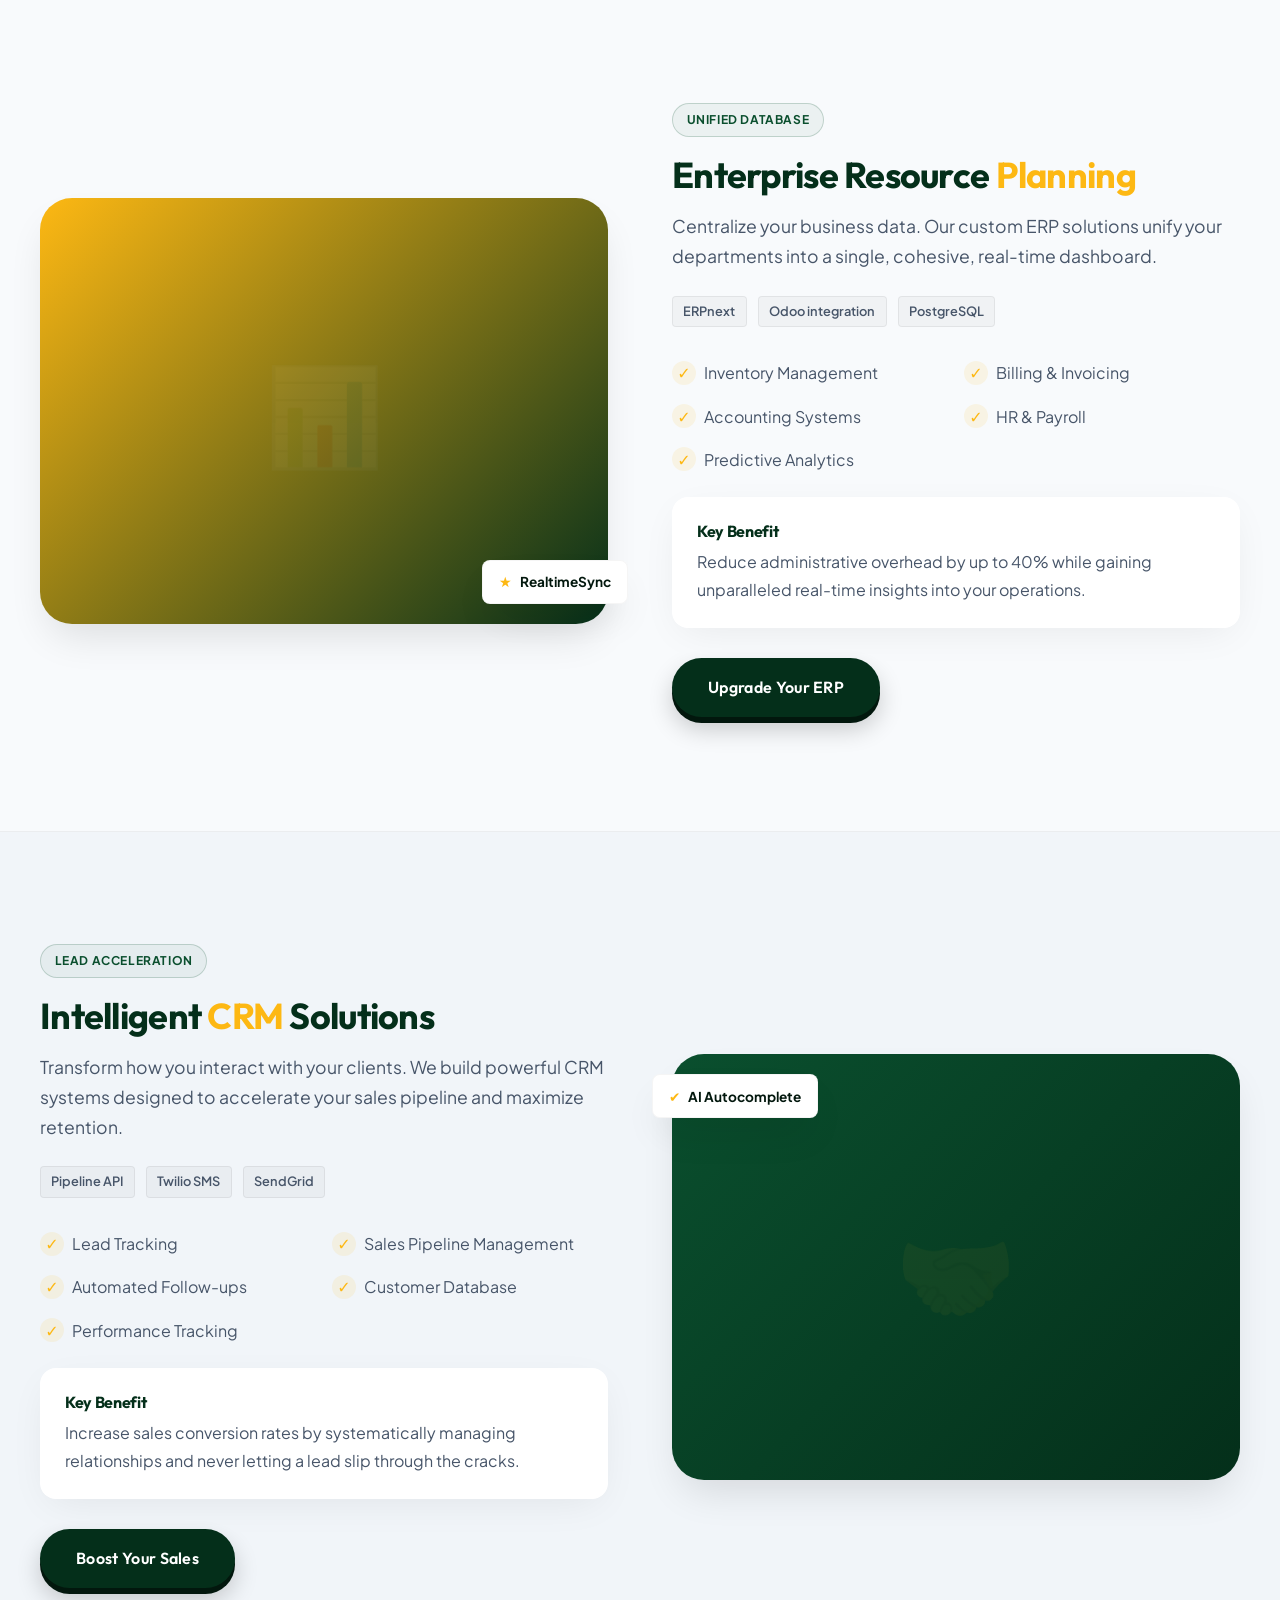
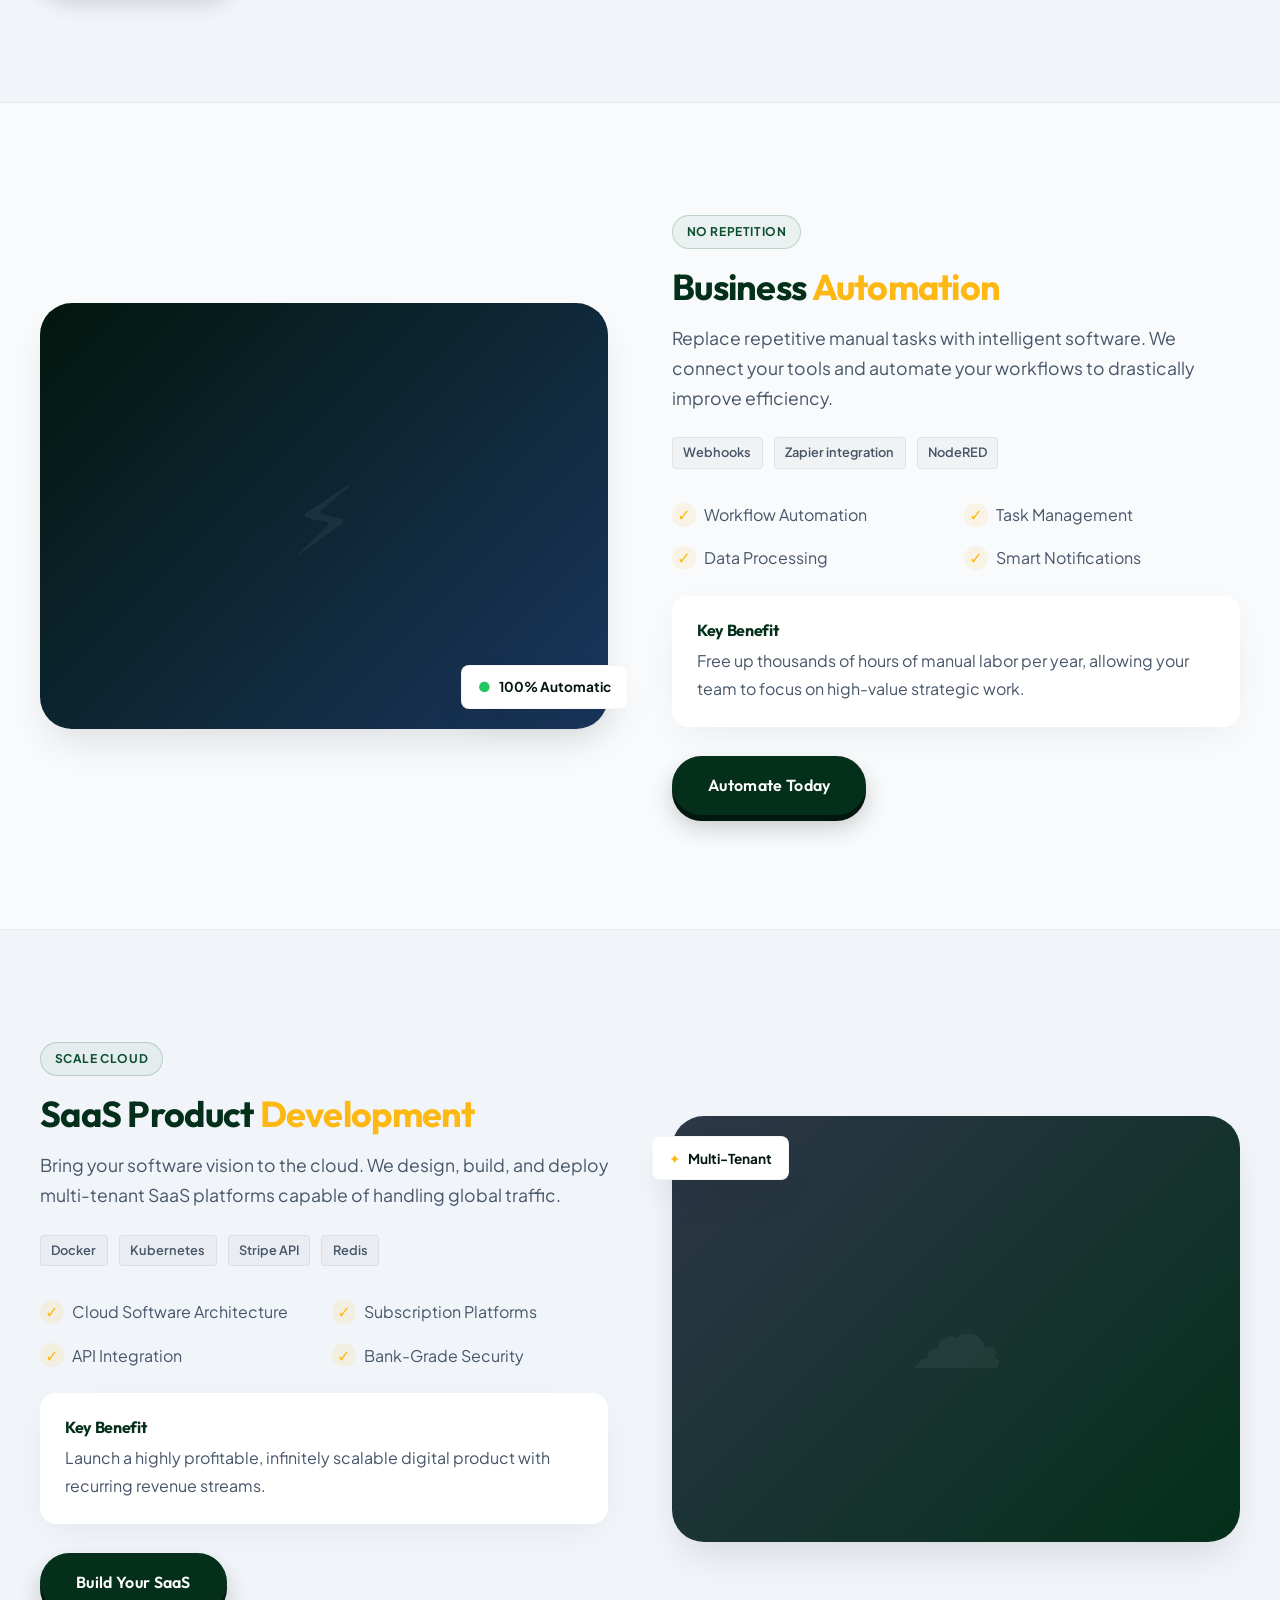
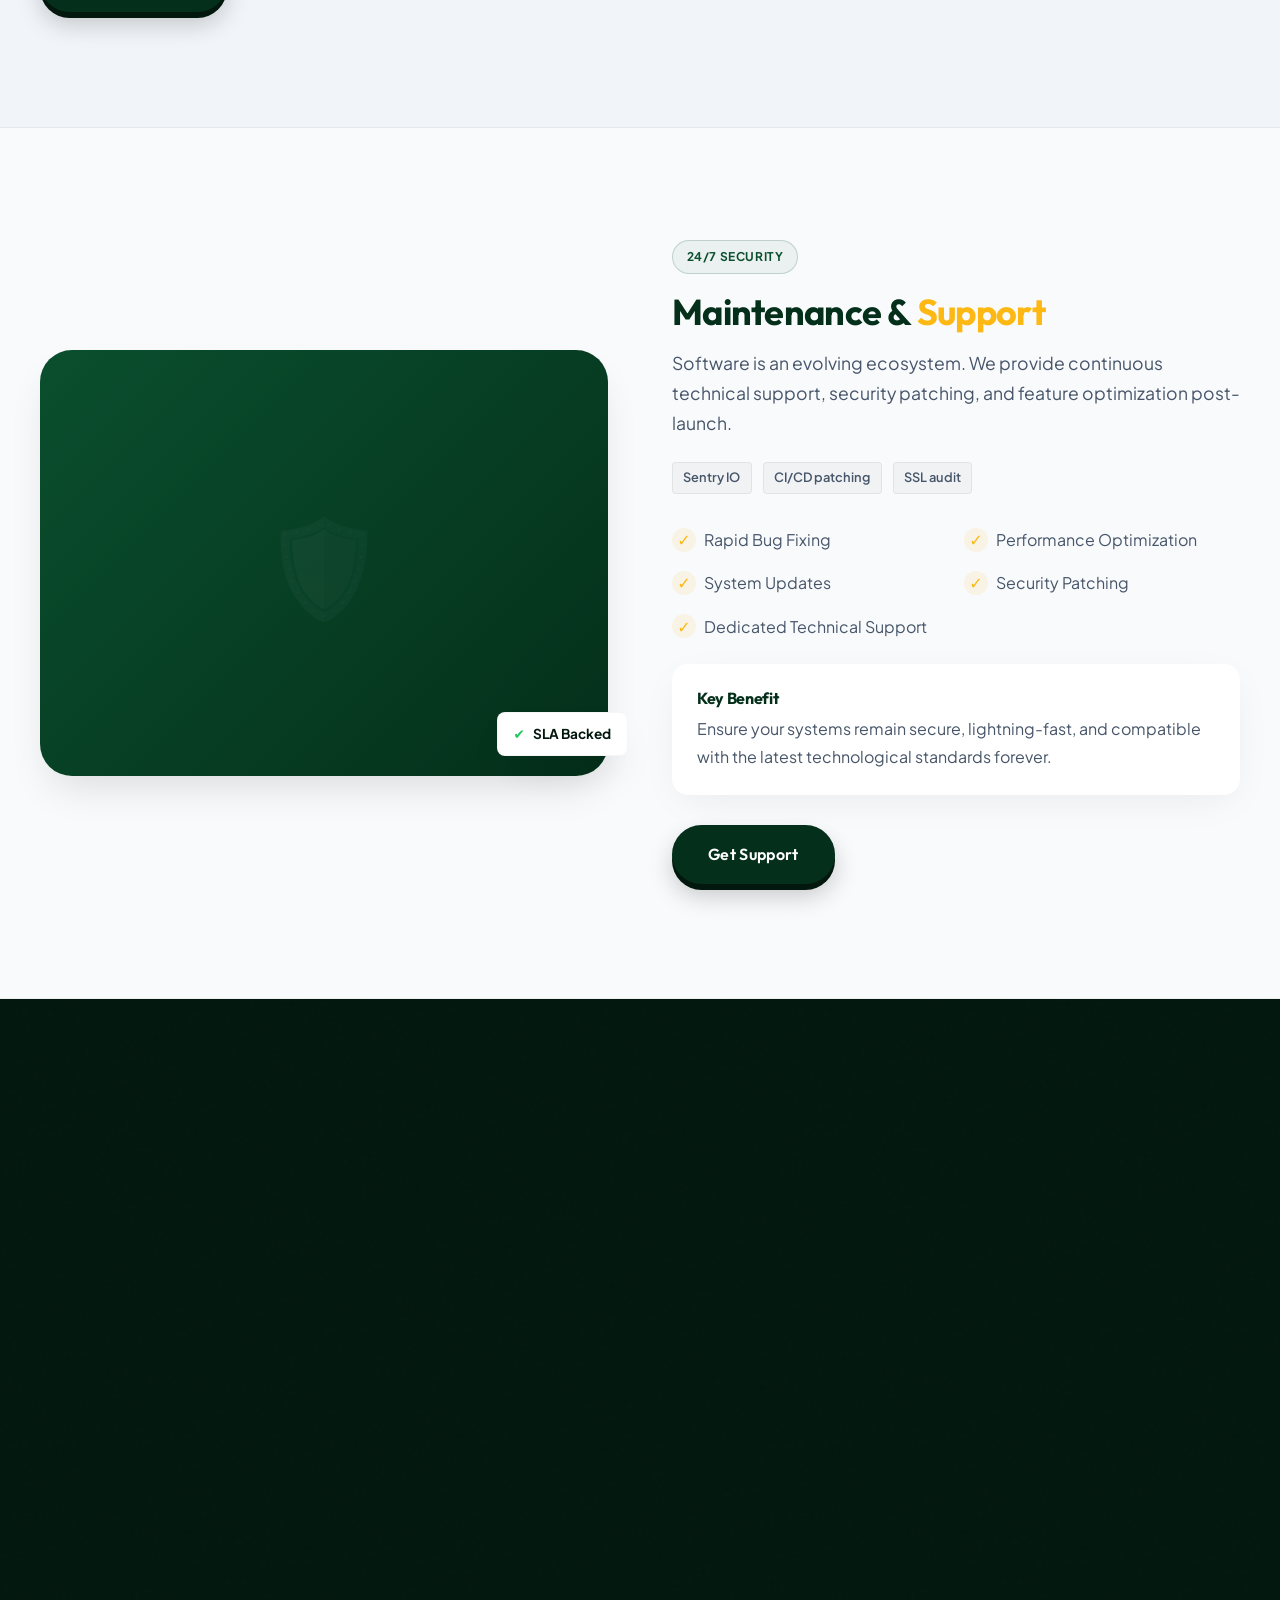
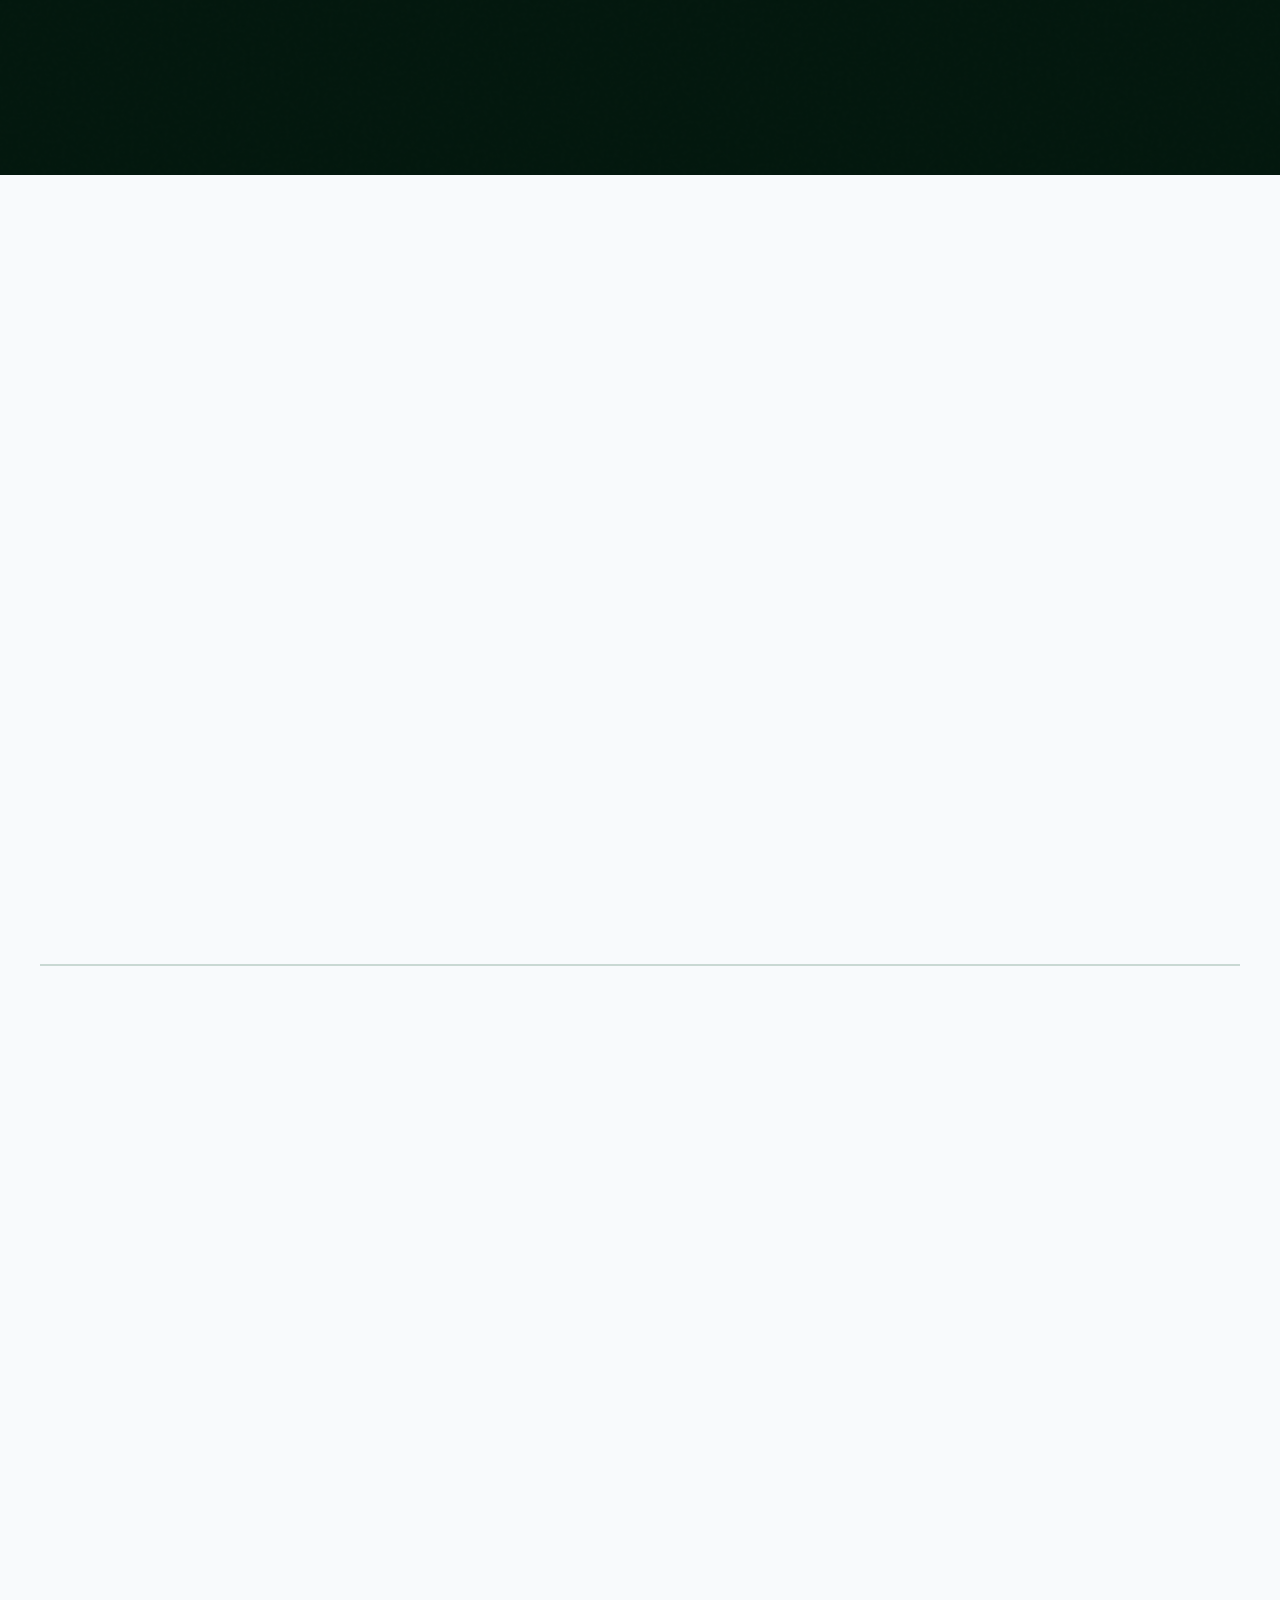
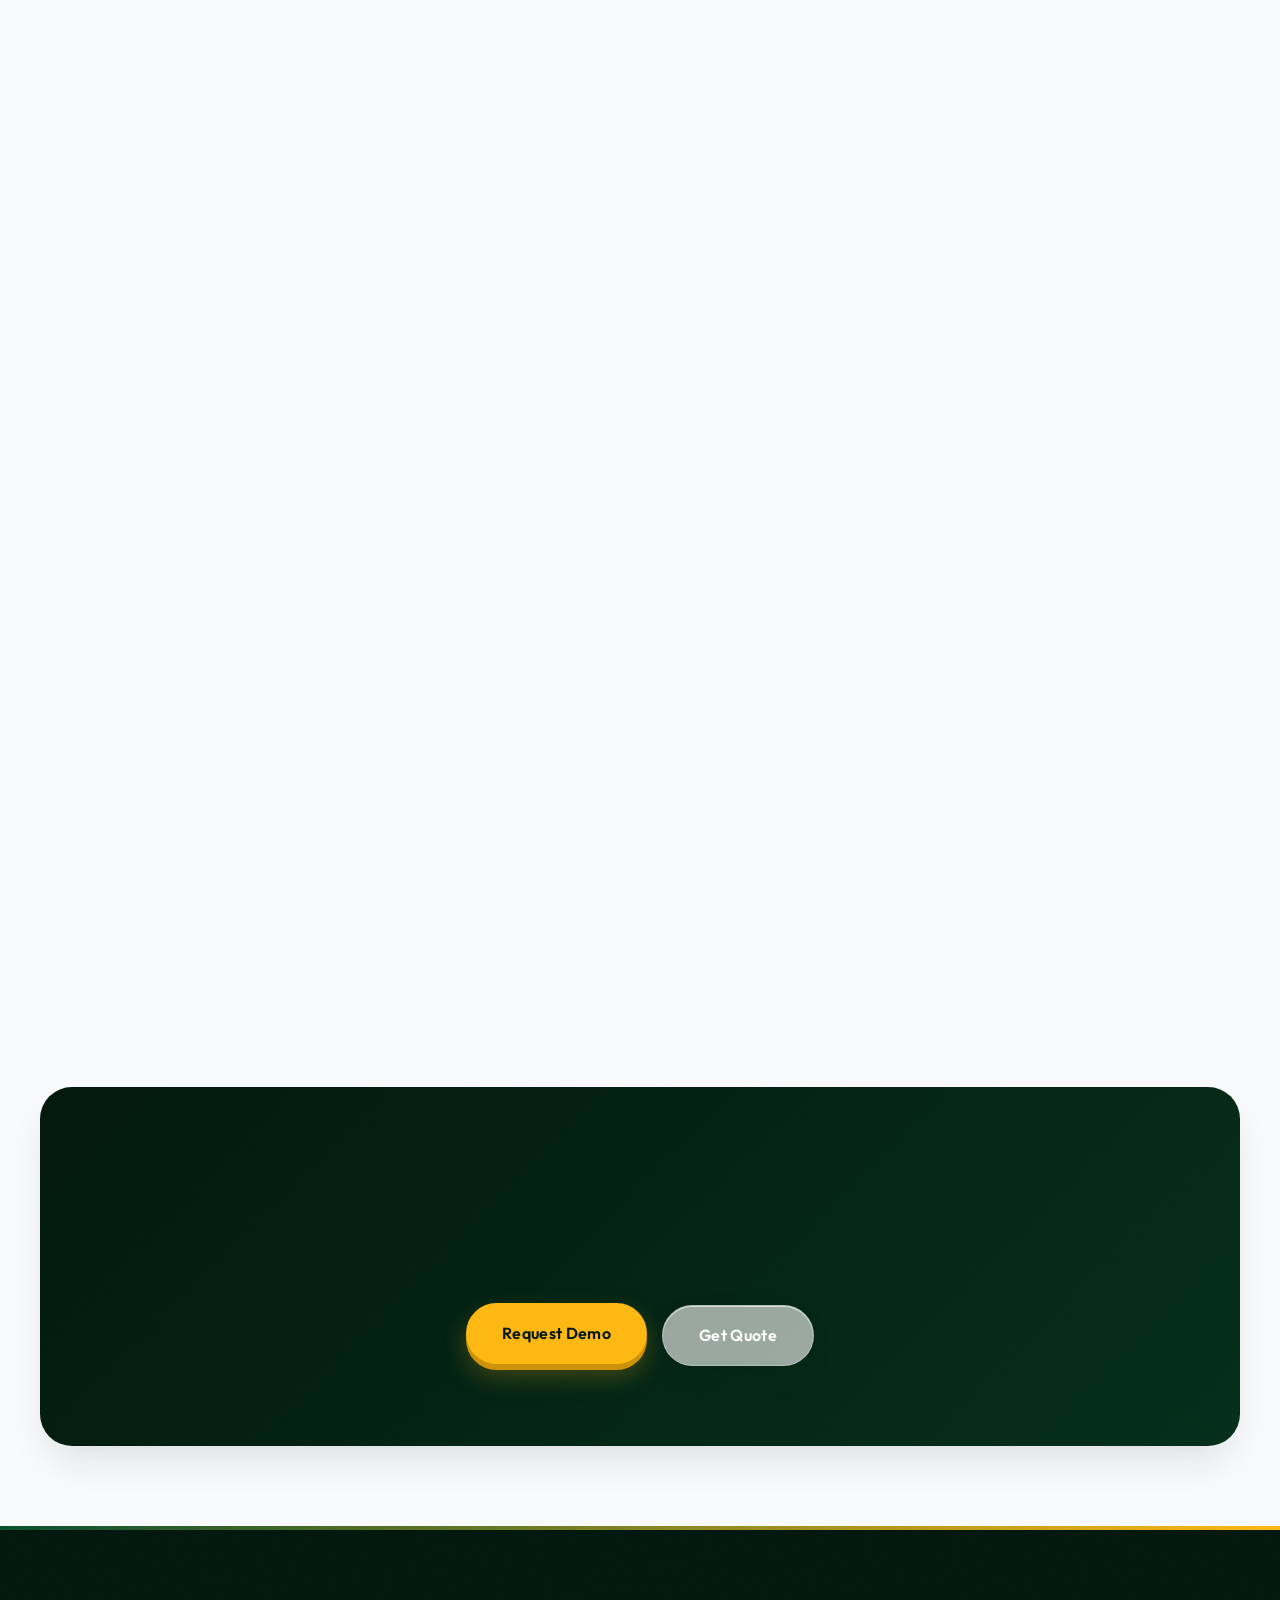
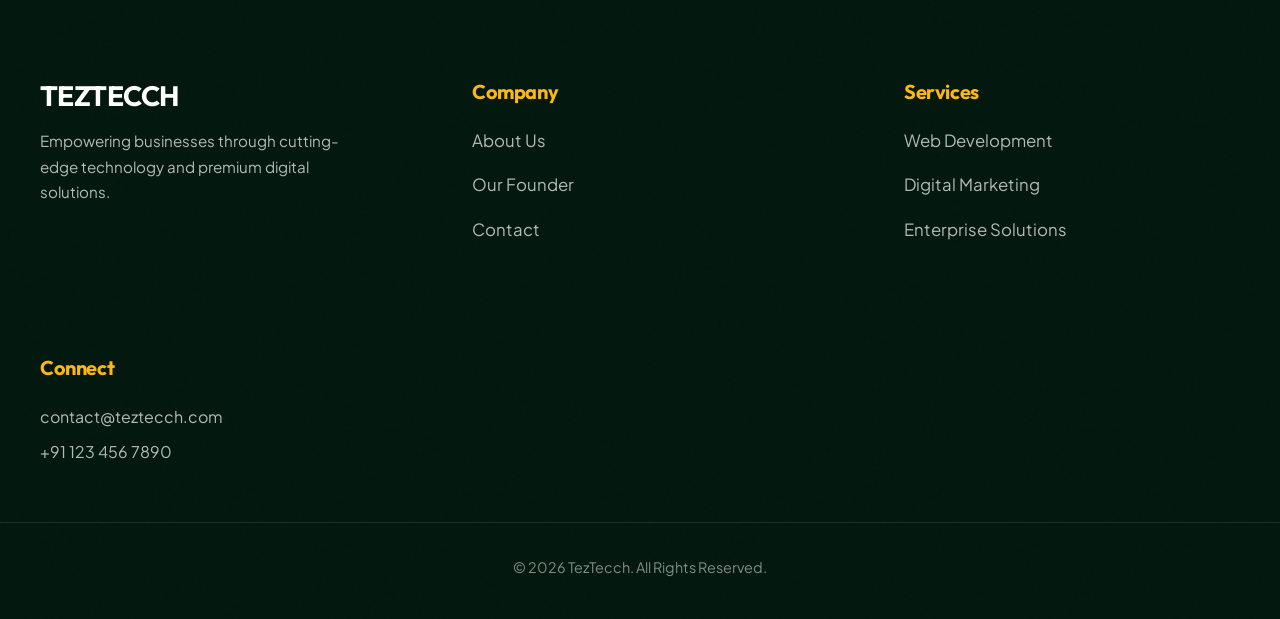
<file: services.html>
<!DOCTYPE html>
<html lang="en">
<head>
    <meta charset="UTF-8">
    <meta name="viewport" content="width=device-width, initial-scale=1.0">
    <title>TezTecch - Enterprise Services & Solutions</title>
    <meta name="description" content="Explore our premium software development, ERP, CRM, and automation services tailored for scaling enterprises.">
    <meta property="og:title" content="TezTecch - Services">
    <meta property="og:description" content="Explore our premium software development, ERP, CRM, and automation services.">
    
    <link rel="preconnect" href="https://fonts.googleapis.com">
    <link rel="preconnect" href="https://fonts.gstatic.com" crossorigin>
    
    <link rel="stylesheet" href="css/style.css">
    <link rel="stylesheet" href="css/animations.css">
    <link rel="stylesheet" href="css/responsive.css">
</head>
<body>
    <nav class="navbar" id="navbar">
        <div class="container nav-container">
            <a href="index.html" class="nav-logo" aria-label="TezTecch Home">TezTecch</a>
            
            <ul class="nav-links" id="nav-links">
                <li><a href="index.html" class="nav-link">Home</a></li>
                <li><a href="about.html" class="nav-link">About</a></li>
                <li><a href="services.html" class="nav-link active">Services</a></li>
                <li><a href="founder.html" class="nav-link">Founder</a></li>
                <li><a href="contact.html" class="nav-link btn btn-primary nav-cta btn-shine-sweep btn-glow-primary">Contact Us</a></li>
            </ul>

            <button class="mobile-menu-btn" id="mobile-menu-btn" aria-label="Toggle Menu">
                <span class="bar"></span>
                <span class="bar"></span>
                <span class="bar"></span>
            </button>
        </div>
    </nav>

    <main class="page-content pt-0">
        <!-- 1. Hero Section -->
        <section class="relative overflow-hidden py-hero min-h-90vh flex-center bg-gradient-hero text-white aurora-mesh" style="position: relative; overflow: hidden; padding: 12rem 0 10rem; min-height: 80vh; display: flex; align-items: center;">
            <div class="noise-overlay"></div>
            <div class="container relative z-10 text-center">
                <div class="max-w-900" style="margin: 0 auto;">
                    <span data-reveal class="reveal-fade-up badge">Flagship Offerings</span>
                    <h1 data-reveal class="reveal-rotate-in text-hero mb-md text-white" style="font-size: clamp(3rem, 5vw, 4.5rem); margin-bottom: 1.5rem;">
                        Our Software <span class="text-accent">Development</span> Services
                    </h1>
                    <p data-reveal class="reveal-fade-up text-lead text-muted-light mb-xl" style="font-size: 1.25rem; margin-bottom: 2.5rem; color: rgba(255,255,255,0.85); max-width: 750px; margin-left: auto; margin-right: auto;">
                        End-to-end digital engineering. From scalable backends to immersive user experiences, we build solutions that accelerate business growth.
                    </p>
                    <div data-reveal class="reveal-scale-in flex-center gap-md">
                        <a href="#services" class="btn btn-accent btn-shine-sweep btn-glow-accent">Explore Services</a>
                    </div>
                </div>
            </div>
            
            <div class="animate-float abstract-sphere" style="position: absolute; right: 5%; top: 30%; width: 250px; height: 250px; background: linear-gradient(45deg, var(--clr-accent), transparent); border-radius: 50%; filter: blur(70px); opacity: 0.4;"></div>
        </section>

        <div id="services">
            <!-- 2. Custom Software Development -->
            <section class="service-row bg-light" style="padding: 7rem 0;">
                <div class="container">
                    <div class="grid-2" style="display: grid; grid-template-columns: repeat(auto-fit, minmax(300px, 1fr)); gap: 4rem; align-items: center;">
                        <div data-reveal class="reveal-fade-left">
                            <span class="badge badge-primary">Tailored Code</span>
                            <h2 class="text-h2 mb-sm" style="font-size: 2.25rem; margin-bottom: 1rem;">Custom Software <span class="text-accent">Development</span></h2>
                            <p class="text-lead text-muted mb-md" style="color: var(--clr-text-muted); margin-bottom: 1.5rem;">We build business-specific software tailored precisely to your operational needs. Whether it’s a bespoke internal tool or a full-scale platform, we engineer scalable architectures that grow with you.</p>
                            
                            <div style="margin-bottom: 1.5rem;">
                                <span class="tech-chip tech-chip-dark">Java</span>
                                <span class="tech-chip tech-chip-dark">Go</span>
                                <span class="tech-chip tech-chip-dark">Python</span>
                                <span class="tech-chip tech-chip-dark">AWS</span>
                            </div>

                            <ul class="feature-list" style="margin-bottom: 1.5rem;">
                                <li>Business-specific software</li>
                                <li>Custom dashboards</li>
                                <li>Advanced Reporting</li>
                                <li>Scalable architecture</li>
                            </ul>
                            
                            <div class="card-glass service-card bg-white mt-md mb-lg" style="background: var(--clr-surface); padding: 1.5rem; border-radius: var(--radius-md); margin-bottom: 2rem;">
                                <h4 class="text-primary mb-xs" style="color: var(--clr-primary); margin-bottom: 0.5rem;">Key Benefit</h4>
                                <p class="text-muted" style="color: var(--clr-text-muted);">Eliminate operational bottlenecks and achieve 100% workflow alignment with custom-coded solutions.</p>
                            </div>
                            
                            <a href="contact.html" class="btn btn-primary btn-shine-sweep btn-glow-primary">Start Your Project</a>
                        </div>
                        <div data-reveal class="reveal-fade-right" style="position: relative;">
                            <!-- Floating Metric Glare overlay to enrich section -->
                            <div class="kpi-tag" style="top: 20px; left: -20px;"><span style="color: #22c55e;">●</span> Custom-Coded</div>
                            <div class="service-img-wrapper service-card" style="aspect-ratio: 4/3; background: linear-gradient(135deg, var(--clr-primary-light), var(--clr-primary)); border-radius: 2rem; position: relative; overflow: hidden; display: flex; align-items: center; justify-content: center; box-shadow: var(--shadow-medium);">
                                <div class="text-white opacity-20 font-size-6rem" style="font-size: 6rem; color: rgba(255,255,255,0.25);">💻</div>
                            </div>
                        </div>
                    </div>
                </div>
            </section>

            <!-- 3. ERP Solutions -->
            <section class="service-row bg-surface" style="padding: 7rem 0; background-color: #f8fafc;">
                <div class="container">
                    <div class="grid-2" style="display: grid; grid-template-columns: repeat(auto-fit, minmax(300px, 1fr)); gap: 4rem; align-items: center;">
                        <!-- Controlled Asymmetry: Left Heavy text layout alternating alignment -->
                        <div data-reveal class="reveal-fade-right">
                            <span class="badge badge-primary">Unified Database</span>
                            <h2 class="text-h2 mb-sm" style="font-size: 2.25rem; margin-bottom: 1rem;">Enterprise Resource <span class="text-accent">Planning</span></h2>
                            <p class="text-lead text-muted mb-md" style="color: var(--clr-text-muted); margin-bottom: 1.5rem;">Centralize your business data. Our custom ERP solutions unify your departments into a single, cohesive, real-time dashboard.</p>
                            
                            <div style="margin-bottom: 1.5rem;">
                                <span class="tech-chip tech-chip-dark">ERPnext</span>
                                <span class="tech-chip tech-chip-dark">Odoo integration</span>
                                <span class="tech-chip tech-chip-dark">PostgreSQL</span>
                            </div>

                            <ul class="feature-list" style="margin-bottom: 1.5rem;">
                                <li>Inventory Management</li>
                                <li>Billing & Invoicing</li>
                                <li>Accounting Systems</li>
                                <li>HR & Payroll</li>
                                <li>Predictive Analytics</li>
                            </ul>
                            
                            <div class="card-glass service-card bg-light mt-md mb-lg" style="background: var(--clr-surface); padding: 1.5rem; border-radius: var(--radius-md); margin-bottom: 2rem;">
                                <h4 class="text-primary mb-xs" style="color: var(--clr-primary); margin-bottom: 0.5rem;">Key Benefit</h4>
                                <p class="text-muted" style="color: var(--clr-text-muted);">Reduce administrative overhead by up to 40% while gaining unparalleled real-time insights into your operations.</p>
                            </div>
                            
                            <a href="contact.html" class="btn btn-primary btn-shine-sweep btn-glow-primary">Upgrade Your ERP</a>
                        </div>
                        <div data-reveal class="reveal-fade-left" style="position: relative;">
                            <div class="kpi-tag" style="bottom: 20px; right: -20px;"><span style="color: var(--clr-accent);">★</span> RealtimeSync</div>
                            <div class="service-img-wrapper service-card" style="aspect-ratio: 4/3; background: linear-gradient(135deg, var(--clr-accent), var(--clr-primary)); border-radius: 2rem; position: relative; overflow: hidden; display: flex; align-items: center; justify-content: center; box-shadow: var(--shadow-medium);">
                                <div class="text-white opacity-20 font-size-6rem" style="font-size: 6rem; color: rgba(255,255,255,0.25);">📊</div>
                            </div>
                        </div>
                    </div>
                </div>
            </section>

            <!-- 4. CRM Solutions -->
            <section class="service-row bg-light" style="padding: 7rem 0;">
                <div class="container">
                    <div class="grid-2" style="display: grid; grid-template-columns: repeat(auto-fit, minmax(300px, 1fr)); gap: 4rem; align-items: center;">
                        <div data-reveal class="reveal-fade-left">
                            <span class="badge badge-primary">Lead Acceleration</span>
                            <h2 class="text-h2 mb-sm" style="font-size: 2.25rem; margin-bottom: 1rem;">Intelligent <span class="text-accent">CRM</span> Solutions</h2>
                            <p class="text-lead text-muted mb-md" style="color: var(--clr-text-muted); margin-bottom: 1.5rem;">Transform how you interact with your clients. We build powerful CRM systems designed to accelerate your sales pipeline and maximize retention.</p>
                            
                            <div style="margin-bottom: 1.5rem;">
                                <span class="tech-chip tech-chip-dark">Pipeline API</span>
                                <span class="tech-chip tech-chip-dark">Twilio SMS</span>
                                <span class="tech-chip tech-chip-dark">SendGrid</span>
                            </div>

                            <ul class="feature-list" style="margin-bottom: 1.5rem;">
                                <li>Lead Tracking</li>
                                <li>Sales Pipeline Management</li>
                                <li>Automated Follow-ups</li>
                                <li>Customer Database</li>
                                <li>Performance Tracking</li>
                            </ul>
                            
                            <div class="card-glass service-card bg-white mt-md mb-lg" style="background: var(--clr-surface); padding: 1.5rem; border-radius: var(--radius-md); margin-bottom: 2rem;">
                                <h4 class="text-primary mb-xs" style="color: var(--clr-primary); margin-bottom: 0.5rem;">Key Benefit</h4>
                                <p class="text-muted" style="color: var(--clr-text-muted);">Increase sales conversion rates by systematically managing relationships and never letting a lead slip through the cracks.</p>
                            </div>
                            
                            <a href="contact.html" class="btn btn-primary btn-shine-sweep btn-glow-primary">Boost Your Sales</a>
                        </div>
                        <div data-reveal class="reveal-fade-right" style="position: relative;">
                            <div class="kpi-tag" style="top: 20px; left: -20px;"><span style="color: var(--clr-accent);">✔</span> AI Autocomplete</div>
                            <div class="service-img-wrapper service-card" style="aspect-ratio: 4/3; background: linear-gradient(135deg, var(--clr-primary-light), var(--clr-primary)); border-radius: 2rem; position: relative; overflow: hidden; display: flex; align-items: center; justify-content: center; box-shadow: var(--shadow-medium);">
                                <div class="text-white opacity-20 font-size-6rem" style="font-size: 6rem; color: rgba(255,255,255,0.25);">🤝</div>
                            </div>
                        </div>
                    </div>
                </div>
            </section>

            <!-- 5. Business Automation -->
            <section class="service-row bg-surface" style="padding: 7rem 0; background-color: #f8fafc;">
                <div class="container">
                    <div class="grid-2" style="display: grid; grid-template-columns: repeat(auto-fit, minmax(300px, 1fr)); gap: 4rem; align-items: center;">
                        <div data-reveal class="reveal-fade-right">
                            <span class="badge badge-primary">No Repetition</span>
                            <h2 class="text-h2 mb-sm" style="font-size: 2.25rem; margin-bottom: 1rem;">Business <span class="text-accent">Automation</span></h2>
                            <p class="text-lead text-muted mb-md" style="color: var(--clr-text-muted); margin-bottom: 1.5rem;">Replace repetitive manual tasks with intelligent software. We connect your tools and automate your workflows to drastically improve efficiency.</p>
                            
                            <div style="margin-bottom: 1.5rem;">
                                <span class="tech-chip tech-chip-dark">Webhooks</span>
                                <span class="tech-chip tech-chip-dark">Zapier integration</span>
                                <span class="tech-chip tech-chip-dark">NodeRED</span>
                            </div>

                            <ul class="feature-list" style="margin-bottom: 1.5rem;">
                                <li>Workflow Automation</li>
                                <li>Task Management</li>
                                <li>Data Processing</li>
                                <li>Smart Notifications</li>
                            </ul>
                            
                            <div class="card-glass service-card bg-light mt-md mb-lg" style="background: var(--clr-surface); padding: 1.5rem; border-radius: var(--radius-md); margin-bottom: 2rem;">
                                <h4 class="text-primary mb-xs" style="color: var(--clr-primary); margin-bottom: 0.5rem;">Key Benefit</h4>
                                <p class="text-muted" style="color: var(--clr-text-muted);">Free up thousands of hours of manual labor per year, allowing your team to focus on high-value strategic work.</p>
                            </div>
                            
                            <a href="contact.html" class="btn btn-primary btn-shine-sweep btn-glow-primary">Automate Today</a>
                        </div>
                        <div data-reveal class="reveal-fade-left" style="position: relative;">
                            <div class="kpi-tag" style="bottom: 20px; right: -20px;"><span style="color: #22c55e;">●</span> 100% Automatic</div>
                            <div class="service-img-wrapper service-card" style="aspect-ratio: 4/3; background: linear-gradient(135deg, var(--clr-primary-dark), #1a365d); border-radius: 2rem; position: relative; overflow: hidden; display: flex; align-items: center; justify-content: center; box-shadow: var(--shadow-medium);">
                                <div class="text-white opacity-20 font-size-6rem" style="font-size: 6rem; color: rgba(255,255,255,0.25);">⚡</div>
                            </div>
                        </div>
                    </div>
                </div>
            </section>

            <!-- 6. SaaS Product Development -->
            <section class="service-row bg-light" style="padding: 7rem 0;">
                <div class="container">
                    <div class="grid-2" style="display: grid; grid-template-columns: repeat(auto-fit, minmax(300px, 1fr)); gap: 4rem; align-items: center;">
                        <div data-reveal class="reveal-fade-left">
                            <span class="badge badge-primary">Scale Cloud</span>
                            <h2 class="text-h2 mb-sm" style="font-size: 2.25rem; margin-bottom: 1rem;">SaaS Product <span class="text-accent">Development</span></h2>
                            <p class="text-lead text-muted mb-md" style="color: var(--clr-text-muted); margin-bottom: 1.5rem;">Bring your software vision to the cloud. We design, build, and deploy multi-tenant SaaS platforms capable of handling global traffic.</p>
                            
                            <div style="margin-bottom: 1.5rem;">
                                <span class="tech-chip tech-chip-dark">Docker</span>
                                <span class="tech-chip tech-chip-dark">Kubernetes</span>
                                <span class="tech-chip tech-chip-dark">Stripe API</span>
                                <span class="tech-chip tech-chip-dark">Redis</span>
                            </div>

                            <ul class="feature-list" style="margin-bottom: 1.5rem;">
                                <li>Cloud Software Architecture</li>
                                <li>Subscription Platforms</li>
                                <li>API Integration</li>
                                <li>Bank-Grade Security</li>
                            </ul>
                            
                            <div class="card-glass service-card bg-white mt-md mb-lg" style="background: var(--clr-surface); padding: 1.5rem; border-radius: var(--radius-md); margin-bottom: 2rem;">
                                <h4 class="text-primary mb-xs" style="color: var(--clr-primary); margin-bottom: 0.5rem;">Key Benefit</h4>
                                <p class="text-muted" style="color: var(--clr-text-muted);">Launch a highly profitable, infinitely scalable digital product with recurring revenue streams.</p>
                            </div>
                            
                            <a href="contact.html" class="btn btn-primary btn-shine-sweep btn-glow-primary">Build Your SaaS</a>
                        </div>
                        <div data-reveal class="reveal-fade-right" style="position: relative;">
                            <div class="kpi-tag" style="top: 20px; left: -20px;"><span style="color: var(--clr-accent);">✦</span> Multi-Tenant</div>
                            <div class="service-img-wrapper service-card" style="aspect-ratio: 4/3; background: linear-gradient(135deg, #2d3748, var(--clr-primary)); border-radius: 2rem; position: relative; overflow: hidden; display: flex; align-items: center; justify-content: center; box-shadow: var(--shadow-medium);">
                                <div class="text-white opacity-20 font-size-6rem" style="font-size: 6rem; color: rgba(255,255,255,0.25);">☁️</div>
                            </div>
                        </div>
                    </div>
                </div>
            </section>

            <!-- 7. Maintenance & Support -->
            <section class="service-row bg-surface" style="padding: 7rem 0; background-color: #f8fafc;">
                <div class="container">
                    <div class="grid-2" style="display: grid; grid-template-columns: repeat(auto-fit, minmax(300px, 1fr)); gap: 4rem; align-items: center;">
                        <div data-reveal class="reveal-fade-right">
                            <span class="badge badge-primary">24/7 Security</span>
                            <h2 class="text-h2 mb-sm" style="font-size: 2.25rem; margin-bottom: 1rem;">Maintenance & <span class="text-accent">Support</span></h2>
                            <p class="text-lead text-muted mb-md" style="color: var(--clr-text-muted); margin-bottom: 1.5rem;">Software is an evolving ecosystem. We provide continuous technical support, security patching, and feature optimization post-launch.</p>
                            
                            <div style="margin-bottom: 1.5rem;">
                                <span class="tech-chip tech-chip-dark">Sentry IO</span>
                                <span class="tech-chip tech-chip-dark">CI/CD patching</span>
                                <span class="tech-chip tech-chip-dark">SSL audit</span>
                            </div>

                            <ul class="feature-list" style="margin-bottom: 1.5rem;">
                                <li>Rapid Bug Fixing</li>
                                <li>Performance Optimization</li>
                                <li>System Updates</li>
                                <li>Security Patching</li>
                                <li>Dedicated Technical Support</li>
                            </ul>
                            
                            <div class="card-glass service-card bg-light mt-md mb-lg" style="background: var(--clr-surface); padding: 1.5rem; border-radius: var(--radius-md); margin-bottom: 2rem;">
                                <h4 class="text-primary mb-xs" style="color: var(--clr-primary); margin-bottom: 0.5rem;">Key Benefit</h4>
                                <p class="text-muted" style="color: var(--clr-text-muted);">Ensure your systems remain secure, lightning-fast, and compatible with the latest technological standards forever.</p>
                            </div>
                            
                            <a href="contact.html" class="btn btn-primary btn-shine-sweep btn-glow-primary">Get Support</a>
                        </div>
                        <div data-reveal class="reveal-fade-left" style="position: relative;">
                            <div class="kpi-tag" style="bottom: 20px; right: -20px;"><span style="color: #22c55e;">✔</span> SLA Backed</div>
                            <div class="service-img-wrapper service-card" style="aspect-ratio: 4/3; background: linear-gradient(135deg, var(--clr-primary-light), var(--clr-primary)); border-radius: 2rem; position: relative; overflow: hidden; display: flex; align-items: center; justify-content: center; box-shadow: var(--shadow-medium);">
                                <div class="text-white opacity-20 font-size-6rem" style="font-size: 6rem; color: rgba(255,255,255,0.25);">🛡️</div>
                            </div>
                        </div>
                    </div>
                </div>
            </section>
        </div>

        <!-- 8. Technology Stack -->
        <section class="section bg-primary-dark text-white relative overflow-hidden" style="background-color: var(--clr-primary-dark); padding: 7rem 0;">
            <div class="noise-overlay"></div>
            <div class="container relative z-10">
                <div class="text-center mb-xl" data-reveal class="reveal-blur-in" style="text-align: center; margin-bottom: 4rem;">
                    <span class="badge">Ecosystem</span>
                    <h2 class="text-h2 text-white" style="color: white; font-size: 2.5rem;">Our Enterprise <span class="text-accent">Tech Stack</span></h2>
                    <p class="text-lead text-muted-light mt-sm" style="color: rgba(255,255,255,0.7);">We use battle-tested, modern technologies to build resilient systems.</p>
                </div>
                <div class="tech-grid" style="display: grid; grid-template-columns: repeat(auto-fit, minmax(130px, 1fr)); gap: 1.5rem;" data-reveal-group>
                    <div class="tech-card bg-primary hover-lift service-card" style="background: rgba(255,255,255,0.03); border: 1px solid rgba(255,255,255,0.08); padding: 2rem; border-radius: var(--radius-md); text-align: center;" data-reveal class="reveal-scale-in">
                        <div class="tech-icon text-accent" style="font-size: 2.5rem; margin-bottom: 0.5rem; color: var(--clr-accent);">🌐</div>
                        <h4 class="text-white" style="color: white;">HTML/CSS</h4>
                    </div>
                    <div class="tech-card bg-primary hover-lift service-card" style="background: rgba(255,255,255,0.03); border: 1px solid rgba(255,255,255,0.08); padding: 2rem; border-radius: var(--radius-md); text-align: center;" data-reveal class="reveal-scale-in">
                        <div class="tech-icon text-accent" style="font-size: 2.5rem; margin-bottom: 0.5rem; color: var(--clr-accent);">⚡</div>
                        <h4 class="text-white" style="color: white;">JavaScript</h4>
                    </div>
                    <div class="tech-card bg-primary hover-lift service-card" style="background: rgba(255,255,255,0.03); border: 1px solid rgba(255,255,255,0.08); padding: 2rem; border-radius: var(--radius-md); text-align: center;" data-reveal class="reveal-scale-in">
                        <div class="tech-icon text-accent" style="font-size: 2.5rem; margin-bottom: 0.5rem; color: var(--clr-accent);">🐘</div>
                        <h4 class="text-white" style="color: white;">PHP</h4>
                    </div>
                    <div class="tech-card bg-primary hover-lift service-card" style="background: rgba(255,255,255,0.03); border: 1px solid rgba(255,255,255,0.08); padding: 2rem; border-radius: var(--radius-md); text-align: center;" data-reveal class="reveal-scale-in">
                        <div class="tech-icon text-accent" style="font-size: 2.5rem; margin-bottom: 0.5rem; color: var(--clr-accent);">🟢</div>
                        <h4 class="text-white" style="color: white;">Node.js</h4>
                    </div>
                    <div class="tech-card bg-primary hover-lift service-card" style="background: rgba(255,255,255,0.03); border: 1px solid rgba(255,255,255,0.08); padding: 2rem; border-radius: var(--radius-md); text-align: center;" data-reveal class="reveal-scale-in">
                        <div class="tech-icon text-accent" style="font-size: 2.5rem; margin-bottom: 0.5rem; color: var(--clr-accent);">🐬</div>
                        <h4 class="text-white" style="color: white;">MySQL</h4>
                    </div>
                    <div class="tech-card bg-primary hover-lift service-card" style="background: rgba(255,255,255,0.03); border: 1px solid rgba(255,255,255,0.08); padding: 2rem; border-radius: var(--radius-md); text-align: center;" data-reveal class="reveal-scale-in">
                        <div class="tech-icon text-accent" style="font-size: 2.5rem; margin-bottom: 0.5rem; color: var(--clr-accent);">☁️</div>
                        <h4 class="text-white" style="color: white;">Cloud</h4>
                    </div>
                    <div class="tech-card bg-primary hover-lift service-card" style="background: rgba(255,255,255,0.03); border: 1px solid rgba(255,255,255,0.08); padding: 2rem; border-radius: var(--radius-md); text-align: center;" data-reveal class="reveal-scale-in">
                        <div class="tech-icon text-accent" style="font-size: 2.5rem; margin-bottom: 0.5rem; color: var(--clr-accent);">🔌</div>
                        <h4 class="text-white" style="color: white;">REST APIs</h4>
                    </div>
                    <div class="tech-card bg-primary hover-lift service-card" style="background: rgba(255,255,255,0.03); border: 1px solid rgba(255,255,255,0.08); padding: 2rem; border-radius: var(--radius-md); text-align: center;" data-reveal class="reveal-scale-in">
                        <div class="tech-icon text-accent" style="font-size: 2.5rem; margin-bottom: 0.5rem; color: var(--clr-accent);">📦</div>
                        <h4 class="text-white" style="color: white;">Docker</h4>
                    </div>
                    <div class="tech-card bg-primary hover-lift service-card" style="background: rgba(255,255,255,0.03); border: 1px solid rgba(255,255,255,0.08); padding: 2rem; border-radius: var(--radius-md); text-align: center;" data-reveal class="reveal-scale-in">
                        <div class="tech-icon text-accent" style="font-size: 2.5rem; margin-bottom: 0.5rem; color: var(--clr-accent);">🔄</div>
                        <h4 class="text-white" style="color: white;">Git</h4>
                    </div>
                </div>
            </div>
        </section>

        <!-- 9. Why Choose Teztecch -->
        <section class="section bg-light" style="background-color: #f8fafc; padding: 5rem 0;">
            <div class="container">
                <div class="text-center mb-xl" data-reveal class="reveal-blur-in" style="text-align: center; margin-bottom: 4rem;">
                    <span class="badge badge-primary">Strategic Advantage</span>
                    <h2 class="text-h2" style="font-size: 2.5rem;">Why Choose <span class="text-accent">Teztecch</span></h2>
                </div>
                <div class="grid-3" style="display: grid; grid-template-columns: repeat(auto-fit, minmax(280px, 1fr)); gap: 2rem;" data-reveal-group>
                    <div class="card hover-lift service-card" style="background: var(--clr-surface); border-radius: var(--radius-md); padding: 2.5rem;" data-reveal class="reveal-scale-in">
                        <h3 class="text-h3 text-primary mb-sm" style="color: var(--clr-primary); margin-bottom: 0.5rem;">Bespoke Quality</h3>
                        <p class="text-muted" style="color: var(--clr-text-muted);">We don't use generic templates. Every line of code is custom-written to fit your exact specifications and business logic.</p>
                    </div>
                    <div class="card hover-lift service-card" style="background: var(--clr-surface); border-radius: var(--radius-md); padding: 2.5rem;" data-reveal class="reveal-scale-in">
                        <h3 class="text-h3 text-primary mb-sm" style="color: var(--clr-primary); margin-bottom: 0.5rem;">Agile Delivery</h3>
                        <p class="text-muted" style="color: var(--clr-text-muted);">We work in highly communicative sprints. You'll see progress weekly, allowing for continuous feedback and rapid pivoting.</p>
                    </div>
                    <div class="card hover-lift service-card" style="background: var(--clr-surface); border-radius: var(--radius-md); padding: 2.5rem;" data-reveal class="reveal-scale-in">
                        <h3 class="text-h3 text-primary mb-sm" style="color: var(--clr-primary); margin-bottom: 0.5rem;">Zero-Trust Security</h3>
                        <p class="text-muted" style="color: var(--clr-text-muted);">Security isn't an afterthought. We implement encryption, secure APIs, and robust authentication from day one.</p>
                    </div>
                </div>
            </div>
        </section>

        <!-- 10. Development Process (Horizontal) -->
        <section class="section bg-surface" style="padding: 5rem 0;">
            <div class="container">
                <div class="text-center mb-xl" data-reveal class="reveal-blur-in" style="text-align: center; margin-bottom: 4rem;">
                    <span class="badge badge-primary">Sprints</span>
                    <h2 class="text-h2" style="font-size: 2.5rem;">Our Rapid <span class="text-accent">Deployment</span> Cycle</h2>
                </div>
                <div class="timeline-horizontal" data-reveal-group>
                    <div class="timeline-h-item timeline-item" data-reveal class="reveal-fade-up">
                        <div class="timeline-h-dot"></div>
                        <h4 class="text-primary mb-xs" style="color: var(--clr-primary); margin-bottom: 0.5rem; margin-top: 1rem;">1. Discovery</h4>
                        <p class="text-muted text-sm" style="color: var(--clr-text-muted); font-size: 0.85rem;">Gathering requirements.</p>
                    </div>
                    <div class="timeline-h-item timeline-item" data-reveal class="reveal-fade-up">
                        <div class="timeline-h-dot"></div>
                        <h4 class="text-primary mb-xs" style="color: var(--clr-primary); margin-bottom: 0.5rem; margin-top: 1rem;">2. Design</h4>
                        <p class="text-muted text-sm" style="color: var(--clr-text-muted); font-size: 0.85rem;">UI/UX prototyping.</p>
                    </div>
                    <div class="timeline-h-item timeline-item" data-reveal class="reveal-fade-up">
                        <div class="timeline-h-dot"></div>
                        <h4 class="text-primary mb-xs" style="color: var(--clr-primary); margin-bottom: 0.5rem; margin-top: 1rem;">3. Build</h4>
                        <p class="text-muted text-sm" style="color: var(--clr-text-muted); font-size: 0.85rem;">Agile engineering.</p>
                    </div>
                    <div class="timeline-h-item timeline-item" data-reveal class="reveal-fade-up">
                        <div class="timeline-h-dot"></div>
                        <h4 class="text-primary mb-xs" style="color: var(--clr-primary); margin-bottom: 0.5rem; margin-top: 1rem;">4. QA</h4>
                        <p class="text-muted text-sm" style="color: var(--clr-text-muted); font-size: 0.85rem;">Rigorous testing.</p>
                    </div>
                    <div class="timeline-h-item timeline-item" data-reveal class="reveal-fade-up">
                        <div class="timeline-h-dot"></div>
                        <h4 class="text-primary mb-xs" style="color: var(--clr-primary); margin-bottom: 0.5rem; margin-top: 1rem;">5. Launch</h4>
                        <p class="text-muted text-sm" style="color: var(--clr-text-muted); font-size: 0.85rem;">Live deployment.</p>
                    </div>
                </div>
            </div>
        </section>

        <!-- 11. Industries Served -->
        <section class="section bg-light" style="background-color: #f8fafc; padding: 5rem 0;">
            <div class="container">
                <div class="text-center mb-xl" data-reveal class="reveal-blur-in" style="text-align: center; margin-bottom: 4rem;">
                    <span class="badge badge-primary">Impact</span>
                    <h2 class="text-h2" style="font-size: 2.5rem;">Industries We <span class="text-accent">Empower</span></h2>
                </div>
                <div class="grid-4" style="display: grid; grid-template-columns: repeat(auto-fit, minmax(200px, 1fr)); gap: 1.5rem;" data-reveal-group>
                    <div class="card text-center hover-lift service-card" style="background: var(--clr-surface); border-radius: var(--radius-md); padding: 1.5rem; text-align: center;" data-reveal class="reveal-scale-in">
                        <h4 class="text-primary" style="color: var(--clr-primary);">Healthcare</h4>
                    </div>
                    <div class="card text-center hover-lift service-card" style="background: var(--clr-surface); border-radius: var(--radius-md); padding: 1.5rem; text-align: center;" data-reveal class="reveal-scale-in">
                        <h4 class="text-primary" style="color: var(--clr-primary);">Education</h4>
                    </div>
                    <div class="card text-center hover-lift service-card" style="background: var(--clr-surface); border-radius: var(--radius-md); padding: 1.5rem; text-align: center;" data-reveal class="reveal-scale-in">
                        <h4 class="text-primary" style="color: var(--clr-primary);">Construction</h4>
                    </div>
                    <div class="card text-center hover-lift service-card" style="background: var(--clr-surface); border-radius: var(--radius-md); padding: 1.5rem; text-align: center;" data-reveal class="reveal-scale-in">
                        <h4 class="text-primary" style="color: var(--clr-primary);">Retail</h4>
                    </div>
                    <div class="card text-center hover-lift service-card" style="background: var(--clr-surface); border-radius: var(--radius-md); padding: 1.5rem; text-align: center;" data-reveal class="reveal-scale-in">
                        <h4 class="text-primary" style="color: var(--clr-primary);">Manufacturing</h4>
                    </div>
                    <div class="card text-center hover-lift service-card" style="background: var(--clr-surface); border-radius: var(--radius-md); padding: 1.5rem; text-align: center;" data-reveal class="reveal-scale-in">
                        <h4 class="text-primary" style="color: var(--clr-primary);">Finance</h4>
                    </div>
                    <div class="card text-center hover-lift service-card" style="background: var(--clr-surface); border-radius: var(--radius-md); padding: 1.5rem; text-align: center;" data-reveal class="reveal-scale-in">
                        <h4 class="text-primary" style="color: var(--clr-primary);">Logistics</h4>
                    </div>
                    <div class="card text-center hover-lift service-card" style="background: var(--clr-surface); border-radius: var(--radius-md); padding: 1.5rem; text-align: center;" data-reveal class="reveal-scale-in">
                        <h4 class="text-primary" style="color: var(--clr-primary);">Professional Services</h4>
                    </div>
                </div>
            </div>
        </section>

        <!-- 12. FAQ -->
        <section class="section bg-surface" style="padding: 5rem 0;">
            <div class="container">
                <div class="text-center mb-xl" data-reveal class="reveal-blur-in" style="text-align: center; margin-bottom: 4rem;">
                    <span class="badge badge-primary">Q&A</span>
                    <h2 class="text-h2" style="font-size: 2.5rem;">Frequently Asked <span class="text-accent">Questions</span></h2>
                </div>
                <div class="faq-container" data-reveal-group>
                    <div class="faq-item" style="background: var(--clr-surface); margin-bottom: 1rem; border-radius: var(--radius-md);" data-reveal class="reveal-fade-up">
                        <button class="faq-header">
                            How long does it take to build custom software?
                            <span class="faq-icon">+</span>
                        </button>
                        <div class="faq-content">
                            <p class="text-muted pt-0 mb-md" style="color: var(--clr-text-muted);">Timelines vary greatly based on complexity. A simple internal tool might take 4-6 weeks, while a comprehensive enterprise ERP or SaaS platform can take 3-6 months. We provide a strict timeline during the Discovery phase.</p>
                        </div>
                    </div>
                    <div class="faq-item" style="background: var(--clr-surface); margin-bottom: 1rem; border-radius: var(--radius-md);" data-reveal class="reveal-fade-up">
                        <button class="faq-header">
                            Do I own the source code after completion?
                            <span class="faq-icon">+</span>
                        </button>
                        <div class="faq-content">
                            <p class="text-muted pt-0 mb-md" style="color: var(--clr-text-muted);">Yes, absolutely. Once the project is fully paid for and deployed, 100% of the Intellectual Property (IP) and source code belongs entirely to your company.</p>
                        </div>
                    </div>
                    <div class="faq-item" style="background: var(--clr-surface); margin-bottom: 1rem; border-radius: var(--radius-md);" data-reveal class="reveal-fade-up">
                        <button class="faq-header">
                            How do you handle maintenance and updates?
                            <span class="faq-icon">+</span>
                        </button>
                        <div class="faq-content">
                            <p class="text-muted pt-0 mb-md" style="color: var(--clr-text-muted);">We offer flexible SLA-backed maintenance retainers that cover security patches, bug fixes, server monitoring, and feature upgrades to ensure your software remains cutting-edge.</p>
                        </div>
                    </div>
                </div>
            </div>
        </section>

        <!-- 13. Large CTA -->
        <section class="section pt-0" style="padding-bottom: 5rem;">
            <div class="container">
                <div class="card-glass text-center" style="background: linear-gradient(135deg, var(--clr-primary-dark), var(--clr-primary)); color: white; border-radius: 2rem; padding: 5rem 2rem; border: none; box-shadow: var(--shadow-medium); position: relative; overflow: hidden;">
                    <div class="noise-overlay"></div>
                    <div class="max-w-800" style="margin: 0 auto; position: relative; z-index: 10;">
                        <h2 class="text-hero text-white mb-md" data-reveal class="reveal-rotate-in" style="color: white; font-size: clamp(2rem, 4vw, 3rem); margin-bottom: 1.5rem;">
                            Build smarter systems.<br>
                            <span class="text-accent">Scale faster.</span> Grow better.
                        </h2>
                        <div data-reveal class="reveal-scale-in" style="display: flex; gap: 1rem; flex-wrap: wrap; justify-content: center; margin-top: 2rem;">
                            <a href="contact.html" class="btn btn-accent btn-shine-sweep btn-glow-accent animate-pulse-glow">Request Demo</a>
                            <a href="contact.html" class="btn btn-glass btn-shine-sweep" style="color: white; border-color: rgba(255,255,255,0.25);">Get Quote</a>
                        </div>
                    </div>
                </div>
            </div>
        </section>
    </main>

    <footer class="footer" style="position: relative; overflow: hidden;">
        <div class="noise-overlay"></div>
        <div class="container footer-grid" style="position: relative; z-index: 2;">
            <div class="footer-col">
                <h3 class="footer-logo">TezTecch</h3>
                <p class="footer-text" style="color: rgba(255,255,255,0.7); margin-top: 1rem; font-size: 0.95rem;">
                    Empowering businesses through cutting-edge technology and premium digital solutions.
                </p>
            </div>
            <div class="footer-col">
                <h4 class="footer-heading">Company</h4>
                <a href="about.html" class="footer-link">About Us</a><br>
                <a href="founder.html" class="footer-link">Our Founder</a><br>
                <a href="contact.html" class="footer-link">Contact</a>
            </div>
            <div class="footer-col">
                <h4 class="footer-heading">Services</h4>
                <a href="services.html" class="footer-link">Web Development</a><br>
                <a href="services.html" class="footer-link">Digital Marketing</a><br>
                <a href="services.html" class="footer-link">Enterprise Solutions</a>
            </div>
            <div class="footer-col">
                <h4 class="footer-heading">Connect</h4>
                <p class="footer-contact">contact@teztecch.com</p>
                <p class="footer-contact">+91 123 456 7890</p>
            </div>
        </div>
        <div class="container footer-bottom" style="position: relative; z-index: 2;">
            <p class="footer-copyright">&copy; 2026 TezTecch. All Rights Reserved.</p>
        </div>
    </footer>

    <script src="js/particles.js" defer></script>
    <script src="js/animations.js" defer></script>
    <script src="js/main.js" defer></script>
</body>
</html>
</file>
<file: css/style.css>
@import url('https://fonts.googleapis.com/css2?family=Outfit:wght@300;400;500;600;700&family=Plus+Jakarta+Sans:wght@400;500;600;700&display=swap');

:root {
    /* Brand Colors */
    --clr-primary: #042f1a;
    --clr-primary-light: #0a4f2e;
    --clr-primary-dark: #02170d;
    
    --clr-accent: #FDB813;
    --clr-accent-hover: #e5a40d;
    --clr-accent-light: #ffce54;
    
    --clr-white: #ffffff;
    --clr-bg: #f8fafc;
    --clr-surface: #ffffff;
    
    --clr-text-main: #0f172a;
    --clr-text-muted: #475569;

    /* Glassmorphism Variables */
    --glass-bg: rgba(255, 255, 255, 0.6);
    --glass-border: rgba(255, 255, 255, 0.4);
    --glass-highlight: inset 0 1px 0 rgba(255, 255, 255, 0.6);
    --glass-blur: 16px;

    /* Typography */
    --font-heading: 'Outfit', system-ui, sans-serif;
    --font-body: 'Plus Jakarta Sans', system-ui, sans-serif;
    
    /* Perfected Spacing System */
    --container-max: 1280px;
    --spacing-xs: 0.5rem;
    --spacing-sm: 1rem;
    --spacing-md: 1.5rem;
    --spacing-lg: 2.5rem;
    --spacing-xl: clamp(4rem, 8vw, 6rem);
    --spacing-xxl: clamp(6rem, 12vw, 10rem);

    /* Shadows (Premium & 3D) */
    --shadow-soft: 0 10px 40px -10px rgba(0, 0, 0, 0.08);
    --shadow-medium: 0 20px 40px -10px rgba(0, 0, 0, 0.12);
    --shadow-3d: 0 6px 0 var(--clr-primary-dark), 0 12px 24px rgba(0,0,0,0.2);
    --shadow-3d-accent: 0 6px 0 #cc930a, 0 12px 24px rgba(253, 184, 19, 0.25);
    
    /* Effects */
    --radius-sm: 0.5rem;
    --radius-md: 1rem;
    --radius-lg: 1.5rem;
    --radius-pill: 9999px;
    --transition-fast: 200ms cubic-bezier(0.25, 1, 0.5, 1);
    --transition-base: 400ms cubic-bezier(0.25, 1, 0.5, 1);
    --transition-bounce: 600ms cubic-bezier(0.34, 1.56, 0.64, 1);
}

*, *::before, *::after {
    box-sizing: border-box;
    margin: 0;
    padding: 0;
}

html {
    scroll-behavior: smooth;
    text-rendering: optimizeLegibility;
    -webkit-font-smoothing: antialiased;
    -moz-osx-font-smoothing: grayscale;
}

body {
    font-family: var(--font-body);
    background-color: var(--clr-bg);
    color: var(--clr-text-main);
    line-height: 1.7;
    overflow-x: hidden;
}

h1, h2, h3, h4, h5, h6 {
    font-family: var(--font-heading);
    font-weight: 700;
    line-height: 1.15;
    color: var(--clr-primary);
    letter-spacing: -0.02em;
}

a {
    text-decoration: none;
    color: inherit;
}

.container {
    width: 100%;
    max-width: var(--container-max);
    margin: 0 auto;
    padding: 0 clamp(1.25rem, 4vw, 2.5rem);
}

.section {
    padding: var(--spacing-xxl) 0;
}

/* 1. Buttons (3D & Premium) */
.btn {
    display: inline-flex;
    align-items: center;
    justify-content: center;
    padding: 1rem 2.25rem;
    border-radius: var(--radius-pill);
    font-weight: 600;
    font-family: var(--font-heading);
    cursor: pointer;
    border: none;
    transition: all var(--transition-fast);
    position: relative;
    letter-spacing: 0.02em;
    font-size: 1rem;
    will-change: transform, box-shadow;
}

.btn-primary {
    background-color: var(--clr-primary);
    color: var(--clr-white);
    box-shadow: var(--shadow-3d);
    transform: translateY(-2px) translateZ(0);
}

.btn-primary:active {
    box-shadow: 0 0px 0 var(--clr-primary-dark), 0 4px 8px rgba(0,0,0,0.2);
    transform: translateY(4px) translateZ(0);
}

.btn-accent {
    background-color: var(--clr-accent);
    color: var(--clr-primary-dark);
    box-shadow: var(--shadow-3d-accent);
    transform: translateY(-2px) translateZ(0);
}

.btn-accent:active {
    box-shadow: 0 0px 0 #cc930a, 0 4px 8px rgba(253, 184, 19, 0.25);
    transform: translateY(4px) translateZ(0);
}

.btn-glass {
    background: var(--glass-bg);
    backdrop-filter: blur(var(--glass-blur));
    -webkit-backdrop-filter: blur(var(--glass-blur));
    border: 1px solid var(--glass-border);
    color: var(--clr-primary);
    box-shadow: var(--shadow-soft), var(--glass-highlight);
    transform: translateY(0) translateZ(0);
}

.btn-glass:hover {
    background: rgba(255, 255, 255, 0.9);
    transform: translateY(-4px) translateZ(0);
    box-shadow: var(--shadow-medium), var(--glass-highlight);
}

/* 2. Cards (Glassmorphism & Modern) */
.card {
    background: var(--clr-surface);
    border-radius: var(--radius-lg);
    padding: var(--spacing-lg);
    box-shadow: var(--shadow-soft);
    transition: all var(--transition-bounce);
    border: 1px solid rgba(0,0,0,0.03);
    will-change: transform, box-shadow;
}

.card:hover {
    transform: translateY(-12px) scale(1.02) translateZ(0);
    box-shadow: var(--shadow-medium);
}

.card-glass {
    background: var(--glass-bg);
    backdrop-filter: blur(var(--glass-blur));
    -webkit-backdrop-filter: blur(var(--glass-blur));
    border: 1px solid var(--glass-border);
    border-radius: var(--radius-lg);
    padding: var(--spacing-lg);
    box-shadow: var(--shadow-soft), var(--glass-highlight);
    will-change: transform, box-shadow;
    transition: all var(--transition-bounce);
}

.card-glass:hover {
    background: rgba(255, 255, 255, 0.75);
}

/* 3. Navigation (Glassmorphism) */
.navbar {
    position: fixed;
    top: 0;
    left: 0;
    width: 100%;
    z-index: 1000;
    background: rgba(255, 255, 255, 0.03);
    backdrop-filter: blur(20px);
    -webkit-backdrop-filter: blur(20px);
    border-bottom: 1px solid rgba(255, 255, 255, 0.08);
    padding: 1.5rem 0;
    transition: all var(--transition-bounce);
    transform: translateZ(0);
}

.nav-container {
    display: flex;
    justify-content: space-between;
    align-items: center;
}

.nav-logo {
    font-family: var(--font-heading);
    font-size: 1.85rem;
    font-weight: 700;
    color: var(--clr-primary);
    text-transform: uppercase;
    letter-spacing: -0.03em;
    transition: color var(--transition-fast), text-shadow var(--transition-fast);
}
.nav-logo:hover {
    color: var(--clr-accent-hover);
    text-shadow: 0 0 15px rgba(253, 184, 19, 0.35);
}

.nav-links {
    display: flex;
    align-items: center;
    gap: var(--spacing-lg);
    list-style: none;
}

.nav-link {
    font-family: var(--font-heading);
    font-weight: 600;
    color: var(--clr-primary);
    transition: color var(--transition-fast), transform var(--transition-fast);
    position: relative;
    padding: 0.5rem 0;
    font-size: 1.05rem;
    letter-spacing: 0.01em;
}
.nav-link:hover {
    color: var(--clr-accent-hover);
    transform: translateY(-1px);
}

.nav-link.active {
    color: var(--clr-primary-light);
}

.nav-link:not(.btn)::after {
    content: '';
    position: absolute;
    bottom: -2px;
    left: 0;
    width: 0;
    height: 2px;
    background: linear-gradient(90deg, var(--clr-accent), var(--clr-accent-light));
    transition: width var(--transition-base);
    border-radius: 2px;
}

.nav-link:not(.btn):hover::after,
.nav-link.active:not(.btn)::after {
    width: 100%;
}

.mobile-menu-btn {
    display: none;
    background: transparent;
    border: none;
    cursor: pointer;
    z-index: 1001;
    padding: 0.5rem;
}

.mobile-menu-btn .bar {
    display: block;
    width: 28px;
    height: 3px;
    margin: 6px auto;
    background-color: var(--clr-primary);
    transition: all var(--transition-base);
    border-radius: 2px;
}

/* 4. Footer (Corporate & Dark) */
.footer {
    background-color: var(--clr-primary-dark);
    color: var(--clr-white);
    padding: var(--spacing-xxl) 0 var(--spacing-lg);
    position: relative;
    overflow: hidden;
}

.footer::before {
    content: '';
    position: absolute;
    top: 0;
    left: 0;
    width: 100%;
    height: 4px;
    background: linear-gradient(90deg, var(--clr-primary-light), var(--clr-accent), var(--clr-primary-light));
    background-size: 200% 100%;
    animation: gradientShift 6s ease infinite;
}

@keyframes gradientShift {
    0% { background-position: 0% 50%; }
    50% { background-position: 100% 50%; }
    100% { background-position: 0% 50%; }
}

.footer-grid {
    display: grid;
    grid-template-columns: repeat(auto-fit, minmax(280px, 1fr));
    gap: var(--spacing-xl);
}

.footer-logo {
    font-family: var(--font-heading);
    font-size: 1.75rem;
    font-weight: 700;
    color: var(--clr-white);
    text-transform: uppercase;
    letter-spacing: -0.02em;
}

.footer-heading {
    color: var(--clr-accent);
    margin-bottom: var(--spacing-md);
    font-size: 1.25rem;
    font-family: var(--font-heading);
}

.footer-link {
    color: rgba(255, 255, 255, 0.7);
    transition: all var(--transition-fast);
    display: inline-block;
    margin-bottom: var(--spacing-sm);
    font-size: 1.05rem;
}

.footer-link:hover {
    color: var(--clr-accent);
    transform: translateX(8px);
}

/* =========================================
   UTILITIES & ABOUT PAGE COMPONENTS
   ========================================= */

/* Layout Utilities */
.grid-2 { display: grid; grid-template-columns: repeat(auto-fit, minmax(300px, 1fr)); gap: var(--spacing-xl); align-items: center; }
.grid-3 { display: grid; grid-template-columns: repeat(auto-fit, minmax(250px, 1fr)); gap: var(--spacing-lg); }
.grid-4 { display: grid; grid-template-columns: repeat(auto-fit, minmax(200px, 1fr)); gap: var(--spacing-lg); }

/* Typography Utilities */
.text-center { text-align: center; }
.text-primary { color: var(--clr-primary); }
.text-accent { color: var(--clr-accent); }
.text-white { color: var(--clr-white); }
.text-muted { color: var(--clr-text-muted); }
.text-muted-light { color: rgba(255, 255, 255, 0.7); }

.mb-0 { margin-bottom: 0; }
.mb-xs { margin-bottom: var(--spacing-xs); }
.mb-sm { margin-bottom: var(--spacing-sm); }
.mb-md { margin-bottom: var(--spacing-md); }
.mb-lg { margin-bottom: var(--spacing-lg); }
.mb-xl { margin-bottom: var(--spacing-xl); }
.mt-sm { margin-top: var(--spacing-sm); }
.mt-md { margin-top: var(--spacing-md); }

.text-hero { font-size: clamp(3rem, 5vw + 1rem, 4.5rem); line-height: 1.1; }
.text-h2 { font-size: clamp(2rem, 4vw, 3rem); line-height: 1.2; }
.text-h3 { font-size: 1.5rem; }
.text-lead { font-size: 1.1rem; }
.font-size-6rem { font-size: 6rem; }

/* Backgrounds & Positioning */
.bg-primary { background-color: var(--clr-primary); }
.bg-primary-dark { background-color: var(--clr-primary-dark); }
.bg-light { background-color: #f1f5f9; }
.bg-gradient-hero { background: linear-gradient(135deg, var(--clr-primary-dark), var(--clr-primary)); }
.bg-gradient-cta { background: linear-gradient(45deg, var(--clr-primary-dark), var(--clr-primary)); }

.relative { position: relative; }
.absolute { position: absolute; }
.inset-0 { top: 0; left: 0; right: 0; bottom: 0; }
.z-10 { z-index: 10; }
.overflow-hidden { overflow: hidden; }

.min-h-90vh { min-height: 90vh; }
.flex-center { display: flex; align-items: center; justify-content: center; }
.flex-column { display: flex; flex-direction: column; }
.flex-wrap { flex-wrap: wrap; }
.gap-md { gap: var(--spacing-md); }

.pt-0 { padding-top: 0; }
.pb-0 { padding-bottom: 0; }
.py-hero { padding: 10rem 0 8rem; }
.py-cta { padding: 5rem 2rem; }

.opacity-20 { opacity: 0.2; }
.max-w-900 { max-width: 900px; margin: 0 auto; }
.max-w-800 { max-width: 800px; margin: 0 auto; }

.border-none { border: none; }
.rounded-2xl { border-radius: 2rem; }
.border-white-20 { border-color: rgba(255, 255, 255, 0.2); }

.list-none { list-style: none; padding: 0; }
.stat-label { font-weight: 600; text-transform: uppercase; letter-spacing: 1px; margin-top: 0.5rem; }

/* Navigation & Footer Specific Replacements (No Inline CSS) */
.nav-cta { color: var(--clr-white); font-size: 0.9rem; padding: 0.5rem 1.25rem; margin-left: 1rem; }
.footer-text { color: rgba(255,255,255,0.7); margin-top: 1rem; font-size: 0.95rem; }
.footer-contact { color: rgba(255,255,255,0.7); margin-bottom: 0.5rem; }
.footer-bottom { text-align: center; border-top: 1px solid rgba(255,255,255,0.1); margin-top: 3rem; padding-top: 2rem; }
.footer-copyright { color: rgba(255,255,255,0.5); font-size: 0.9rem; }

/* About Page Specific Components */
.about-illustration {
    aspect-ratio: 4/3;
    background: linear-gradient(45deg, var(--clr-primary-light), var(--clr-primary));
    border-radius: 2rem;
    position: relative;
    overflow: hidden;
    box-shadow: var(--shadow-medium);
}

.abstract-sphere {
    position: absolute;
    right: 5%;
    top: 30%;
    width: 300px;
    height: 300px;
    background: linear-gradient(45deg, var(--clr-accent), transparent);
    border-radius: 50%;
    filter: blur(80px);
    opacity: 0.5;
}

.icon-box {
    width: 64px;
    height: 64px;
    background: rgba(255,255,255,0.1);
    border-radius: var(--radius-md);
    display: flex;
    align-items: center;
    justify-content: center;
    font-size: 2rem;
    color: var(--clr-accent);
}

.icon-box-dark {
    background: var(--clr-surface);
    box-shadow: var(--shadow-soft);
    color: var(--clr-primary);
}

/* Timeline Process */
.process-timeline {
    position: relative;
    max-width: 800px;
    margin: 0 auto;
    padding: var(--spacing-lg) 0;
}

.process-timeline::before {
    content: '';
    position: absolute;
    top: 0;
    left: 2rem;
    height: 100%;
    width: 2px;
    background: rgba(4, 47, 26, 0.1);
}

.timeline-item {
    position: relative;
    padding-left: 5rem;
    margin-bottom: var(--spacing-xl);
}

.timeline-item:last-child {
    margin-bottom: 0;
}

.timeline-dot {
    position: absolute;
    left: 1.25rem;
    top: 0.25rem;
    width: 1.5rem;
    height: 1.5rem;
    border-radius: 50%;
    background: var(--clr-accent);
    border: 4px solid var(--clr-surface);
    box-shadow: 0 0 0 4px rgba(253, 184, 19, 0.2);
    z-index: 2;
}

.stat-number {
    font-size: 4rem;
    font-family: var(--font-heading);
    font-weight: 700;
    color: var(--clr-accent);
    line-height: 1;
}

.particles-overlay {
    position: absolute;
    top: 0;
    left: 0;
    width: 100%;
    height: 100%;
    opacity: 0.15;
    background-image: radial-gradient(circle at 50% 50%, rgba(255,255,255,0.1) 1px, transparent 1px);
    background-size: 30px 30px;
}

/* =========================================
   FORM & ACCESSIBILITY COMPONENTS
   ========================================= */

/* Accessibility Focus States */
:focus:not(:focus-visible) {
    outline: none;
}

:focus-visible {
    outline: 2px solid var(--clr-accent);
    outline-offset: 4px;
}

/* Forms */
.form-group {
    margin-bottom: var(--spacing-md);
    position: relative;
}

.form-label {
    display: block;
    margin-bottom: 0.5rem;
    font-weight: 600;
    color: var(--clr-primary);
    font-size: 0.95rem;
}

.form-control {
    width: 100%;
    padding: 1rem 1.25rem;
    border: 1px solid rgba(0,0,0,0.1);
    border-radius: var(--radius-sm);
    font-family: var(--font-body);
    font-size: 1rem;
    color: var(--clr-text-main);
    background: #f8fafc;
    transition: all var(--transition-fast);
}

.form-control:focus {
    outline: none;
    border-color: var(--clr-accent);
    box-shadow: 0 0 0 4px rgba(253, 184, 19, 0.15);
    background: var(--clr-white);
}

textarea.form-control {
    resize: vertical;
    min-height: 120px;
}

.form-message {
    display: none;
    padding: 1rem;
    border-radius: var(--radius-sm);
    margin-top: var(--spacing-md);
    font-weight: 600;
    text-align: center;
}

.form-message.success {
    display: block;
    background: rgba(16, 185, 129, 0.1);
    color: #059669;
    border: 1px solid rgba(16, 185, 129, 0.2);
}

.form-message.error {
    display: block;
    background: rgba(239, 68, 68, 0.1);
    color: #dc2626;
    border: 1px solid rgba(239, 68, 68, 0.2);
}

/* Contact Specific */
.contact-info-card {
    display: flex;
    align-items: flex-start;
    gap: 1rem;
    padding: var(--spacing-md);
    background: var(--clr-surface);
    border-radius: var(--radius-md);
    box-shadow: var(--shadow-soft);
    margin-bottom: var(--spacing-md);
    transition: all var(--transition-fast);
}

.contact-info-card:hover {
    transform: translateX(8px);
    border-left: 4px solid var(--clr-accent);
}

.contact-icon {
    font-size: 1.5rem;
    color: var(--clr-accent);
    background: rgba(253, 184, 19, 0.1);
    width: 48px;
    height: 48px;
    display: flex;
    align-items: center;
    justify-content: center;
    border-radius: 50%;
    flex-shrink: 0;
}

.map-placeholder {
    width: 100%;
    height: 400px;
    background: linear-gradient(45deg, #e2e8f0, #cbd5e1);
    border-radius: var(--radius-lg);
    display: flex;
    align-items: center;
    justify-content: center;
    color: var(--clr-text-muted);
    font-weight: 600;
    font-size: 1.25rem;
    box-shadow: inset 0 2px 10px rgba(0,0,0,0.05);
}


/* =========================================
   SERVICES PAGE COMPONENTS
   ========================================= */

/* Alternating Service Rows */
.service-row {
    padding: var(--spacing-xl) 0;
    border-bottom: 1px solid rgba(0,0,0,0.05);
}

.service-row:nth-child(even) .grid-2 {
    direction: rtl;
}

.service-row:nth-child(even) .grid-2 > * {
    direction: ltr;
}

.service-img-wrapper {
    aspect-ratio: 16/10;
    background: linear-gradient(135deg, var(--clr-primary-light), var(--clr-primary));
    border-radius: var(--radius-lg);
    display: flex;
    align-items: center;
    justify-content: center;
    position: relative;
    overflow: hidden;
    box-shadow: var(--shadow-medium);
}

.feature-list {
    list-style: none;
    padding: 0;
    display: grid;
    grid-template-columns: repeat(auto-fit, minmax(200px, 1fr));
    gap: var(--spacing-sm);
    margin: var(--spacing-md) 0;
}

.feature-list li {
    display: flex;
    align-items: center;
    gap: 0.5rem;
    color: var(--clr-text-muted);
}

.feature-list li::before {
    content: '✓';
    color: var(--clr-accent);
    font-weight: bold;
    background: rgba(253, 184, 19, 0.1);
    width: 24px;
    height: 24px;
    display: inline-flex;
    align-items: center;
    justify-content: center;
    border-radius: 50%;
}

/* Tech Stack */
.tech-grid {
    display: grid;
    grid-template-columns: repeat(auto-fit, minmax(120px, 1fr));
    gap: var(--spacing-md);
}

.tech-card {
    background: var(--clr-surface);
    border: 1px solid rgba(0,0,0,0.05);
    border-radius: var(--radius-md);
    padding: var(--spacing-md);
    text-align: center;
    transition: all var(--transition-fast);
}

.tech-card:hover {
    transform: translateY(-8px);
    box-shadow: var(--shadow-soft);
    border-color: var(--clr-accent);
}

.tech-icon {
    font-size: 2.5rem;
    margin-bottom: 0.5rem;
}

/* Horizontal Timeline */
.timeline-horizontal {
    display: flex;
    flex-wrap: wrap;
    gap: var(--spacing-lg);
    position: relative;
    padding-top: 2rem;
}

.timeline-horizontal::before {
    content: '';
    position: absolute;
    top: 0;
    left: 0;
    width: 100%;
    height: 2px;
    background: var(--clr-primary-light);
    opacity: 0.2;
}

.timeline-h-item {
    flex: 1;
    min-width: 200px;
    position: relative;
    text-align: center;
}

.timeline-h-dot {
    position: absolute;
    top: -2.3rem;
    left: 50%;
    transform: translateX(-50%);
    width: 20px;
    height: 20px;
    border-radius: 50%;
    background: var(--clr-accent);
    border: 4px solid var(--clr-surface);
    box-shadow: 0 0 0 4px rgba(253, 184, 19, 0.2);
}

/* FAQ Accordion */
.faq-container {
    max-width: 800px;
    margin: 0 auto;
}

.faq-item {
    background: var(--clr-surface);
    border: 1px solid rgba(0,0,0,0.05);
    border-radius: var(--radius-md);
    margin-bottom: var(--spacing-sm);
    overflow: hidden;
    transition: all var(--transition-fast);
}

.faq-header {
    padding: var(--spacing-md);
    display: flex;
    justify-content: space-between;
    align-items: center;
    cursor: pointer;
    font-family: var(--font-heading);
    font-weight: 600;
    color: var(--clr-primary);
    background: transparent;
    border: none;
    width: 100%;
    text-align: left;
    font-size: 1.1rem;
}

.faq-icon {
    font-size: 1.5rem;
    color: var(--clr-accent);
    transition: transform var(--transition-base);
}

.faq-content {
    max-height: 0;
    padding: 0 var(--spacing-md);
    opacity: 0;
    transition: all var(--transition-base);
}

.faq-item.active {
    box-shadow: var(--shadow-soft);
    border-color: rgba(253, 184, 19, 0.3);
}

.faq-item.active .faq-icon {
    transform: rotate(45deg);
}

.faq-item.active .faq-content {
    max-height: 500px;
    padding: 0 var(--spacing-md) var(--spacing-md);
    opacity: 1;
}

/* Grid Overrides */
.grid-5 {
    display: grid;
    grid-template-columns: repeat(auto-fit, minmax(150px, 1fr));
    gap: var(--spacing-md);
}

/* ==========================================================================
   PREMIUM MOTION & DEPTH STYLING UTILITIES
   ========================================================================== */

/* 3D Card Reflection Glare */
.card-shine-glare {
    position: absolute;
    top: 0; left: 0; width: 100%; height: 100%;
    pointer-events: none;
    border-radius: inherit;
    z-index: 5;
    mix-blend-mode: screen;
    transition: background 0.15s ease-out;
}

/* Card 3D Setup */
.service-card, .founder-card, .contact-card, .timeline-item, .about-card {
    position: relative;
    transform-style: preserve-3d;
    transition: transform 0.4s var(--ease-out-expo), box-shadow 0.4s var(--ease-out-expo), border-color 0.4s var(--ease-out-expo);
    will-change: transform, box-shadow;
}

.service-card:hover {
    border-color: rgba(253, 184, 19, 0.45);
    box-shadow: 0 25px 60px -15px rgba(4, 47, 26, 0.25), 0 0 30px rgba(253, 184, 19, 0.15);
}

.founder-card:hover {
    border-color: rgba(4, 47, 26, 0.3);
    box-shadow: 0 30px 70px -20px rgba(0, 0, 0, 0.35);
}

/* Interactive Glowing Counter Stats */
.stat-number.pulse-glow-highlight {
    animation: counterGlow 1.2s ease-out forwards;
}

@keyframes counterGlow {
    0% { transform: scale(1); text-shadow: 0 0 0 rgba(253, 184, 19, 0); }
    50% { transform: scale(1.08); text-shadow: 0 0 20px rgba(253, 184, 19, 0.6); }
    100% { transform: scale(1); text-shadow: 0 0 10px rgba(253, 184, 19, 0.2); }
}

/* Button Shiny Press / Loading State */
.loading-spinner {
    display: inline-block;
    width: 16px;
    height: 16px;
    border: 2px solid rgba(255,255,255,0.3);
    border-radius: 50%;
    border-top-color: #fff;
    animation: spinSpinner 0.8s linear infinite;
    margin-right: 8px;
    vertical-align: middle;
}

@keyframes spinSpinner {
    to { transform: rotate(360deg); }
}

/* Validation Shaking Animation */
@keyframes shakeAnimation {
    0%, 100% { transform: translateX(0); }
    20%, 60% { transform: translateX(-8px); }
    40%, 80% { transform: translateX(8px); }
}

.shake-validation {
    animation: shakeAnimation 0.5s ease-in-out;
}

/* Success SVG Checkmark & Alert styles */
.success-alert {
    display: flex;
    align-items: center;
    gap: var(--spacing-sm);
    padding: 1.25rem;
    background: rgba(10, 79, 46, 0.1);
    border: 1px solid rgba(10, 79, 46, 0.3);
    border-radius: var(--radius-md);
    color: var(--clr-primary-light);
    backdrop-filter: blur(10px);
}

.check-icon {
    width: 28px;
    height: 28px;
    stroke: var(--clr-primary);
    stroke-width: 4;
    stroke-mlinecap: round;
    stroke-linejoin: round;
}

.check-circle {
    stroke-dasharray: 166;
    stroke-dashoffset: 166;
    stroke-width: 4;
    stroke-miterlimit: 10;
    stroke: var(--clr-primary);
    fill: none;
    animation: drawCircle 0.6s cubic-bezier(0.65, 0, 0.45, 1) forwards;
}

.check-path {
    stroke-dasharray: 48;
    stroke-dashoffset: 48;
    animation: drawCheck 0.4s cubic-bezier(0.65, 0, 0.45, 1) 0.5s forwards;
}

@keyframes drawCircle {
    to { stroke-dashoffset: 0; }
}

@keyframes drawCheck {
    to { stroke-dashoffset: 0; }
}

/* Hamburger active transformation to X */
#mobile-menu-btn.active span:nth-child(1) {
    transform: translateY(8px) rotate(45deg);
}

#mobile-menu-btn.active span:nth-child(2) {
    opacity: 0;
    transform: translateX(-20px);
}

#mobile-menu-btn.active span:nth-child(3) {
    transform: translateY(-8px) rotate(-45deg);
}

/* Active Nav Highlight Line */
.nav-link {
    position: relative;
}
.nav-link::after {
    content: '';
    position: absolute;
    bottom: -4px; left: 0;
    width: 0%; height: 2px;
    background: var(--clr-accent);
    transition: width var(--transition-fast);
}
.nav-link:hover::after,
.nav-link.active::after {
    width: 100%;
}

/* Composition & Layout Density Refinement Elements */
.badge {
    display: inline-flex;
    align-items: center;
    padding: 0.35rem 0.85rem;
    border-radius: var(--radius-pill);
    font-size: 0.75rem;
    font-weight: 700;
    text-transform: uppercase;
    letter-spacing: 0.05em;
    margin-bottom: var(--spacing-sm);
    border: 1px solid rgba(253, 184, 19, 0.25);
    color: var(--clr-accent);
    background: rgba(253, 184, 19, 0.08);
}

.badge-primary {
    border-color: rgba(10, 79, 46, 0.2);
    color: var(--clr-primary-light);
    background: rgba(10, 79, 46, 0.05);
}

.tech-chip {
    display: inline-block;
    padding: 0.25rem 0.65rem;
    background: rgba(255, 255, 255, 0.06);
    border: 1px solid rgba(255, 255, 255, 0.12);
    border-radius: 4px;
    font-size: 0.8rem;
    font-weight: 600;
    color: rgba(255, 255, 255, 0.8);
    margin-right: 0.5rem;
    margin-bottom: 0.5rem;
}

.tech-chip-dark {
    background: rgba(0, 0, 0, 0.03);
    border: 1px solid rgba(0, 0, 0, 0.06);
    color: var(--clr-text-muted);
}

.kpi-tag {
    position: absolute;
    background: var(--clr-surface);
    border-radius: var(--radius-sm);
    padding: 0.6rem 1rem;
    box-shadow: var(--shadow-medium);
    display: flex;
    align-items: center;
    gap: 0.5rem;
    font-weight: 700;
    font-size: 0.85rem;
    color: var(--clr-primary-dark);
    z-index: 10;
    border: 1px solid rgba(0, 0, 0, 0.04);
}

/* Offset Utilities for Controlled Asymmetry */
.offset-up-lg {
    transform: translateY(-25px);
}

.offset-down-lg {
    transform: translateY(25px);
}

.overlap-left {
    margin-left: -2rem;
    z-index: 5;
}

.overlap-right {
    margin-right: -2rem;
    z-index: 5;
}
</file>
<file: css/animations.css>
/* ==========================================================================
   TEZTECCH PREMIUM MOTION DESIGN SYSTEM
   Custom hardware-accelerated animations and reveal effects.
   ========================================================================== */

/* --- Custom Easing Curves --- */
:root {
    --ease-out-expo: cubic-bezier(0.16, 1, 0.3, 1);
    --ease-in-out-expo: cubic-bezier(0.87, 0, 0.13, 1);
    --ease-out-back: cubic-bezier(0.34, 1.56, 0.64, 1);
    --ease-out-quart: cubic-bezier(0.25, 1, 0.5, 1);
}

/* --- Reveal System Classes (Triggered via JS by adding .active) --- */
[data-reveal] {
    opacity: 0;
    will-change: transform, opacity, filter;
    transition: opacity 1.2s var(--ease-out-expo), transform 1.2s var(--ease-out-expo), filter 1.2s var(--ease-out-expo);
}

/* Fade Up Reveal */
.reveal-fade-up {
    transform: translate3d(0, 60px, 0);
}
.reveal-fade-up.active {
    opacity: 1;
    transform: translate3d(0, 0, 0);
}

/* Fade Left Reveal */
.reveal-fade-left {
    transform: translate3d(-60px, 0, 0);
}
.reveal-fade-left.active {
    opacity: 1;
    transform: translate3d(0, 0, 0);
}

/* Fade Right Reveal */
.reveal-fade-right {
    transform: translate3d(60px, 0, 0);
}
.reveal-fade-right.active {
    opacity: 1;
    transform: translate3d(0, 0, 0);
}

/* Scale In Reveal */
.reveal-scale-in {
    transform: translate3d(0, 0, 0) scale(0.92);
}
.reveal-scale-in.active {
    opacity: 1;
    transform: translate3d(0, 0, 0) scale(1);
}

/* Blur Reveal */
.reveal-blur-in {
    filter: blur(15px);
    transform: scale(0.98);
}
.reveal-blur-in.active {
    opacity: 1;
    filter: blur(0);
    transform: scale(1);
}

/* Rotate Reveal */
.reveal-rotate-in {
    transform: translate3d(0, 40px, 0) rotate3d(1, 0, 0, 15deg);
    transform-origin: top center;
}
.reveal-rotate-in.active {
    opacity: 1;
    transform: translate3d(0, 0, 0) rotate3d(0, 0, 0, 0deg);
}

/* Mask Reveal (Using clip-path) */
.reveal-mask {
    clip-path: inset(100% 0 0 0);
}
.reveal-mask.active {
    opacity: 1;
    clip-path: inset(0 0 0 0);
    transition: clip-path 1.4s var(--ease-out-expo), opacity 1.4s var(--ease-out-expo);
}

/* --- Floating Motions --- */
@keyframes floatDashboard {
    0% { transform: translate3d(0, 0, 0) rotate(0deg); }
    50% { transform: translate3d(5px, -15px, 20px) rotate(1deg); }
    100% { transform: translate3d(0, 0, 0) rotate(0deg); }
}

@keyframes floatCRM {
    0% { transform: translate3d(0, 0, 0) rotate(0deg); }
    50% { transform: translate3d(-10px, 12px, -15px) rotate(-1.5deg); }
    100% { transform: translate3d(0, 0, 0) rotate(0deg); }
}

@keyframes floatGeometric {
    0% { transform: translate3d(0, 0, 0) rotate(0deg) scale(1); }
    50% { transform: translate3d(15px, -25px, 0) rotate(8deg) scale(1.03); }
    100% { transform: translate3d(0, 0, 0) rotate(0deg) scale(1); }
}

.float-dashboard {
    animation: floatDashboard 9s ease-in-out infinite;
    transform-style: preserve-3d;
}

.float-crm {
    animation: floatCRM 11s ease-in-out infinite;
    transform-style: preserve-3d;
}

.float-geo {
    animation: floatGeometric 14s ease-in-out infinite;
}

/* --- Aurora Mesh Gradients --- */
@keyframes auroraMove {
    0% { background-position: 0% 50%; }
    50% { background-position: 100% 50%; }
    100% { background-position: 0% 50%; }
}

.aurora-mesh {
    background: linear-gradient(135deg, rgba(4, 47, 26, 0.95), rgba(2, 23, 13, 0.98)),
                radial-gradient(circle at 20% 30%, rgba(253, 184, 19, 0.15) 0%, transparent 50%),
                radial-gradient(circle at 80% 70%, rgba(10, 79, 46, 0.3) 0%, transparent 60%);
    background-size: 200% 200%;
    animation: auroraMove 20s ease-in-out infinite;
}

/* --- Noise Overlay Effect --- */
.noise-overlay {
    position: absolute;
    top: 0; left: 0; width: 100%; height: 100%;
    background-image: url("data:image/svg+xml,%3Csvg viewBox='0 0 200 200' xmlns='http://www.w3.org/2000/svg'%3E%3Cfilter id='noiseFilter'%3E%3CfeTurbulence type='fractalNoise' baseFrequency='0.8' numOctaves='3' stitchTiles='stitch'/%3E%3C/filter%3E%3Crect width='100%25' height='100%25' filter='url(%23noiseFilter)'/%3E%3C/svg%3E");
    opacity: 0.015;
    pointer-events: none;
    z-index: 1;
}

/* --- Button Shine Sweep & Glows --- */
.btn-shine-sweep {
    position: relative;
    overflow: hidden;
}
.btn-shine-sweep::after {
    content: '';
    position: absolute;
    top: 0; left: -100%;
    width: 60px; height: 100%;
    background: linear-gradient(90deg, transparent, rgba(255, 255, 255, 0.4), transparent);
    transform: skewX(-25deg);
    transition: none;
}
.btn-shine-sweep:hover::after {
    left: 150%;
    transition: left 0.8s var(--ease-out-expo);
}

.btn-glow-accent:hover {
    box-shadow: 0 0 30px rgba(253, 184, 19, 0.45), var(--shadow-3d-accent);
}

.btn-glow-primary:hover {
    box-shadow: 0 0 30px rgba(10, 79, 46, 0.45), var(--shadow-3d);
}

/* --- Page Transition Overlay --- */
.page-transition-overlay {
    position: fixed;
    top: 0; left: 0;
    width: 100vw; height: 100vh;
    background: var(--clr-primary-dark);
    z-index: 9999;
    transform: translate3d(0, -100%, 0);
    pointer-events: none;
    transition: transform 0.6s var(--ease-in-out-expo);
    display: flex;
    align-items: center;
    justify-content: center;
}
.page-transition-overlay::after {
    content: '';
    position: absolute;
    bottom: 0; left: 0;
    width: 100%; height: 6px;
    background: var(--clr-accent);
}
.page-transition-overlay.active {
    transform: translate3d(0, 0, 0);
    pointer-events: auto;
}
.transition-logo {
    font-family: var(--font-heading);
    font-size: 2.5rem;
    font-weight: 700;
    color: var(--clr-white);
    opacity: 0;
    transform: scale(0.9);
    transition: opacity 0.3s ease-out, transform 0.3s ease-out;
}
.page-transition-overlay.active .transition-logo {
    opacity: 1;
    transform: scale(1);
    transition-delay: 0.25s;
}


/* --- Scroll Progress Bar --- */
.scroll-progress {
    position: fixed;
    top: 0; left: 0;
    height: 4px;
    background: linear-gradient(90deg, var(--clr-accent), var(--clr-primary-light));
    z-index: 10000;
    width: 0%;
    transition: width 0.1s ease-out;
}

/* --- SVG Line Drawing Animation --- */
.draw-svg path {
    stroke-dasharray: 1000;
    stroke-dashoffset: 1000;
    transition: stroke-dashoffset 2.5s var(--ease-out-expo);
}
.draw-svg.active path {
    stroke-dashoffset: 0;
}

/* --- Accessibility (prefers-reduced-motion) --- */
@media (prefers-reduced-motion: reduce) {
    [data-reveal],
    .float-dashboard,
    .float-crm,
    .float-geo,
    .aurora-mesh,
    .btn-shine-sweep::after,
    .page-transition-overlay,
    .draw-svg path {
        animation: none !important;
        transition: none !important;
        transform: none !important;
        opacity: 1 !important;
        filter: none !important;
        clip-path: none !important;
        stroke-dashoffset: 0 !important;
    }
}
</file>
<file: css/responsive.css>
/* Responsive adjustments that clamp doesn't cover natively */

@media (max-width: 1024px) {
    .footer-grid {
        grid-template-columns: repeat(2, 1fr);
    }
}

@media (max-width: 768px) {
    :root {
        --glass-blur: 8px; /* Improve mobile scroll performance */
    }
    
    .mobile-menu-btn {
        display: block;
    }
    
    .nav-links {
        position: fixed;
        top: 0;
        right: -100%;
        width: 85%;
        max-width: 380px;
        height: 100vh;
        background: rgba(255, 255, 255, 0.95);
        backdrop-filter: blur(20px);
        -webkit-backdrop-filter: blur(20px);
        display: flex;
        flex-direction: column;
        align-items: flex-start;
        justify-content: center;
        padding: var(--spacing-xl);
        box-shadow: -10px 0 40px rgba(0,0,0,0.15);
        transition: right var(--transition-bounce);
        z-index: 1000;
    }
    
    .nav-links.active {
        right: 0;
    }
    
    .nav-link {
        font-size: 1.75rem;
        margin-bottom: var(--spacing-md);
        display: block;
        width: 100%;
    }
    
    .mobile-menu-btn.active .bar:nth-child(1) {
        transform: translateY(9px) rotate(45deg);
    }
    .mobile-menu-btn.active .bar:nth-child(2) {
        opacity: 0;
    }
    .mobile-menu-btn.active .bar:nth-child(3) {
        transform: translateY(-9px) rotate(-45deg);
    }
    
    .btn {
        padding: 0.875rem 1.75rem;
    }
}

@media (max-width: 480px) {
    .footer-grid {
        grid-template-columns: 1fr;
    }
    
    .btn {
        width: 100%;
        text-align: center;
        display: flex;
        justify-content: center;
    }
}
</file>
